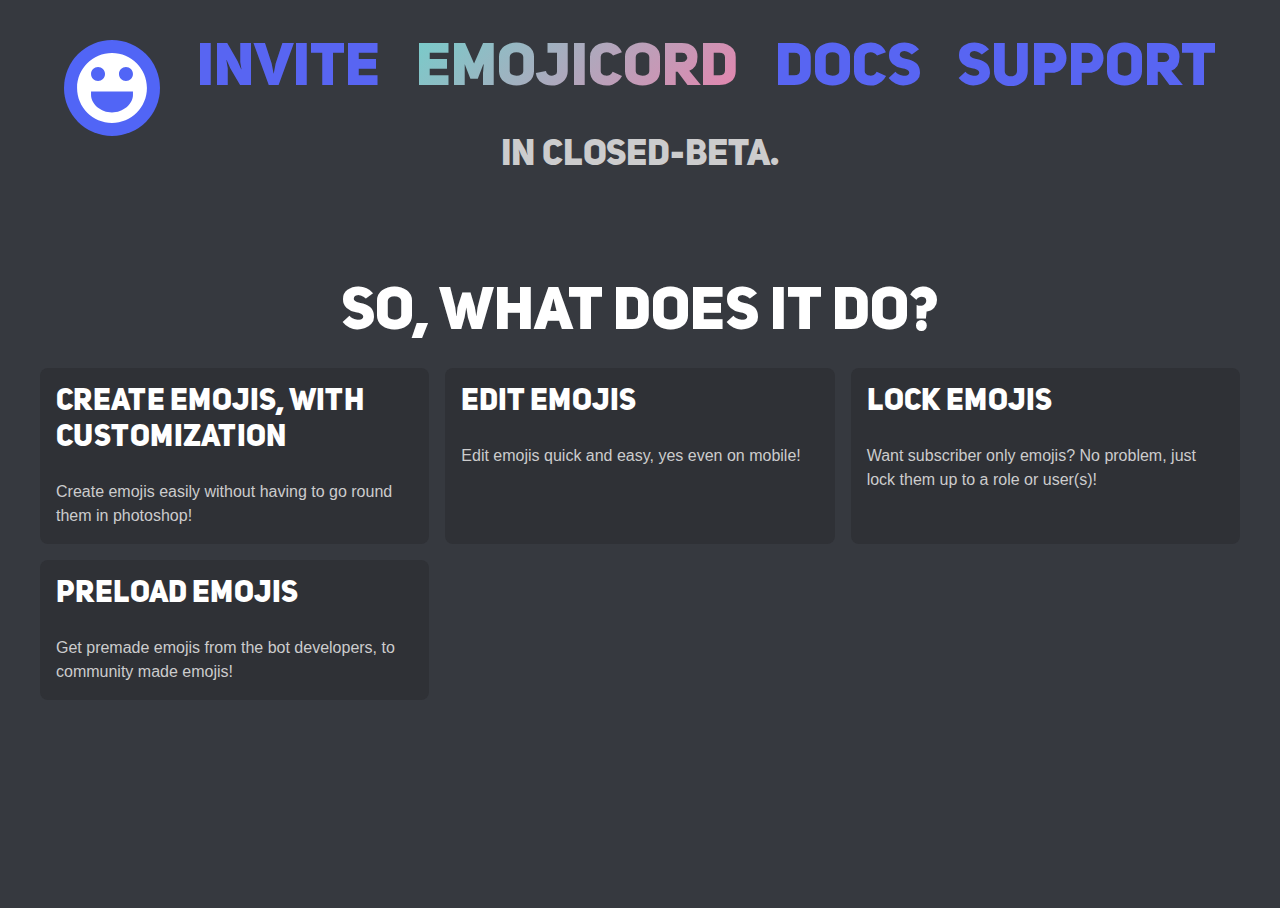
<file: index.html>
<!DOCTYPE html>
<html>

<head>
    <meta charset="utf-8" />
    <meta name="viewport" content="width=device-width, initial-scale=1.0, maximum-scale=1.0, user-scalable=no" />
    <title>Emojicord</title>
    <base href="/" />
    <!--<link href="css/bootstrap/bootstrap.min.css" rel="stylesheet" />-->
    <!--<link href="css/app.css" rel="stylesheet" />-->
    <link href="css/spinner.css" rel="stylesheet" />
    <!--<link href="Pepperbot.styles.css" rel="stylesheet" />-->
    <link rel="icon" href="rounded.svg">
    <link rel="stylesheet" href="_content/Radzen.Blazor/css/default-base.css">
    <link href="css/site.css" rel="stylesheet" />
    <link href="css/title.css" rel="stylesheet" />
    <link href="css/custom.css" rel="stylesheet" />

    <!-- https://tailwindui.com/documentation#requirements -->
    <link rel="stylesheet" href="https://rsms.me/inter/inter.css">
    <!--<link rel="stylesheet" href="_content/Radzen.Blazor/css/dark.css">-->
    <script src="_content/Radzen.Blazor/Radzen.Blazor.js"></script>

    <meta content="Emojicord" property="og:title" />
    <meta content="The all-in-one Discord emoji bot! Edit emojis, create emojis, and preload community-made emojis!" property="og:description" />
    <meta content="https://emojis.trtle.xyz/" property="og:url" />
    <meta content="https://emojis.trtle.xyz/logo.svg" property="og:image" />
    <meta content="#5865F2" data-react-helmet="true" name="theme-color" />
</head>

<body>
    <div id="app">
        <div class="spinner" style="align-items: center; position: center;">
            <div class="bounce1"></div>
            <div class="bounce2"></div>
            <div class="bounce3"></div>
        </div>
    </div>

    <div id="blazor-error-ui">
        An unhandled error has occurred.
        <a href="" class="reload">Reload</a>
        <a class="dismiss">🗙</a>
    </div>
    <script src="_framework/blazor.webassembly.js"></script>
    <!--<script src="_content/Microsoft.AspNetCore.Components.WebAssembly.Authentication/AuthenticationService.js"></script>-->

</body>

</html>
</file>
<file: css/spinner.css>
﻿.spinner {
    margin: 100px auto 0;
    width: 70px;
    text-align: center;
}

    .spinner > div {
        width: 18px;
        height: 18px;
        background-color: #fff;
        border-radius: 100%;
        display: inline-block;
        -webkit-animation: sk-bouncedelay 1.4s infinite ease-in-out both;
        animation: sk-bouncedelay 1.4s infinite ease-in-out both;
    }

    .spinner .bounce1 {
        -webkit-animation-delay: -0.32s;
        animation-delay: -0.32s;
    }

    .spinner .bounce2 {
        -webkit-animation-delay: -0.16s;
        animation-delay: -0.16s;
    }

@-webkit-keyframes sk-bouncedelay {
    0%, 80%, 100% {
        -webkit-transform: scale(0)
    }

    40% {
        -webkit-transform: scale(1.0)
    }
}

@keyframes sk-bouncedelay {
    0%, 80%, 100% {
        -webkit-transform: scale(0);
        transform: scale(0);
    }

    40% {
        -webkit-transform: scale(1.0);
        transform: scale(1.0);
    }
}
</file>
<file: Pepperbot.styles.css>
/* /Shared/MainLayout.razor.rz.scp.css */
.page[b-08fr6fjwus] {
    position: relative;
    display: flex;
    flex-direction: column;
}

main[b-08fr6fjwus] {
    flex: 1;
}

.sidebar[b-08fr6fjwus] {
    background-color: #272934;
}

.top-row[b-08fr6fjwus] {
    background-color: #f7f7f7;
    border-bottom: 1px solid #d6d5d5;
    justify-content: flex-end;
    height: 3.5rem;
    display: flex;
    align-items: center;
}

    .top-row[b-08fr6fjwus]  a, .top-row[b-08fr6fjwus]  .btn-link {
        white-space: nowrap;
        margin-left: 1.5rem;
        text-decoration: none;
    }

    .top-row[b-08fr6fjwus]  a:hover, .top-row[b-08fr6fjwus]  .btn-link:hover {
        text-decoration: underline;
    }

    .top-row[b-08fr6fjwus]  a:first-child {
        overflow: hidden;
        text-overflow: ellipsis;
    }

@media (max-width: 640.98px) {
    .top-row:not(.auth)[b-08fr6fjwus] {
        display: none;
    }

    .top-row.auth[b-08fr6fjwus] {
        justify-content: space-between;
    }

    .top-row[b-08fr6fjwus]  a, .top-row[b-08fr6fjwus]  .btn-link {
        margin-left: 0;
    }
}

@media (min-width: 641px) {
    .page[b-08fr6fjwus] {
        flex-direction: row;
    }

    .sidebar[b-08fr6fjwus] {
        width: 250px;
        height: 100vh;
        position: sticky;
        top: 0;
    }

    .top-row[b-08fr6fjwus] {
        position: sticky;
        top: 0;
        z-index: 1;
    }

    .top-row.auth[b-08fr6fjwus]  a:first-child {
        flex: 1;
        text-align: right;
        width: 0;
    }

    .top-row[b-08fr6fjwus], article[b-08fr6fjwus] {
        padding-left: 2rem !important;
        padding-right: 1.5rem !important;
    }
}
/* /Shared/NavMenu.razor.rz.scp.css */
.navbar-toggler[b-0n3ipwurq8] {
    background-color: rgba(255, 255, 255, 0.1);
}

.top-row[b-0n3ipwurq8] {
    height: 3.5rem;
    background-color: rgba(0,0,0,0.4);
}

.navbar-brand[b-0n3ipwurq8] {
    font-size: 1.1rem;
}

.oi[b-0n3ipwurq8] {
    width: 2rem;
    font-size: 1.1rem;
    vertical-align: text-top;
    top: -2px;
}

.nav-item[b-0n3ipwurq8] {
    font-size: 0.9rem;
    padding-bottom: 0.5rem;
}

    .nav-item:first-of-type[b-0n3ipwurq8] {
        padding-top: 1rem;
    }

    .nav-item:last-of-type[b-0n3ipwurq8] {
        padding-bottom: 1rem;
    }

    .nav-item[b-0n3ipwurq8]  a {
        color: #d7d7d7;
        border-radius: 4px;
        height: 3rem;
        display: flex;
        align-items: center;
        line-height: 3rem;
    }

.nav-item[b-0n3ipwurq8]  a.active {
    background-color: rgba(255,255,255,0.25);
    color: white;
}

.nav-item[b-0n3ipwurq8]  a:hover {
    background-color: rgba(255,255,255,0.1);
    color: white;
}

@media (min-width: 641px) {
    .navbar-toggler[b-0n3ipwurq8] {
        display: none;
    }

    .collapse[b-0n3ipwurq8] {
        /* Never collapse the sidebar for wide screens */
        display: block;
    }
}
</file>
<file: _content/Radzen.Blazor/css/default-base.css>
﻿@font-face {
  font-family: 'Material Icons';
  font-style: normal;
  font-weight: 400;
  src: local("Material Icons"), local("MaterialIcons-Regular"), url("../fonts/MaterialIcons-Regular.woff") format("woff"); }

@font-face {
  font-family: 'Source Sans Pro';
  font-weight: 200;
  font-style: normal;
  font-stretch: normal;
  src: local("SourceSansPro-ExtraLight"), local("Source Sans Pro"), url("../fonts/SourceSansPro-ExtraLight.woff") format("woff"); }

@font-face {
  font-family: 'Source Sans Pro';
  font-weight: 300;
  font-style: normal;
  font-stretch: normal;
  src: local("SourceSansPro-Light"), local("Source Sans Pro"), url("../fonts/SourceSansPro-Light.woff") format("woff"); }

@font-face {
  font-family: 'Source Sans Pro';
  font-weight: 400;
  font-style: normal;
  font-stretch: normal;
  src: local("SourceSansPro-Regular"), local("Source Sans Pro"), url("../fonts/SourceSansPro-Regular.woff") format("woff"); }

@font-face {
  font-family: 'Source Sans Pro';
  font-weight: 600;
  font-style: normal;
  font-stretch: normal;
  src: local("SourceSansPro-Semibold"), local("Source Sans Pro Semibold"), url("../fonts/SourceSansPro-Semibold.woff") format("woff"); }

@font-face {
  font-family: 'Source Sans Pro';
  font-weight: 700;
  font-style: normal;
  font-stretch: normal;
  src: local("SourceSansPro-Bold"), local("Source Sans Pro Bold"), url("../fonts/SourceSansPro-Bold.woff") format("woff"); }

@font-face {
  font-family: 'Source Sans Pro';
  font-weight: 900;
  font-style: normal;
  font-stretch: normal;
  src: local("SourceSansPro-Black"), local("Source Sans Pro Black"), url("../fonts/SourceSansPro-Black.woff") format("woff"); }

@font-face {
  font-family: 'Source Sans Pro';
  font-weight: 200;
  font-style: italic;
  font-stretch: normal;
  src: local("SourceSansPro-ExtraLightIt"), local("Source Sans Pro"), url("../fonts/SourceSansPro-ExtraLightIt.woff") format("woff"); }

@font-face {
  font-family: 'Source Sans Pro';
  font-weight: 300;
  font-style: italic;
  font-stretch: normal;
  src: local("SourceSansPro-LightIt"), local("Source Sans Pro"), url("../fonts/SourceSansPro-LightIt.woff") format("woff"); }

@font-face {
  font-family: 'Source Sans Pro';
  font-weight: 400;
  font-style: italic;
  font-stretch: normal;
  src: local("SourceSansPro-It"), local("Source Sans Pro"), url("../fonts/SourceSansPro-It.woff") format("woff"); }

@font-face {
  font-family: 'Source Sans Pro';
  font-weight: 600;
  font-style: italic;
  font-stretch: normal;
  src: local("SourceSansPro-SemiboldIt"), local("Source Sans Pro"), url("../fonts/SourceSansPro-SemiboldIt.woff") format("woff"); }

@font-face {
  font-family: 'Source Sans Pro';
  font-weight: 700;
  font-style: italic;
  font-stretch: normal;
  src: local("SourceSansPro-BoldIt"), local("Source Sans Pro"), url("../fonts/SourceSansPro-BoldIt.woff") format("woff"); }

@font-face {
  font-family: 'Source Sans Pro';
  font-weight: 900;
  font-style: italic;
  font-stretch: normal;
  src: local("SourceSansPro-BlackIt"), local("Source Sans Pro"), url("../fonts/SourceSansPro-BlackIt.woff") format("woff"); }

h1 {
  font-size: 2.25rem;
  font-weight: bold; }

h2 {
  font-size: 1.5rem;
  font-weight: 600; }

h3 {
  font-size: 1.25rem;
  font-weight: normal; }

h4 {
  font-size: 1.125rem;
  font-weight: 600; }

h5 {
  font-size: 1rem;
  font-weight: 600; }

h6 {
  font-size: 0.875rem;
  font-weight: 600; }

p {
  line-height: 1.38; }

label {
  margin-bottom: 0; }

.rzi, .rz-column-drag, .rz-datatable-loading-content .rzi-circle-o-notch, .rz-datatable-header .rzi-plus, .rz-sortable-column .rzi-grid-sort, .rz-datatable .rzi-chevron-circle-down, .rz-datatable .rzi-chevron-circle-right, .rz-fileupload-row .rz-button .rzi-close, .rz-fileupload-row .rz-paginator-element .rzi-close,
.rz-fileupload-row .rz-button .rzi-times,
.rz-fileupload-row .rz-paginator-element .rzi-times,
.rz-fileupload-row .rz-button .rz-icon-trash,
.rz-fileupload-row .rz-paginator-element .rz-icon-trash, .rz-menuitem .rz-menuitem-icon {
  font-family: 'Material Icons';
  font-weight: normal;
  font-style: normal;
  font-size: 1.5em;
  /* Preferred icon size */
  display: inline-block;
  width: 1em;
  height: 1em;
  line-height: 1;
  text-transform: none;
  letter-spacing: normal;
  word-wrap: normal;
  white-space: nowrap;
  direction: ltr;
  /* Support for all WebKit browsers. */
  -webkit-font-smoothing: antialiased;
  /* Support for Safari and Chrome. */
  text-rendering: optimizeLegibility;
  /* Support for Firefox. */
  -moz-osx-font-smoothing: grayscale;
  /* Support for IE. */
  -webkit-font-feature-settings: 'liga';
          font-feature-settings: 'liga'; }

.rz-helper-hidden-accessible {
  opacity: 0;
  height: 0;
  overflow: hidden; }

.rz-scrollbar-measure {
  width: 100px;
  height: 100px;
  overflow: scroll;
  position: absolute;
  top: -9999px; }

.rz-helper-hidden {
  display: none; }

@media (max-width: 768px) {
  body {
    overflow-x: hidden; }
  .header,
  .footer,
  .body {
    width: 100vw; } }

rz-button[type],
p-button[type] {
  -webkit-appearance: none; }

.rz-button, .rz-paginator-element {
  -webkit-appearance: none;
  border-radius: 4px;
  color: #ffffff;
  border: none;
  outline: none;
  line-height: initial;
  font-size: 1.0625rem;
  -webkit-box-shadow: none;
          box-shadow: none; }
  .rz-button:focus, .rz-paginator-element:focus {
    outline: none; }
  .rz-button:not(.rz-state-disabled), .rz-paginator-element:not(.rz-state-disabled) {
    cursor: pointer; }
    .rz-button:not(.rz-state-disabled):hover:not(:active), .rz-paginator-element:not(.rz-state-disabled):hover:not(:active) {
      background-image: -webkit-gradient(linear, left top, left bottom, from(rgba(255, 255, 255, 0.1)), to(rgba(255, 255, 255, 0.1)));
      background-image: -o-linear-gradient(rgba(255, 255, 255, 0.1), rgba(255, 255, 255, 0.1));
      background-image: linear-gradient(rgba(255, 255, 255, 0.1), rgba(255, 255, 255, 0.1));
      -webkit-box-shadow: inset 0 -3px 0 0 rgba(255, 255, 255, 0.2);
              box-shadow: inset 0 -3px 0 0 rgba(255, 255, 255, 0.2); }
    .rz-button:not(.rz-state-disabled):active, .rz-paginator-element:not(.rz-state-disabled):active {
      background-image: -webkit-gradient(linear, left top, left bottom, from(rgba(0, 0, 0, 0.1)), to(rgba(0, 0, 0, 0.1)));
      background-image: -o-linear-gradient(rgba(0, 0, 0, 0.1), rgba(0, 0, 0, 0.1));
      background-image: linear-gradient(rgba(0, 0, 0, 0.1), rgba(0, 0, 0, 0.1));
      -webkit-box-shadow: inset 0 3px 0 0 rgba(0, 0, 0, 0.1);
              box-shadow: inset 0 3px 0 0 rgba(0, 0, 0, 0.1); }
  .rz-button.rz-state-disabled, .rz-state-disabled.rz-paginator-element {
    opacity: 0.2; }
  .rz-button .rz-button-text, .rz-paginator-element .rz-button-text {
    vertical-align: middle;
    line-height: 1.5rem; }
  .rz-button .rzi, .rz-paginator-element .rzi, .rz-button .rz-column-drag, .rz-paginator-element .rz-column-drag, .rz-button .rz-datatable-loading-content .rzi-circle-o-notch, .rz-paginator-element .rz-datatable-loading-content .rzi-circle-o-notch, .rz-datatable-loading-content .rz-button .rzi-circle-o-notch, .rz-datatable-loading-content .rz-paginator-element .rzi-circle-o-notch, .rz-button .rz-datatable-header .rzi-plus, .rz-paginator-element .rz-datatable-header .rzi-plus, .rz-datatable-header .rz-button .rzi-plus, .rz-datatable-header .rz-paginator-element .rzi-plus, .rz-button .rz-sortable-column .rzi-grid-sort, .rz-paginator-element .rz-sortable-column .rzi-grid-sort, .rz-sortable-column .rz-button .rzi-grid-sort, .rz-sortable-column .rz-paginator-element .rzi-grid-sort, .rz-button .rz-datatable .rzi-chevron-circle-down, .rz-paginator-element .rz-datatable .rzi-chevron-circle-down, .rz-datatable .rz-button .rzi-chevron-circle-down, .rz-datatable .rz-paginator-element .rzi-chevron-circle-down, .rz-button .rz-datatable .rzi-chevron-circle-right, .rz-paginator-element .rz-datatable .rzi-chevron-circle-right, .rz-datatable .rz-button .rzi-chevron-circle-right, .rz-datatable .rz-paginator-element .rzi-chevron-circle-right, .rz-fileupload-row .rz-button .rzi-close, .rz-fileupload-row .rz-paginator-element .rzi-close,
  .rz-fileupload-row .rz-button .rzi-times,
  .rz-fileupload-row .rz-paginator-element .rzi-times,
  .rz-fileupload-row .rz-button .rz-icon-trash,
  .rz-fileupload-row .rz-paginator-element .rz-icon-trash, .rz-button .rz-menuitem .rz-menuitem-icon, .rz-paginator-element .rz-menuitem .rz-menuitem-icon, .rz-menuitem .rz-button .rz-menuitem-icon, .rz-menuitem .rz-paginator-element .rz-menuitem-icon {
    vertical-align: middle; }
  .rz-button.btn-primary, .btn-primary.rz-paginator-element {
    background-color: #ff6d41; }
  .rz-button.btn-light, .btn-light.rz-paginator-element {
    background-color: #e6ecef;
    color: #3a474d; }
  .rz-button.btn-secondary, .btn-secondary.rz-paginator-element {
    background-color: #479cc8; }
  .rz-button.btn-info, .btn-info.rz-paginator-element {
    background-color: #68d5c8; }
  .rz-button.btn-warning, .btn-warning.rz-paginator-element {
    background-color: #e6c54f; }
  .rz-button.btn-error, .btn-error.rz-paginator-element {
    background-color: #f9777f; }
  .rz-button.btn-danger, .btn-danger.rz-paginator-element {
    background-color: #f9777f; }
  .rz-button.btn-success, .btn-success.rz-paginator-element {
    background-color: #5dbf74; }
  .rz-button-md, .rz-date-filter-buttons .rz-button, .rz-date-filter-buttons .rz-paginator-element, .rz-fileupload-choose, .rz-selectbutton .rz-button, .rz-selectbutton .rz-paginator-element, .rz-splitbutton-menubutton, .rz-splitbutton .rz-button-text-icon-left,
  .rz-splitbutton .rz-button-text-only {
    font-size: 1.0625rem;
    font-weight: normal;
    padding: 0 2rem;
    height: 2.1875rem; }
    .rz-button-md.rz-button-text-icon-left, .rz-date-filter-buttons .rz-button-text-icon-left.rz-button, .rz-date-filter-buttons .rz-button-text-icon-left.rz-paginator-element, .rz-button-text-icon-left.rz-fileupload-choose, .rz-selectbutton .rz-button-text-icon-left.rz-button, .rz-selectbutton .rz-button-text-icon-left.rz-paginator-element, .rz-button-text-icon-left.rz-splitbutton-menubutton, .rz-splitbutton .rz-button-text-icon-left {
      padding: 0 1.375rem; }
    .rz-button-md.rz-button-icon-only, .rz-button-md.rz-paginator-element, .rz-date-filter-buttons .rz-button-icon-only.rz-button, .rz-date-filter-buttons .rz-paginator-element, .rz-button-icon-only.rz-fileupload-choose, .rz-fileupload-choose.rz-paginator-element, .rz-selectbutton .rz-button-icon-only.rz-button, .rz-selectbutton .rz-paginator-element, .rz-button-icon-only.rz-splitbutton-menubutton, .rz-splitbutton-menubutton.rz-paginator-element, .rz-splitbutton .rz-button-icon-only.rz-button-text-icon-left, .rz-splitbutton .rz-button-text-icon-left.rz-paginator-element,
    .rz-splitbutton .rz-button-icon-only.rz-button-text-only,
    .rz-splitbutton .rz-button-text-only.rz-paginator-element {
      padding: 0 0.5rem; }
    .rz-button-md .rzi, .rz-button-md .rz-column-drag, .rz-button-md .rz-datatable-loading-content .rzi-circle-o-notch, .rz-datatable-loading-content .rz-button-md .rzi-circle-o-notch, .rz-date-filter-buttons .rz-button .rzi, .rz-date-filter-buttons .rz-paginator-element .rzi, .rz-date-filter-buttons .rz-button .rz-column-drag, .rz-date-filter-buttons .rz-paginator-element .rz-column-drag, .rz-date-filter-buttons .rz-button .rz-datatable-loading-content .rzi-circle-o-notch, .rz-date-filter-buttons .rz-paginator-element .rz-datatable-loading-content .rzi-circle-o-notch, .rz-datatable-loading-content .rz-date-filter-buttons .rz-button .rzi-circle-o-notch, .rz-datatable-loading-content .rz-date-filter-buttons .rz-paginator-element .rzi-circle-o-notch, .rz-button-md .rz-datatable-header .rzi-plus, .rz-date-filter-buttons .rz-button .rz-datatable-header .rzi-plus, .rz-date-filter-buttons .rz-paginator-element .rz-datatable-header .rzi-plus, .rz-datatable-header .rz-button-md .rzi-plus, .rz-datatable-header .rz-date-filter-buttons .rz-button .rzi-plus, .rz-datatable-header .rz-date-filter-buttons .rz-paginator-element .rzi-plus, .rz-date-filter-buttons .rz-datatable-header .rz-button .rzi-plus, .rz-date-filter-buttons .rz-datatable-header .rz-paginator-element .rzi-plus, .rz-button-md .rz-sortable-column .rzi-grid-sort, .rz-date-filter-buttons .rz-button .rz-sortable-column .rzi-grid-sort, .rz-date-filter-buttons .rz-paginator-element .rz-sortable-column .rzi-grid-sort, .rz-sortable-column .rz-button-md .rzi-grid-sort, .rz-sortable-column .rz-date-filter-buttons .rz-button .rzi-grid-sort, .rz-sortable-column .rz-date-filter-buttons .rz-paginator-element .rzi-grid-sort, .rz-date-filter-buttons .rz-sortable-column .rz-button .rzi-grid-sort, .rz-date-filter-buttons .rz-sortable-column .rz-paginator-element .rzi-grid-sort, .rz-button-md .rz-datatable .rzi-chevron-circle-down, .rz-date-filter-buttons .rz-button .rz-datatable .rzi-chevron-circle-down, .rz-date-filter-buttons .rz-paginator-element .rz-datatable .rzi-chevron-circle-down, .rz-datatable .rz-button-md .rzi-chevron-circle-down, .rz-datatable .rz-date-filter-buttons .rz-button .rzi-chevron-circle-down, .rz-datatable .rz-date-filter-buttons .rz-paginator-element .rzi-chevron-circle-down, .rz-date-filter-buttons .rz-datatable .rz-button .rzi-chevron-circle-down, .rz-date-filter-buttons .rz-datatable .rz-paginator-element .rzi-chevron-circle-down, .rz-button-md .rz-datatable .rzi-chevron-circle-right, .rz-date-filter-buttons .rz-button .rz-datatable .rzi-chevron-circle-right, .rz-date-filter-buttons .rz-paginator-element .rz-datatable .rzi-chevron-circle-right, .rz-datatable .rz-button-md .rzi-chevron-circle-right, .rz-datatable .rz-date-filter-buttons .rz-button .rzi-chevron-circle-right, .rz-datatable .rz-date-filter-buttons .rz-paginator-element .rzi-chevron-circle-right, .rz-date-filter-buttons .rz-datatable .rz-button .rzi-chevron-circle-right, .rz-date-filter-buttons .rz-datatable .rz-paginator-element .rzi-chevron-circle-right, .rz-button-md .rz-fileupload-row .rz-button .rzi-close, .rz-button-md .rz-fileupload-row .rz-paginator-element .rzi-close, .rz-date-filter-buttons .rz-button .rz-fileupload-row .rz-button .rzi-close, .rz-date-filter-buttons .rz-paginator-element .rz-fileupload-row .rz-button .rzi-close, .rz-date-filter-buttons .rz-button .rz-fileupload-row .rz-paginator-element .rzi-close, .rz-date-filter-buttons .rz-paginator-element .rz-fileupload-row .rz-paginator-element .rzi-close, .rz-fileupload-row .rz-button .rz-button-md .rzi-close, .rz-fileupload-row .rz-paginator-element .rz-button-md .rzi-close, .rz-fileupload-row .rz-button .rz-date-filter-buttons .rz-button .rzi-close, .rz-fileupload-row .rz-paginator-element .rz-date-filter-buttons .rz-button .rzi-close, .rz-fileupload-row .rz-button .rz-date-filter-buttons .rz-paginator-element .rzi-close, .rz-fileupload-row .rz-paginator-element .rz-date-filter-buttons .rz-paginator-element .rzi-close, .rz-date-filter-buttons .rz-fileupload-row .rz-button .rz-button .rzi-close, .rz-date-filter-buttons .rz-fileupload-row .rz-paginator-element .rz-button .rzi-close, .rz-date-filter-buttons .rz-fileupload-row .rz-button .rz-paginator-element .rzi-close, .rz-date-filter-buttons .rz-fileupload-row .rz-paginator-element .rz-paginator-element .rzi-close,
    .rz-button-md .rz-fileupload-row .rz-button .rzi-times,
    .rz-button-md .rz-fileupload-row .rz-paginator-element .rzi-times,
    .rz-date-filter-buttons .rz-button .rz-fileupload-row .rz-button .rzi-times,
    .rz-date-filter-buttons .rz-paginator-element .rz-fileupload-row .rz-button .rzi-times,
    .rz-date-filter-buttons .rz-button .rz-fileupload-row .rz-paginator-element .rzi-times,
    .rz-date-filter-buttons .rz-paginator-element .rz-fileupload-row .rz-paginator-element .rzi-times,
    .rz-fileupload-row .rz-button .rz-button-md .rzi-times,
    .rz-fileupload-row .rz-paginator-element .rz-button-md .rzi-times,
    .rz-fileupload-row .rz-button .rz-date-filter-buttons .rz-button .rzi-times,
    .rz-fileupload-row .rz-paginator-element .rz-date-filter-buttons .rz-button .rzi-times,
    .rz-fileupload-row .rz-button .rz-date-filter-buttons .rz-paginator-element .rzi-times,
    .rz-fileupload-row .rz-paginator-element .rz-date-filter-buttons .rz-paginator-element .rzi-times,
    .rz-date-filter-buttons .rz-fileupload-row .rz-button .rz-button .rzi-times,
    .rz-date-filter-buttons .rz-fileupload-row .rz-paginator-element .rz-button .rzi-times,
    .rz-date-filter-buttons .rz-fileupload-row .rz-button .rz-paginator-element .rzi-times,
    .rz-date-filter-buttons .rz-fileupload-row .rz-paginator-element .rz-paginator-element .rzi-times,
    .rz-button-md .rz-fileupload-row .rz-button .rz-icon-trash,
    .rz-button-md .rz-fileupload-row .rz-paginator-element .rz-icon-trash,
    .rz-date-filter-buttons .rz-button .rz-fileupload-row .rz-button .rz-icon-trash,
    .rz-date-filter-buttons .rz-paginator-element .rz-fileupload-row .rz-button .rz-icon-trash,
    .rz-date-filter-buttons .rz-button .rz-fileupload-row .rz-paginator-element .rz-icon-trash,
    .rz-date-filter-buttons .rz-paginator-element .rz-fileupload-row .rz-paginator-element .rz-icon-trash,
    .rz-fileupload-row .rz-button .rz-button-md .rz-icon-trash,
    .rz-fileupload-row .rz-paginator-element .rz-button-md .rz-icon-trash,
    .rz-fileupload-row .rz-button .rz-date-filter-buttons .rz-button .rz-icon-trash,
    .rz-fileupload-row .rz-paginator-element .rz-date-filter-buttons .rz-button .rz-icon-trash,
    .rz-fileupload-row .rz-button .rz-date-filter-buttons .rz-paginator-element .rz-icon-trash,
    .rz-fileupload-row .rz-paginator-element .rz-date-filter-buttons .rz-paginator-element .rz-icon-trash,
    .rz-date-filter-buttons .rz-fileupload-row .rz-button .rz-button .rz-icon-trash,
    .rz-date-filter-buttons .rz-fileupload-row .rz-paginator-element .rz-button .rz-icon-trash,
    .rz-date-filter-buttons .rz-fileupload-row .rz-button .rz-paginator-element .rz-icon-trash,
    .rz-date-filter-buttons .rz-fileupload-row .rz-paginator-element .rz-paginator-element .rz-icon-trash, .rz-fileupload-choose .rzi, .rz-fileupload-choose .rz-column-drag, .rz-fileupload-choose .rz-datatable-loading-content .rzi-circle-o-notch, .rz-datatable-loading-content .rz-fileupload-choose .rzi-circle-o-notch, .rz-fileupload-choose .rz-datatable-header .rzi-plus, .rz-datatable-header .rz-fileupload-choose .rzi-plus, .rz-fileupload-choose .rz-sortable-column .rzi-grid-sort, .rz-sortable-column .rz-fileupload-choose .rzi-grid-sort, .rz-fileupload-choose .rz-datatable .rzi-chevron-circle-down, .rz-datatable .rz-fileupload-choose .rzi-chevron-circle-down, .rz-fileupload-choose .rz-datatable .rzi-chevron-circle-right, .rz-datatable .rz-fileupload-choose .rzi-chevron-circle-right, .rz-fileupload-choose .rz-fileupload-row .rz-button .rzi-close, .rz-fileupload-choose .rz-fileupload-row .rz-paginator-element .rzi-close, .rz-fileupload-row .rz-button .rz-fileupload-choose .rzi-close, .rz-fileupload-row .rz-paginator-element .rz-fileupload-choose .rzi-close,
    .rz-fileupload-choose .rz-fileupload-row .rz-button .rzi-times,
    .rz-fileupload-choose .rz-fileupload-row .rz-paginator-element .rzi-times,
    .rz-fileupload-row .rz-button .rz-fileupload-choose .rzi-times,
    .rz-fileupload-row .rz-paginator-element .rz-fileupload-choose .rzi-times,
    .rz-fileupload-choose .rz-fileupload-row .rz-button .rz-icon-trash,
    .rz-fileupload-choose .rz-fileupload-row .rz-paginator-element .rz-icon-trash,
    .rz-fileupload-row .rz-button .rz-fileupload-choose .rz-icon-trash,
    .rz-fileupload-row .rz-paginator-element .rz-fileupload-choose .rz-icon-trash, .rz-selectbutton .rz-button .rzi, .rz-selectbutton .rz-paginator-element .rzi, .rz-selectbutton .rz-button .rz-column-drag, .rz-selectbutton .rz-paginator-element .rz-column-drag, .rz-selectbutton .rz-button .rz-datatable-loading-content .rzi-circle-o-notch, .rz-selectbutton .rz-paginator-element .rz-datatable-loading-content .rzi-circle-o-notch, .rz-datatable-loading-content .rz-selectbutton .rz-button .rzi-circle-o-notch, .rz-datatable-loading-content .rz-selectbutton .rz-paginator-element .rzi-circle-o-notch, .rz-selectbutton .rz-button .rz-datatable-header .rzi-plus, .rz-selectbutton .rz-paginator-element .rz-datatable-header .rzi-plus, .rz-datatable-header .rz-selectbutton .rz-button .rzi-plus, .rz-datatable-header .rz-selectbutton .rz-paginator-element .rzi-plus, .rz-selectbutton .rz-button .rz-sortable-column .rzi-grid-sort, .rz-selectbutton .rz-paginator-element .rz-sortable-column .rzi-grid-sort, .rz-sortable-column .rz-selectbutton .rz-button .rzi-grid-sort, .rz-sortable-column .rz-selectbutton .rz-paginator-element .rzi-grid-sort, .rz-selectbutton .rz-button .rz-datatable .rzi-chevron-circle-down, .rz-selectbutton .rz-paginator-element .rz-datatable .rzi-chevron-circle-down, .rz-datatable .rz-selectbutton .rz-button .rzi-chevron-circle-down, .rz-datatable .rz-selectbutton .rz-paginator-element .rzi-chevron-circle-down, .rz-selectbutton .rz-button .rz-datatable .rzi-chevron-circle-right, .rz-selectbutton .rz-paginator-element .rz-datatable .rzi-chevron-circle-right, .rz-datatable .rz-selectbutton .rz-button .rzi-chevron-circle-right, .rz-datatable .rz-selectbutton .rz-paginator-element .rzi-chevron-circle-right, .rz-selectbutton .rz-fileupload-row .rz-button .rzi-close, .rz-selectbutton .rz-fileupload-row .rz-paginator-element .rzi-close, .rz-fileupload-row .rz-selectbutton .rz-button .rzi-close, .rz-fileupload-row .rz-selectbutton .rz-paginator-element .rzi-close,
    .rz-selectbutton .rz-fileupload-row .rz-button .rzi-times,
    .rz-selectbutton .rz-fileupload-row .rz-paginator-element .rzi-times,
    .rz-fileupload-row .rz-selectbutton .rz-button .rzi-times,
    .rz-fileupload-row .rz-selectbutton .rz-paginator-element .rzi-times,
    .rz-selectbutton .rz-fileupload-row .rz-button .rz-icon-trash,
    .rz-selectbutton .rz-fileupload-row .rz-paginator-element .rz-icon-trash,
    .rz-fileupload-row .rz-selectbutton .rz-button .rz-icon-trash,
    .rz-fileupload-row .rz-selectbutton .rz-paginator-element .rz-icon-trash, .rz-splitbutton-menubutton .rzi, .rz-splitbutton-menubutton .rz-column-drag, .rz-splitbutton-menubutton .rz-datatable-loading-content .rzi-circle-o-notch, .rz-datatable-loading-content .rz-splitbutton-menubutton .rzi-circle-o-notch, .rz-splitbutton-menubutton .rz-datatable-header .rzi-plus, .rz-datatable-header .rz-splitbutton-menubutton .rzi-plus, .rz-splitbutton-menubutton .rz-sortable-column .rzi-grid-sort, .rz-sortable-column .rz-splitbutton-menubutton .rzi-grid-sort, .rz-splitbutton-menubutton .rz-datatable .rzi-chevron-circle-down, .rz-datatable .rz-splitbutton-menubutton .rzi-chevron-circle-down, .rz-splitbutton-menubutton .rz-datatable .rzi-chevron-circle-right, .rz-datatable .rz-splitbutton-menubutton .rzi-chevron-circle-right, .rz-splitbutton-menubutton .rz-fileupload-row .rz-button .rzi-close, .rz-splitbutton-menubutton .rz-fileupload-row .rz-paginator-element .rzi-close, .rz-fileupload-row .rz-button .rz-splitbutton-menubutton .rzi-close, .rz-fileupload-row .rz-paginator-element .rz-splitbutton-menubutton .rzi-close,
    .rz-splitbutton-menubutton .rz-fileupload-row .rz-button .rzi-times,
    .rz-splitbutton-menubutton .rz-fileupload-row .rz-paginator-element .rzi-times,
    .rz-fileupload-row .rz-button .rz-splitbutton-menubutton .rzi-times,
    .rz-fileupload-row .rz-paginator-element .rz-splitbutton-menubutton .rzi-times,
    .rz-splitbutton-menubutton .rz-fileupload-row .rz-button .rz-icon-trash,
    .rz-splitbutton-menubutton .rz-fileupload-row .rz-paginator-element .rz-icon-trash,
    .rz-fileupload-row .rz-button .rz-splitbutton-menubutton .rz-icon-trash,
    .rz-fileupload-row .rz-paginator-element .rz-splitbutton-menubutton .rz-icon-trash, .rz-button-md .rz-menuitem .rz-menuitem-icon, .rz-date-filter-buttons .rz-button .rz-menuitem .rz-menuitem-icon, .rz-date-filter-buttons .rz-paginator-element .rz-menuitem .rz-menuitem-icon, .rz-fileupload-choose .rz-menuitem .rz-menuitem-icon, .rz-selectbutton .rz-button .rz-menuitem .rz-menuitem-icon, .rz-selectbutton .rz-paginator-element .rz-menuitem .rz-menuitem-icon, .rz-splitbutton-menubutton .rz-menuitem .rz-menuitem-icon, .rz-menuitem .rz-button-md .rz-menuitem-icon, .rz-menuitem .rz-date-filter-buttons .rz-button .rz-menuitem-icon, .rz-menuitem .rz-date-filter-buttons .rz-paginator-element .rz-menuitem-icon, .rz-date-filter-buttons .rz-menuitem .rz-button .rz-menuitem-icon, .rz-date-filter-buttons .rz-menuitem .rz-paginator-element .rz-menuitem-icon, .rz-menuitem .rz-fileupload-choose .rz-menuitem-icon, .rz-menuitem .rz-selectbutton .rz-button .rz-menuitem-icon, .rz-menuitem .rz-selectbutton .rz-paginator-element .rz-menuitem-icon, .rz-selectbutton .rz-menuitem .rz-button .rz-menuitem-icon, .rz-selectbutton .rz-menuitem .rz-paginator-element .rz-menuitem-icon, .rz-menuitem .rz-splitbutton-menubutton .rz-menuitem-icon, .rz-splitbutton .rz-button-text-icon-left .rzi, .rz-splitbutton .rz-button-text-icon-left .rz-column-drag, .rz-splitbutton .rz-button-text-icon-left .rz-datatable-loading-content .rzi-circle-o-notch, .rz-datatable-loading-content .rz-splitbutton .rz-button-text-icon-left .rzi-circle-o-notch, .rz-splitbutton .rz-button-text-icon-left .rz-datatable-header .rzi-plus, .rz-datatable-header .rz-splitbutton .rz-button-text-icon-left .rzi-plus, .rz-splitbutton .rz-button-text-icon-left .rz-sortable-column .rzi-grid-sort, .rz-sortable-column .rz-splitbutton .rz-button-text-icon-left .rzi-grid-sort, .rz-splitbutton .rz-button-text-icon-left .rz-datatable .rzi-chevron-circle-down, .rz-datatable .rz-splitbutton .rz-button-text-icon-left .rzi-chevron-circle-down, .rz-splitbutton .rz-button-text-icon-left .rz-datatable .rzi-chevron-circle-right, .rz-datatable .rz-splitbutton .rz-button-text-icon-left .rzi-chevron-circle-right, .rz-splitbutton .rz-button-text-icon-left .rz-fileupload-row .rz-button .rzi-close, .rz-splitbutton .rz-button-text-icon-left .rz-fileupload-row .rz-paginator-element .rzi-close, .rz-fileupload-row .rz-button .rz-splitbutton .rz-button-text-icon-left .rzi-close, .rz-fileupload-row .rz-paginator-element .rz-splitbutton .rz-button-text-icon-left .rzi-close,
    .rz-splitbutton .rz-button-text-icon-left .rz-fileupload-row .rz-button .rzi-times,
    .rz-splitbutton .rz-button-text-icon-left .rz-fileupload-row .rz-paginator-element .rzi-times,
    .rz-fileupload-row .rz-button .rz-splitbutton .rz-button-text-icon-left .rzi-times,
    .rz-fileupload-row .rz-paginator-element .rz-splitbutton .rz-button-text-icon-left .rzi-times,
    .rz-splitbutton .rz-button-text-icon-left .rz-fileupload-row .rz-button .rz-icon-trash,
    .rz-splitbutton .rz-button-text-icon-left .rz-fileupload-row .rz-paginator-element .rz-icon-trash,
    .rz-fileupload-row .rz-button .rz-splitbutton .rz-button-text-icon-left .rz-icon-trash,
    .rz-fileupload-row .rz-paginator-element .rz-splitbutton .rz-button-text-icon-left .rz-icon-trash, .rz-splitbutton .rz-button-text-icon-left .rz-menuitem .rz-menuitem-icon, .rz-menuitem .rz-splitbutton .rz-button-text-icon-left .rz-menuitem-icon,
    .rz-splitbutton .rz-button-text-only .rzi,
    .rz-splitbutton .rz-button-text-only .rz-column-drag,
    .rz-splitbutton .rz-button-text-only .rz-datatable-loading-content .rzi-circle-o-notch,
    .rz-datatable-loading-content .rz-splitbutton .rz-button-text-only .rzi-circle-o-notch,
    .rz-splitbutton .rz-button-text-only .rz-datatable-header .rzi-plus,
    .rz-datatable-header .rz-splitbutton .rz-button-text-only .rzi-plus,
    .rz-splitbutton .rz-button-text-only .rz-sortable-column .rzi-grid-sort,
    .rz-sortable-column .rz-splitbutton .rz-button-text-only .rzi-grid-sort,
    .rz-splitbutton .rz-button-text-only .rz-datatable .rzi-chevron-circle-down,
    .rz-datatable .rz-splitbutton .rz-button-text-only .rzi-chevron-circle-down,
    .rz-splitbutton .rz-button-text-only .rz-datatable .rzi-chevron-circle-right,
    .rz-datatable .rz-splitbutton .rz-button-text-only .rzi-chevron-circle-right,
    .rz-splitbutton .rz-button-text-only .rz-fileupload-row .rz-button .rzi-close,
    .rz-splitbutton .rz-button-text-only .rz-fileupload-row .rz-paginator-element .rzi-close,
    .rz-fileupload-row .rz-button .rz-splitbutton .rz-button-text-only .rzi-close,
    .rz-fileupload-row .rz-paginator-element .rz-splitbutton .rz-button-text-only .rzi-close,
    .rz-splitbutton .rz-button-text-only .rz-fileupload-row .rz-button .rzi-times,
    .rz-splitbutton .rz-button-text-only .rz-fileupload-row .rz-paginator-element .rzi-times,
    .rz-fileupload-row .rz-button .rz-splitbutton .rz-button-text-only .rzi-times,
    .rz-fileupload-row .rz-paginator-element .rz-splitbutton .rz-button-text-only .rzi-times,
    .rz-splitbutton .rz-button-text-only .rz-fileupload-row .rz-button .rz-icon-trash,
    .rz-splitbutton .rz-button-text-only .rz-fileupload-row .rz-paginator-element .rz-icon-trash,
    .rz-fileupload-row .rz-button .rz-splitbutton .rz-button-text-only .rz-icon-trash,
    .rz-fileupload-row .rz-paginator-element .rz-splitbutton .rz-button-text-only .rz-icon-trash,
    .rz-splitbutton .rz-button-text-only .rz-menuitem .rz-menuitem-icon,
    .rz-menuitem .rz-splitbutton .rz-button-text-only .rz-menuitem-icon {
      font-size: 1.0625rem;
      height: auto;
      line-height: 2.1875rem;
      width: 1.25rem; }
    .rz-button-md .rz-button-text, .rz-date-filter-buttons .rz-button .rz-button-text, .rz-date-filter-buttons .rz-paginator-element .rz-button-text, .rz-fileupload-choose .rz-button-text, .rz-selectbutton .rz-button .rz-button-text, .rz-selectbutton .rz-paginator-element .rz-button-text, .rz-splitbutton-menubutton .rz-button-text, .rz-splitbutton .rz-button-text-icon-left .rz-button-text,
    .rz-splitbutton .rz-button-text-only .rz-button-text {
      line-height: 2.1875rem; }
  .rz-button-sm, .rz-paginator-element, .rz-fileupload .rz-button, .rz-fileupload .rz-paginator-element {
    font-size: 0.875rem;
    padding: 0 2.875rem;
    height: 1.75rem; }
    .rz-button-sm.rz-button-text-icon-left, .rz-button-text-icon-left.rz-paginator-element, .rz-fileupload .rz-button-text-icon-left.rz-button {
      padding: 0 1.375rem; }
    .rz-button-sm.rz-button-icon-only, .rz-paginator-element, .rz-fileupload .rz-button-icon-only.rz-button, .rz-fileupload .rz-button.rz-paginator-element {
      padding: 0 0.3125rem; }
    .rz-button-sm .rzi, .rz-paginator-element .rzi, .rz-button-sm .rz-column-drag, .rz-paginator-element .rz-column-drag, .rz-button-sm .rz-datatable-loading-content .rzi-circle-o-notch, .rz-paginator-element .rz-datatable-loading-content .rzi-circle-o-notch, .rz-datatable-loading-content .rz-button-sm .rzi-circle-o-notch, .rz-datatable-loading-content .rz-paginator-element .rzi-circle-o-notch, .rz-button-sm .rz-datatable-header .rzi-plus, .rz-paginator-element .rz-datatable-header .rzi-plus, .rz-datatable-header .rz-button-sm .rzi-plus, .rz-datatable-header .rz-paginator-element .rzi-plus, .rz-button-sm .rz-sortable-column .rzi-grid-sort, .rz-paginator-element .rz-sortable-column .rzi-grid-sort, .rz-sortable-column .rz-button-sm .rzi-grid-sort, .rz-sortable-column .rz-paginator-element .rzi-grid-sort, .rz-button-sm .rz-datatable .rzi-chevron-circle-down, .rz-paginator-element .rz-datatable .rzi-chevron-circle-down, .rz-datatable .rz-button-sm .rzi-chevron-circle-down, .rz-datatable .rz-paginator-element .rzi-chevron-circle-down, .rz-button-sm .rz-datatable .rzi-chevron-circle-right, .rz-paginator-element .rz-datatable .rzi-chevron-circle-right, .rz-datatable .rz-button-sm .rzi-chevron-circle-right, .rz-datatable .rz-paginator-element .rzi-chevron-circle-right, .rz-button-sm .rz-fileupload-row .rz-button .rzi-close, .rz-paginator-element .rz-fileupload-row .rz-button .rzi-close, .rz-button-sm .rz-fileupload-row .rz-paginator-element .rzi-close, .rz-paginator-element .rz-fileupload-row .rz-paginator-element .rzi-close, .rz-fileupload-row .rz-button .rz-button-sm .rzi-close, .rz-fileupload-row .rz-button .rz-paginator-element .rzi-close, .rz-fileupload-row .rz-paginator-element .rz-button-sm .rzi-close, .rz-fileupload-row .rz-paginator-element .rz-paginator-element .rzi-close,
    .rz-button-sm .rz-fileupload-row .rz-button .rzi-times,
    .rz-paginator-element .rz-fileupload-row .rz-button .rzi-times,
    .rz-button-sm .rz-fileupload-row .rz-paginator-element .rzi-times,
    .rz-paginator-element .rz-fileupload-row .rz-paginator-element .rzi-times,
    .rz-fileupload-row .rz-button .rz-button-sm .rzi-times,
    .rz-fileupload-row .rz-button .rz-paginator-element .rzi-times,
    .rz-fileupload-row .rz-paginator-element .rz-button-sm .rzi-times,
    .rz-fileupload-row .rz-paginator-element .rz-paginator-element .rzi-times,
    .rz-button-sm .rz-fileupload-row .rz-button .rz-icon-trash,
    .rz-paginator-element .rz-fileupload-row .rz-button .rz-icon-trash,
    .rz-button-sm .rz-fileupload-row .rz-paginator-element .rz-icon-trash,
    .rz-paginator-element .rz-fileupload-row .rz-paginator-element .rz-icon-trash,
    .rz-fileupload-row .rz-button .rz-button-sm .rz-icon-trash,
    .rz-fileupload-row .rz-button .rz-paginator-element .rz-icon-trash,
    .rz-fileupload-row .rz-paginator-element .rz-button-sm .rz-icon-trash,
    .rz-fileupload-row .rz-paginator-element .rz-paginator-element .rz-icon-trash, .rz-fileupload .rz-button .rzi, .rz-fileupload .rz-button .rz-column-drag, .rz-fileupload .rz-button .rz-datatable-loading-content .rzi-circle-o-notch, .rz-datatable-loading-content .rz-fileupload .rz-button .rzi-circle-o-notch, .rz-fileupload .rz-button .rz-datatable-header .rzi-plus, .rz-datatable-header .rz-fileupload .rz-button .rzi-plus, .rz-fileupload .rz-button .rz-sortable-column .rzi-grid-sort, .rz-sortable-column .rz-fileupload .rz-button .rzi-grid-sort, .rz-fileupload .rz-button .rz-datatable .rzi-chevron-circle-down, .rz-datatable .rz-fileupload .rz-button .rzi-chevron-circle-down, .rz-fileupload .rz-button .rz-datatable .rzi-chevron-circle-right, .rz-datatable .rz-fileupload .rz-button .rzi-chevron-circle-right, .rz-fileupload .rz-fileupload-row .rz-button .rzi-close, .rz-fileupload .rz-fileupload-row .rz-paginator-element .rzi-close, .rz-fileupload-row .rz-fileupload .rz-button .rzi-close, .rz-fileupload-row .rz-fileupload .rz-paginator-element .rzi-close,
    .rz-fileupload .rz-fileupload-row .rz-button .rzi-times,
    .rz-fileupload .rz-fileupload-row .rz-paginator-element .rzi-times,
    .rz-fileupload-row .rz-fileupload .rz-button .rzi-times,
    .rz-fileupload-row .rz-fileupload .rz-paginator-element .rzi-times,
    .rz-fileupload .rz-fileupload-row .rz-button .rz-icon-trash,
    .rz-fileupload .rz-fileupload-row .rz-paginator-element .rz-icon-trash,
    .rz-fileupload-row .rz-fileupload .rz-button .rz-icon-trash,
    .rz-fileupload-row .rz-fileupload .rz-paginator-element .rz-icon-trash, .rz-button-sm .rz-menuitem .rz-menuitem-icon, .rz-paginator-element .rz-menuitem .rz-menuitem-icon, .rz-fileupload .rz-button .rz-menuitem .rz-menuitem-icon, .rz-menuitem .rz-button-sm .rz-menuitem-icon, .rz-menuitem .rz-paginator-element .rz-menuitem-icon, .rz-menuitem .rz-fileupload .rz-button .rz-menuitem-icon, .rz-fileupload .rz-menuitem .rz-button .rz-menuitem-icon {
      font-size: 0.9375rem;
      height: auto;
      line-height: 1.75rem;
      width: 1.125rem; }
    .rz-button-sm .rz-button-text, .rz-paginator-element .rz-button-text, .rz-fileupload .rz-button .rz-button-text {
      line-height: 1.75rem; }

@-webkit-keyframes button-icon-spin {
  from {
    -webkit-transform: rotate(0deg);
            transform: rotate(0deg); }
  to {
    -webkit-transform: rotate(360deg);
            transform: rotate(360deg); } }

@keyframes button-icon-spin {
  from {
    -webkit-transform: rotate(0deg);
            transform: rotate(0deg); }
  to {
    -webkit-transform: rotate(360deg);
            transform: rotate(360deg); } }

.rz-badge {
  color: #ffffff;
  display: inline-block;
  padding: .25em .4em;
  font-size: 75%;
  font-weight: 700;
  line-height: 1;
  text-align: center;
  white-space: nowrap; }

.rz-badge-primary {
  background-color: #ff6d41; }

.rz-badge-light {
  background-color: #e6ecef;
  color: #3a474d; }

.rz-badge-secondary {
  background-color: #479cc8; }

.rz-badge-info {
  background-color: #68d5c8; }

.rz-badge-warning {
  background-color: #e6c54f; }

.rz-badge-error {
  background-color: #f9777f; }

.rz-badge-danger {
  background-color: #f9777f; }

.rz-badge-success {
  background-color: #5dbf74; }

.rz-badge-pill {
  border-radius: 4px; }

.rz-autocomplete:hover, .rz-radiobutton-box:hover:not(.rz-state-disabled), .rz-chkbox-box:hover:not(.rz-state-disabled), .rz-colorpicker:hover:not(:focus), .rz-lookup-search input:hover:not(:focus), .rz-spinner:hover:not(:focus), .rz-calendar .rz-inputtext:hover:not(:focus), .rz-multiselect:hover:not(:focus), .rz-dropdown:hover:not(:focus), .mask:hover:not(:focus), .rz-textarea:hover:not(:focus), .rz-textbox:hover:not(:focus) {
  -webkit-box-shadow: inset 0 4px 7px 0 rgba(0, 0, 0, 0.03);
          box-shadow: inset 0 4px 7px 0 rgba(0, 0, 0, 0.03);
  border: 1px solid #cecece; }

.rz-spinner.rz-state-disabled, .rz-calendar.rz-state-disabled .rz-inputtext, .rz-listbox.rz-state-disabled, .rz-autocomplete-input:disabled, .rz-state-disabled.rz-multiselect, .rz-state-disabled.rz-dropdown, .rz-radiobutton-box.rz-state-disabled, .rz-chkbox-box.rz-state-disabled, .rz-colorpicker:disabled, .rz-lookup-search input:disabled, .rz-spinner:disabled, .rz-calendar .rz-inputtext:disabled, .rz-multiselect:disabled, .rz-dropdown:disabled, .mask:disabled, .rz-textarea:disabled, .rz-textbox:disabled {
  color: rgba(58, 58, 58, 0.4);
  -webkit-box-shadow: inset 0 4px 7px 0 rgba(0, 0, 0, 0.03);
          box-shadow: inset 0 4px 7px 0 rgba(0, 0, 0, 0.03);
  background-color: rgba(255, 255, 255, 0.7);
  border: solid 1px #eaeaea; }
  .rz-spinner.rz-state-disabled::-webkit-input-placeholder, .rz-calendar.rz-state-disabled .rz-inputtext::-webkit-input-placeholder, .rz-listbox.rz-state-disabled::-webkit-input-placeholder, .rz-autocomplete-input:disabled::-webkit-input-placeholder, .rz-state-disabled.rz-multiselect::-webkit-input-placeholder, .rz-state-disabled.rz-dropdown::-webkit-input-placeholder, .rz-radiobutton-box.rz-state-disabled::-webkit-input-placeholder, .rz-chkbox-box.rz-state-disabled::-webkit-input-placeholder, .rz-colorpicker:disabled::-webkit-input-placeholder, .rz-lookup-search input:disabled::-webkit-input-placeholder, .rz-spinner:disabled::-webkit-input-placeholder, .rz-calendar .rz-inputtext:disabled::-webkit-input-placeholder, .rz-multiselect:disabled::-webkit-input-placeholder, .rz-dropdown:disabled::-webkit-input-placeholder, .mask:disabled::-webkit-input-placeholder, .rz-textarea:disabled::-webkit-input-placeholder, .rz-textbox:disabled::-webkit-input-placeholder {
    color: rgba(58, 58, 58, 0.4); }
  .rz-spinner.rz-state-disabled::-moz-placeholder, .rz-calendar.rz-state-disabled .rz-inputtext::-moz-placeholder, .rz-listbox.rz-state-disabled::-moz-placeholder, .rz-autocomplete-input:disabled::-moz-placeholder, .rz-state-disabled.rz-multiselect::-moz-placeholder, .rz-state-disabled.rz-dropdown::-moz-placeholder, .rz-radiobutton-box.rz-state-disabled::-moz-placeholder, .rz-chkbox-box.rz-state-disabled::-moz-placeholder, .rz-colorpicker:disabled::-moz-placeholder, .rz-lookup-search input:disabled::-moz-placeholder, .rz-spinner:disabled::-moz-placeholder, .rz-calendar .rz-inputtext:disabled::-moz-placeholder, .rz-multiselect:disabled::-moz-placeholder, .rz-dropdown:disabled::-moz-placeholder, .mask:disabled::-moz-placeholder, .rz-textarea:disabled::-moz-placeholder, .rz-textbox:disabled::-moz-placeholder {
    color: rgba(58, 58, 58, 0.4); }
  .rz-spinner.rz-state-disabled:-ms-input-placeholder, .rz-calendar.rz-state-disabled .rz-inputtext:-ms-input-placeholder, .rz-listbox.rz-state-disabled:-ms-input-placeholder, .rz-autocomplete-input:disabled:-ms-input-placeholder, .rz-state-disabled.rz-multiselect:-ms-input-placeholder, .rz-state-disabled.rz-dropdown:-ms-input-placeholder, .rz-radiobutton-box.rz-state-disabled:-ms-input-placeholder, .rz-chkbox-box.rz-state-disabled:-ms-input-placeholder, .rz-colorpicker:disabled:-ms-input-placeholder, .rz-lookup-search input:disabled:-ms-input-placeholder, .rz-spinner:disabled:-ms-input-placeholder, .rz-calendar .rz-inputtext:disabled:-ms-input-placeholder, .rz-multiselect:disabled:-ms-input-placeholder, .rz-dropdown:disabled:-ms-input-placeholder, .mask:disabled:-ms-input-placeholder, .rz-textarea:disabled:-ms-input-placeholder, .rz-textbox:disabled:-ms-input-placeholder {
    color: rgba(58, 58, 58, 0.4); }
  .rz-spinner.rz-state-disabled::-ms-input-placeholder, .rz-calendar.rz-state-disabled .rz-inputtext::-ms-input-placeholder, .rz-listbox.rz-state-disabled::-ms-input-placeholder, .rz-autocomplete-input:disabled::-ms-input-placeholder, .rz-state-disabled.rz-multiselect::-ms-input-placeholder, .rz-state-disabled.rz-dropdown::-ms-input-placeholder, .rz-radiobutton-box.rz-state-disabled::-ms-input-placeholder, .rz-chkbox-box.rz-state-disabled::-ms-input-placeholder, .rz-colorpicker:disabled::-ms-input-placeholder, .rz-lookup-search input:disabled::-ms-input-placeholder, .rz-spinner:disabled::-ms-input-placeholder, .rz-calendar .rz-inputtext:disabled::-ms-input-placeholder, .rz-multiselect:disabled::-ms-input-placeholder, .rz-dropdown:disabled::-ms-input-placeholder, .mask:disabled::-ms-input-placeholder, .rz-textarea:disabled::-ms-input-placeholder, .rz-textbox:disabled::-ms-input-placeholder {
    color: rgba(58, 58, 58, 0.4); }
  .rz-spinner.rz-state-disabled::placeholder, .rz-calendar.rz-state-disabled .rz-inputtext::placeholder, .rz-listbox.rz-state-disabled::placeholder, .rz-autocomplete-input:disabled::placeholder, .rz-state-disabled.rz-multiselect::placeholder, .rz-state-disabled.rz-dropdown::placeholder, .rz-radiobutton-box.rz-state-disabled::placeholder, .rz-chkbox-box.rz-state-disabled::placeholder, .rz-colorpicker:disabled::placeholder, .rz-lookup-search input:disabled::placeholder, .rz-spinner:disabled::placeholder, .rz-calendar .rz-inputtext:disabled::placeholder, .rz-multiselect:disabled::placeholder, .rz-dropdown:disabled::placeholder, .mask:disabled::placeholder, .rz-textarea:disabled::placeholder, .rz-textbox:disabled::placeholder {
    color: rgba(58, 58, 58, 0.4); }
  .rz-spinner.rz-state-disabled .rz-inputtext, .rz-calendar.rz-state-disabled .rz-inputtext .rz-inputtext, .rz-listbox.rz-state-disabled .rz-inputtext, .rz-autocomplete-input:disabled .rz-inputtext, .rz-state-disabled.rz-multiselect .rz-inputtext, .rz-state-disabled.rz-dropdown .rz-inputtext, .rz-radiobutton-box.rz-state-disabled .rz-inputtext, .rz-chkbox-box.rz-state-disabled .rz-inputtext, .rz-colorpicker:disabled .rz-inputtext, .rz-lookup-search input:disabled .rz-inputtext, .rz-spinner:disabled .rz-inputtext, .rz-calendar .rz-inputtext:disabled .rz-inputtext, .rz-multiselect:disabled .rz-inputtext, .rz-dropdown:disabled .rz-inputtext, .mask:disabled .rz-inputtext, .rz-textarea:disabled .rz-inputtext, .rz-textbox:disabled .rz-inputtext {
    background-color: rgba(255, 255, 255, 0.7);
    color: rgba(58, 58, 58, 0.4); }

input {
  color: #212529;
  font-size: 0.875rem; }
  input::-webkit-input-placeholder {
    color: #3a3a3a; }
  input::-moz-placeholder {
    color: #3a3a3a; }
  input:-ms-input-placeholder {
    color: #3a3a3a; }
  input::-ms-input-placeholder {
    color: #3a3a3a; }
  input::placeholder {
    color: #3a3a3a; }

.rz-colorpicker, .rz-lookup-search input, .rz-spinner, .rz-calendar .rz-inputtext, .rz-multiselect, .rz-dropdown, .mask, .rz-textarea, .rz-textbox {
  padding: 0.1875rem 0.625rem; }

.rz-colorpicker, .rz-lookup-search input, .rz-spinner, .rz-calendar .rz-inputtext, .rz-multiselect, .rz-dropdown, .mask, .rz-textarea, .rz-textbox {
  border: 1px solid #dadfe2;
  border-radius: 4px;
  -webkit-box-shadow: inset 0 4px 3px 0 rgba(0, 0, 0, 0.03);
          box-shadow: inset 0 4px 3px 0 rgba(0, 0, 0, 0.03);
  background-color: #ffffff; }

.rz-colorpicker, .rz-lookup-search input, .rz-spinner, .rz-calendar .rz-inputtext, .rz-multiselect, .rz-dropdown, .mask, .rz-textarea, .rz-textbox {
  height: 2.1875rem;
  line-height: 1.75rem;
  color: #212529;
  font-size: 0.875rem; }

@media (max-width: 768px) {
  .rz-colorpicker, .rz-lookup-search input, .rz-spinner, .rz-calendar .rz-inputtext, .rz-multiselect, .rz-dropdown, .mask, .rz-textarea, .rz-textbox,
  input {
    font-size: 1rem; } }

.header {
  background-color: #ffffff;
  min-height: 3.125rem;
  border-bottom: 1px solid #eaeef0;
  color: #212529;
  -webkit-box-shadow: none;
          box-shadow: none; }
  .header.fixed {
    position: fixed;
    top: 0;
    left: 0;
    right: 0;
    z-index: 2; }

.footer {
  padding: 1rem;
  border-top: 1px solid #eaeef0;
  background-color: #ffffff;
  color: #212529; }
  .footer.fixed {
    position: fixed;
    z-index: 2;
    bottom: 0;
    left: 0;
    right: 0; }

.rz-sidebar {
  background-color: #3a474d;
  border-right: 1px solid #eaeef0;
  position: fixed;
  overflow: auto;
  left: 0;
  top: 0;
  bottom: 0;
  z-index: 2;
  width: 250px; }

.rz-card {
  padding: 1.25rem 1.5625rem;
  border-radius: 4px;
  -webkit-box-shadow: 0 6px 14px 0 rgba(0, 0, 0, 0.06);
          box-shadow: 0 6px 14px 0 rgba(0, 0, 0, 0.06);
  background-color: #ffffff; }
  .rz-card h1,
  .rz-card h2,
  .rz-card h3,
  .rz-card h4,
  .rz-card h5,
  .rz-card h6 {
    margin-bottom: 0.8125rem; }
  .rz-card p {
    margin-bottom: 0; }

.body {
  padding: 1rem; }

.rz-accordion {
  -webkit-box-shadow: none;
          box-shadow: none; }

.rz-accordion-header {
  background-color: #ffffff; }
  .rz-accordion-header a[role='tab'] {
    color: #212529;
    line-height: 1.5rem;
    text-decoration: none;
    color: inherit;
    display: -webkit-box;
    display: -ms-flexbox;
    display: flex;
    -webkit-box-align: center;
        -ms-flex-align: center;
            align-items: center;
    font-weight: 600; }
  .rz-accordion-header:hover {
    color: #479cc8; }

.rz-accordion-toggle-icon {
  width: 1.5rem;
  height: 1.5rem;
  font-size: 1.5rem;
  margin: 0 0.375rem 0 0; }
  .rz-accordion-toggle-icon.rzi-chevron-right:before {
    content: 'arrow_right'; }
  .rz-accordion-toggle-icon.rzi-chevron-down:before {
    content: 'arrow_drop_down'; }

.rz-state-active a[role='tab'] {
  color: #479cc8; }

.rz-accordion-content-wrapper-overflown {
  overflow: hidden; }

.rz-accordion-content {
  background-color: #ffffff;
  padding: 0.5rem 0.5rem 0.5rem 2rem; }

.rz-panel {
  background: #ffffff;
  border-radius: 4px;
  padding: 0.625rem 1.25rem;
  -webkit-box-shadow: none;
          box-shadow: none;
  display: -webkit-box;
  display: -ms-flexbox;
  display: flex;
  -webkit-box-orient: vertical;
  -webkit-box-direction: normal;
      -ms-flex-direction: column;
          flex-direction: column; }

.rz-panel-titlebar {
  display: -webkit-box;
  display: -ms-flexbox;
  display: flex;
  -webkit-box-pack: justify;
      -ms-flex-pack: justify;
          justify-content: space-between; }

.rz-panel-content {
  margin: 1.4375rem 0 0 0; }

.rz-panel-content-wrapper[aria-hidden='true'] {
  display: none; }

.rz-panel-title {
  line-height: 1.5rem;
  font-weight: 600; }

.rz-panel-titlebar-toggler {
  width: 1.625rem;
  height: 1.625rem;
  border-radius: 2px;
  background-color: #e6ecef;
  color: inherit;
  display: -webkit-box;
  display: -ms-flexbox;
  display: flex;
  -webkit-box-align: center;
      -ms-flex-align: center;
          align-items: center;
  -webkit-box-pack: center;
      -ms-flex-pack: center;
          justify-content: center; }
  .rz-panel-titlebar-toggler:hover {
    text-decoration: none;
    color: #479cc8; }
  .rz-panel-titlebar-toggler .rzi-minus:before {
    content: 'remove'; }
  .rz-panel-titlebar-toggler .rzi-plus:before {
    content: 'add'; }

.sidebar-toggle {
  -webkit-appearance: none;
  border: none;
  padding: 0.8125rem;
  margin: 0 1rem 0 0;
  border-right: 1px solid #eaeef0;
  background-color: #ffffff;
  color: #000; }
  .sidebar-toggle:focus {
    outline: none; }
  .sidebar-toggle:hover {
    color: #479cc8;
    background: #ffffff;
    border-radius: 0; }
  .sidebar-toggle .rzi, .sidebar-toggle .rz-column-drag, .sidebar-toggle .rz-datatable-loading-content .rzi-circle-o-notch, .rz-datatable-loading-content .sidebar-toggle .rzi-circle-o-notch, .sidebar-toggle .rz-datatable-header .rzi-plus, .rz-datatable-header .sidebar-toggle .rzi-plus, .sidebar-toggle .rz-sortable-column .rzi-grid-sort, .rz-sortable-column .sidebar-toggle .rzi-grid-sort, .sidebar-toggle .rz-datatable .rzi-chevron-circle-down, .rz-datatable .sidebar-toggle .rzi-chevron-circle-down, .sidebar-toggle .rz-datatable .rzi-chevron-circle-right, .rz-datatable .sidebar-toggle .rzi-chevron-circle-right, .sidebar-toggle .rz-fileupload-row .rz-button .rzi-close, .sidebar-toggle .rz-fileupload-row .rz-paginator-element .rzi-close, .rz-fileupload-row .rz-button .sidebar-toggle .rzi-close, .rz-fileupload-row .rz-paginator-element .sidebar-toggle .rzi-close,
  .sidebar-toggle .rz-fileupload-row .rz-button .rzi-times,
  .sidebar-toggle .rz-fileupload-row .rz-paginator-element .rzi-times,
  .rz-fileupload-row .rz-button .sidebar-toggle .rzi-times,
  .rz-fileupload-row .rz-paginator-element .sidebar-toggle .rzi-times,
  .sidebar-toggle .rz-fileupload-row .rz-button .rz-icon-trash,
  .sidebar-toggle .rz-fileupload-row .rz-paginator-element .rz-icon-trash,
  .rz-fileupload-row .rz-button .sidebar-toggle .rz-icon-trash,
  .rz-fileupload-row .rz-paginator-element .sidebar-toggle .rz-icon-trash, .sidebar-toggle .rz-menuitem .rz-menuitem-icon, .rz-menuitem .sidebar-toggle .rz-menuitem-icon {
    width: 1.5rem;
    height: 1.5rem; }

.rz-navigation-item-link {
  display: -webkit-box;
  display: -ms-flexbox;
  display: flex;
  -webkit-box-align: center;
      -ms-flex-align: center;
          align-items: center;
  cursor: default; }
  .rz-navigation-item-link:hover {
    text-decoration: none; }

.rz-navigation-item-text {
  -webkit-box-flex: 1;
      -ms-flex: auto;
          flex: auto; }

.rz-context-menu .rz-menu {
  -webkit-box-orient: vertical;
  -webkit-box-direction: normal;
      -ms-flex-direction: column;
          flex-direction: column; }

.rz-context-menu .rz-menu, .rz-context-menu .rz-navigation-menu {
  -webkit-box-shadow: 0 10px 8px 0 rgba(58, 71, 77, 0.06);
          box-shadow: 0 10px 8px 0 rgba(58, 71, 77, 0.06);
  border: 1px solid #dadfe2; }

.rz-menu:not(.rz-profile-menu) {
  list-style: none;
  margin: 0;
  padding: 0;
  display: -webkit-box;
  display: -ms-flexbox;
  display: flex;
  background-color: #ffffff; }
  .rz-menu:not(.rz-profile-menu) .rz-navigation-item-link {
    color: #3a474d;
    white-space: nowrap; }
  .rz-menu:not(.rz-profile-menu) .rz-navigation-item-wrapper {
    padding: 0.8125rem 0.625rem; }
    .rz-menu:not(.rz-profile-menu) .rz-navigation-item-wrapper:hover .rz-navigation-item-link {
      color: #479cc8; }
  .rz-menu:not(.rz-profile-menu) .rz-navigation-item-wrapper-active .rz-navigation-item-link {
    color: #3a474d; }
  .rz-menu:not(.rz-profile-menu) > .rz-navigation-item > .rz-navigation-item-wrapper-active:before {
    position: absolute;
    content: '';
    bottom: -2px;
    height: 1px;
    left: 0;
    right: 0;
    background-color: #3a474d;
    margin-left: 0.75rem; }
  .rz-menu:not(.rz-profile-menu) .rz-navigation-item {
    position: relative; }
  .rz-menu:not(.rz-profile-menu) .rz-navigation-menu {
    list-style: none;
    overflow: hidden;
    position: absolute;
    padding: 0;
    margin: 0;
    min-width: 100%;
    -webkit-box-shadow: 0 10px 8px 0 rgba(58, 71, 77, 0.06);
            box-shadow: 0 10px 8px 0 rgba(58, 71, 77, 0.06);
    border-radius: 2px;
    background-color: #ffffff; }
    .rz-menu:not(.rz-profile-menu) .rz-navigation-menu .rz-navigation-item-wrapper {
      padding: 0.375rem 1.25rem; }
      .rz-menu:not(.rz-profile-menu) .rz-navigation-menu .rz-navigation-item-wrapper:hover {
        background-color: #479cc8; }
        .rz-menu:not(.rz-profile-menu) .rz-navigation-menu .rz-navigation-item-wrapper:hover .rz-navigation-item-link {
          color: #ffffff; }
    .rz-menu:not(.rz-profile-menu) .rz-navigation-menu .rz-navigation-item-link {
      color: #3a474d;
      white-space: nowrap; }
    .rz-menu:not(.rz-profile-menu) .rz-navigation-menu .rz-navigation-menu {
      position: static;
      -webkit-box-shadow: none;
              box-shadow: none; }
      .rz-menu:not(.rz-profile-menu) .rz-navigation-menu .rz-navigation-menu .rz-navigation-item-link {
        color: #3a474d;
        margin-left: 0.75rem; }
      .rz-menu:not(.rz-profile-menu) .rz-navigation-menu .rz-navigation-menu .rz-navigation-menu .rz-navigation-item-link {
        margin-left: 1.5rem; }
      .rz-menu:not(.rz-profile-menu) .rz-navigation-menu .rz-navigation-menu .rz-navigation-menu .rz-navigation-menu .rz-navigation-item-link {
        margin-left: 2.25rem; }
  .rz-menu:not(.rz-profile-menu) .rzi:not(.rz-navigation-item-icon-children), .rz-menu:not(.rz-profile-menu) .rz-column-drag:not(.rz-navigation-item-icon-children), .rz-menu:not(.rz-profile-menu) .rz-datatable-loading-content .rzi-circle-o-notch:not(.rz-navigation-item-icon-children), .rz-datatable-loading-content .rz-menu:not(.rz-profile-menu) .rzi-circle-o-notch:not(.rz-navigation-item-icon-children), .rz-menu:not(.rz-profile-menu) .rz-datatable-header .rzi-plus:not(.rz-navigation-item-icon-children), .rz-datatable-header .rz-menu:not(.rz-profile-menu) .rzi-plus:not(.rz-navigation-item-icon-children), .rz-menu:not(.rz-profile-menu) .rz-sortable-column .rzi-grid-sort:not(.rz-navigation-item-icon-children), .rz-sortable-column .rz-menu:not(.rz-profile-menu) .rzi-grid-sort:not(.rz-navigation-item-icon-children), .rz-menu:not(.rz-profile-menu) .rz-datatable .rzi-chevron-circle-down:not(.rz-navigation-item-icon-children), .rz-datatable .rz-menu:not(.rz-profile-menu) .rzi-chevron-circle-down:not(.rz-navigation-item-icon-children), .rz-menu:not(.rz-profile-menu) .rz-datatable .rzi-chevron-circle-right:not(.rz-navigation-item-icon-children), .rz-datatable .rz-menu:not(.rz-profile-menu) .rzi-chevron-circle-right:not(.rz-navigation-item-icon-children), .rz-menu:not(.rz-profile-menu) .rz-fileupload-row .rz-button .rzi-close:not(.rz-navigation-item-icon-children), .rz-menu:not(.rz-profile-menu) .rz-fileupload-row .rz-paginator-element .rzi-close:not(.rz-navigation-item-icon-children), .rz-fileupload-row .rz-button .rz-menu:not(.rz-profile-menu) .rzi-close:not(.rz-navigation-item-icon-children), .rz-fileupload-row .rz-paginator-element .rz-menu:not(.rz-profile-menu) .rzi-close:not(.rz-navigation-item-icon-children),
  .rz-menu:not(.rz-profile-menu) .rz-fileupload-row .rz-button .rzi-times:not(.rz-navigation-item-icon-children),
  .rz-menu:not(.rz-profile-menu) .rz-fileupload-row .rz-paginator-element .rzi-times:not(.rz-navigation-item-icon-children),
  .rz-fileupload-row .rz-button .rz-menu:not(.rz-profile-menu) .rzi-times:not(.rz-navigation-item-icon-children),
  .rz-fileupload-row .rz-paginator-element .rz-menu:not(.rz-profile-menu) .rzi-times:not(.rz-navigation-item-icon-children),
  .rz-menu:not(.rz-profile-menu) .rz-fileupload-row .rz-button .rz-icon-trash:not(.rz-navigation-item-icon-children),
  .rz-menu:not(.rz-profile-menu) .rz-fileupload-row .rz-paginator-element .rz-icon-trash:not(.rz-navigation-item-icon-children),
  .rz-fileupload-row .rz-button .rz-menu:not(.rz-profile-menu) .rz-icon-trash:not(.rz-navigation-item-icon-children),
  .rz-fileupload-row .rz-paginator-element .rz-menu:not(.rz-profile-menu) .rz-icon-trash:not(.rz-navigation-item-icon-children), .rz-menu:not(.rz-profile-menu) .rz-menuitem .rz-menuitem-icon:not(.rz-navigation-item-icon-children), .rz-menuitem .rz-menu:not(.rz-profile-menu) .rz-menuitem-icon:not(.rz-navigation-item-icon-children) {
    margin: 0 0.625rem 0 0; }

.rz-menu-toggle-item {
  display: none;
  padding: 0.8125rem 0.625rem;
  text-align: right;
  width: 100%;
  height: 100%; }

.rz-menu-toggle {
  -webkit-appearance: none;
     -moz-appearance: none;
          appearance: none;
  background-color: transparent;
  border: none;
  display: -webkit-inline-box;
  display: -ms-inline-flexbox;
  display: inline-flex;
  -webkit-box-align: center;
      -ms-flex-align: center;
          align-items: center;
  -webkit-box-pack: center;
      -ms-flex-pack: center;
          justify-content: center;
  padding: 0; }
  .rz-menu-toggle:active {
    background-color: transparent;
    color: inherit; }

@media (max-width: 768px) {
  .rz-menu.rz-menu-closed:not(.rz-profile-menu) .rz-navigation-item {
    display: none; }
  .rz-menu:not(.rz-profile-menu) .rz-menu-toggle .rzi, .rz-menu:not(.rz-profile-menu) .rz-menu-toggle .rz-column-drag, .rz-menu:not(.rz-profile-menu) .rz-menu-toggle .rz-datatable-loading-content .rzi-circle-o-notch, .rz-datatable-loading-content .rz-menu:not(.rz-profile-menu) .rz-menu-toggle .rzi-circle-o-notch, .rz-menu:not(.rz-profile-menu) .rz-menu-toggle .rz-datatable-header .rzi-plus, .rz-datatable-header .rz-menu:not(.rz-profile-menu) .rz-menu-toggle .rzi-plus, .rz-menu:not(.rz-profile-menu) .rz-menu-toggle .rz-sortable-column .rzi-grid-sort, .rz-sortable-column .rz-menu:not(.rz-profile-menu) .rz-menu-toggle .rzi-grid-sort, .rz-menu:not(.rz-profile-menu) .rz-menu-toggle .rz-datatable .rzi-chevron-circle-down, .rz-datatable .rz-menu:not(.rz-profile-menu) .rz-menu-toggle .rzi-chevron-circle-down, .rz-menu:not(.rz-profile-menu) .rz-menu-toggle .rz-datatable .rzi-chevron-circle-right, .rz-datatable .rz-menu:not(.rz-profile-menu) .rz-menu-toggle .rzi-chevron-circle-right, .rz-menu:not(.rz-profile-menu) .rz-menu-toggle .rz-fileupload-row .rz-button .rzi-close, .rz-menu:not(.rz-profile-menu) .rz-menu-toggle .rz-fileupload-row .rz-paginator-element .rzi-close, .rz-fileupload-row .rz-button .rz-menu:not(.rz-profile-menu) .rz-menu-toggle .rzi-close, .rz-fileupload-row .rz-paginator-element .rz-menu:not(.rz-profile-menu) .rz-menu-toggle .rzi-close,
  .rz-menu:not(.rz-profile-menu) .rz-menu-toggle .rz-fileupload-row .rz-button .rzi-times,
  .rz-menu:not(.rz-profile-menu) .rz-menu-toggle .rz-fileupload-row .rz-paginator-element .rzi-times,
  .rz-fileupload-row .rz-button .rz-menu:not(.rz-profile-menu) .rz-menu-toggle .rzi-times,
  .rz-fileupload-row .rz-paginator-element .rz-menu:not(.rz-profile-menu) .rz-menu-toggle .rzi-times,
  .rz-menu:not(.rz-profile-menu) .rz-menu-toggle .rz-fileupload-row .rz-button .rz-icon-trash,
  .rz-menu:not(.rz-profile-menu) .rz-menu-toggle .rz-fileupload-row .rz-paginator-element .rz-icon-trash,
  .rz-fileupload-row .rz-button .rz-menu:not(.rz-profile-menu) .rz-menu-toggle .rz-icon-trash,
  .rz-fileupload-row .rz-paginator-element .rz-menu:not(.rz-profile-menu) .rz-menu-toggle .rz-icon-trash, .rz-menu:not(.rz-profile-menu) .rz-menu-toggle .rz-menuitem .rz-menuitem-icon, .rz-menuitem .rz-menu:not(.rz-profile-menu) .rz-menu-toggle .rz-menuitem-icon {
    margin: 0; }
  .rz-menu.rz-menu-open:not(.rz-profile-menu) {
    display: block; }
    .rz-menu.rz-menu-open:not(.rz-profile-menu) .rz-navigation-item {
      background-color: inherit; }
    .rz-menu.rz-menu-open:not(.rz-profile-menu) .rz-navigation-menu {
      position: static;
      -webkit-box-shadow: none;
              box-shadow: none; }
  .rz-menu:not(.rz-profile-menu) .rz-menu-toggle-item {
    display: block; }
  .rz-menu:not(.rz-profile-menu) .rz-navigation-item-wrapper-active:before {
    display: none !important; } }

.rz-panel-menu {
  list-style: none;
  padding: 0;
  margin-bottom: 0;
  overflow: auto;
  color: #ffffff;
  background-color: #3a474d; }
  .rz-panel-menu .rz-navigation-item {
    border-bottom: solid 1px #363d40; }
  .rz-panel-menu .rz-navigation-item-active {
    background-color: #28363c; }
  .rz-panel-menu .rz-navigation-item-wrapper {
    position: relative;
    line-height: 1.575;
    padding: 0.625rem 0; }
    .rz-panel-menu .rz-navigation-item-wrapper:hover {
      background-color: #28363c;
      color: #ffffff; }
  .rz-panel-menu .rz-navigation-item-wrapper-active {
    background-color: #28363c; }
    .rz-panel-menu .rz-navigation-item-wrapper-active:before {
      position: absolute;
      content: '';
      top: 0;
      bottom: 0;
      width: 4px;
      background-color: #479cc8; }
  .rz-panel-menu .rz-navigation-item-link {
    padding: 0 1.25rem 0 1.25rem;
    color: inherit;
    cursor: pointer; }
  .rz-panel-menu a.rz-navigation-item-link {
    cursor: pointer; }
  .rz-panel-menu .rz-navigation-item-text {
    -webkit-box-flex: 1;
        -ms-flex: auto;
            flex: auto; }
  .rz-panel-menu .rz-navigation-item-icon-children {
    font-size: 1.5rem; }
  .rz-panel-menu .rz-navigation-item-icon {
    height: 1.575;
    width: 1.5rem;
    color: #88989b;
    margin: 0 0.9375rem 0 0; }
  .rz-panel-menu .rz-navigation-menu {
    list-style: none;
    padding: 0;
    margin-bottom: 0;
    overflow: hidden; }
    .rz-panel-menu .rz-navigation-menu .rz-navigation-item-active {
      background-color: #1f2b31;
      color: inherit; }
    .rz-panel-menu .rz-navigation-menu .rz-navigation-item-wrapper {
      padding: 0.25rem 0;
      background-color: #28363c; }
      .rz-panel-menu .rz-navigation-menu .rz-navigation-item-wrapper:hover {
        background-color: #1f2b31;
        color: inherit; }
    .rz-panel-menu .rz-navigation-menu .rz-navigation-item-icon {
      margin: 0 0.75rem 0 -2.25rem; }
    .rz-panel-menu .rz-navigation-menu .rz-navigation-menu .rz-navigation-item-link {
      padding-left: 0.75rem; }
    .rz-panel-menu .rz-navigation-menu .rz-navigation-menu .rz-navigation-item-active,
    .rz-panel-menu .rz-navigation-menu .rz-navigation-menu .rz-navigation-item-wrapper-active {
      background-color: #172024;
      color: inherit; }
    .rz-panel-menu .rz-navigation-menu .rz-navigation-menu .rz-navigation-item-wrapper {
      background-color: #1f2b31;
      color: inherit; }
      .rz-panel-menu .rz-navigation-menu .rz-navigation-menu .rz-navigation-item-wrapper:hover {
        background-color: #172024;
        color: inherit; }
    .rz-panel-menu .rz-navigation-menu .rz-navigation-item {
      border-bottom: none;
      font-size: 0.875rem; }
      .rz-panel-menu .rz-navigation-menu .rz-navigation-item .rz-navigation-item-link {
        padding-left: 3.625rem; }

ul.rz-profile-menu {
  list-style: none;
  margin-bottom: 0;
  padding: 0.5625rem 1.25rem;
  display: inline-block;
  background-color: #ffffff;
  border-left: 1px solid #eaeef0;
  position: relative;
  z-index: 1; }
  ul.rz-profile-menu .rz-navigation-item-icon-children {
    color: #479cc8; }
  ul.rz-profile-menu .rz-navigation-menu {
    border-radius: 2px;
    background-color: #ffffff;
    -webkit-box-shadow: 0 10px 8px 0 rgba(58, 71, 77, 0.06);
            box-shadow: 0 10px 8px 0 rgba(58, 71, 77, 0.06);
    overflow: hidden;
    margin-bottom: 0;
    padding: 0;
    position: absolute;
    text-align: left;
    top: calc(100% - 2px);
    min-width: 100%;
    right: 0;
    white-space: nowrap; }
    ul.rz-profile-menu .rz-navigation-menu .rz-navigation-item-wrapper {
      padding: 0.375rem 1.25rem; }
      ul.rz-profile-menu .rz-navigation-menu .rz-navigation-item-wrapper:hover {
        background-color: #479cc8;
        color: #ffffff; }
        ul.rz-profile-menu .rz-navigation-menu .rz-navigation-item-wrapper:hover .rz-navigation-item-link {
          color: #ffffff; }
        ul.rz-profile-menu .rz-navigation-menu .rz-navigation-item-wrapper:hover .rz-navigation-item-text {
          color: #ffffff; }
    ul.rz-profile-menu .rz-navigation-menu .rz-navigation-item-link,
    ul.rz-profile-menu .rz-navigation-menu .rz-navigation-item-text {
      color: #3a474d; }
    ul.rz-profile-menu .rz-navigation-menu .rzi, ul.rz-profile-menu .rz-navigation-menu .rz-column-drag, ul.rz-profile-menu .rz-navigation-menu .rz-datatable-loading-content .rzi-circle-o-notch, .rz-datatable-loading-content ul.rz-profile-menu .rz-navigation-menu .rzi-circle-o-notch, ul.rz-profile-menu .rz-navigation-menu .rz-datatable-header .rzi-plus, .rz-datatable-header ul.rz-profile-menu .rz-navigation-menu .rzi-plus, ul.rz-profile-menu .rz-navigation-menu .rz-sortable-column .rzi-grid-sort, .rz-sortable-column ul.rz-profile-menu .rz-navigation-menu .rzi-grid-sort, ul.rz-profile-menu .rz-navigation-menu .rz-datatable .rzi-chevron-circle-down, .rz-datatable ul.rz-profile-menu .rz-navigation-menu .rzi-chevron-circle-down, ul.rz-profile-menu .rz-navigation-menu .rz-datatable .rzi-chevron-circle-right, .rz-datatable ul.rz-profile-menu .rz-navigation-menu .rzi-chevron-circle-right, ul.rz-profile-menu .rz-navigation-menu .rz-fileupload-row .rz-button .rzi-close, ul.rz-profile-menu .rz-navigation-menu .rz-fileupload-row .rz-paginator-element .rzi-close, .rz-fileupload-row .rz-button ul.rz-profile-menu .rz-navigation-menu .rzi-close, .rz-fileupload-row .rz-paginator-element ul.rz-profile-menu .rz-navigation-menu .rzi-close,
    ul.rz-profile-menu .rz-navigation-menu .rz-fileupload-row .rz-button .rzi-times,
    ul.rz-profile-menu .rz-navigation-menu .rz-fileupload-row .rz-paginator-element .rzi-times,
    .rz-fileupload-row .rz-button ul.rz-profile-menu .rz-navigation-menu .rzi-times,
    .rz-fileupload-row .rz-paginator-element ul.rz-profile-menu .rz-navigation-menu .rzi-times,
    ul.rz-profile-menu .rz-navigation-menu .rz-fileupload-row .rz-button .rz-icon-trash,
    ul.rz-profile-menu .rz-navigation-menu .rz-fileupload-row .rz-paginator-element .rz-icon-trash,
    .rz-fileupload-row .rz-button ul.rz-profile-menu .rz-navigation-menu .rz-icon-trash,
    .rz-fileupload-row .rz-paginator-element ul.rz-profile-menu .rz-navigation-menu .rz-icon-trash, ul.rz-profile-menu .rz-navigation-menu .rz-menuitem .rz-menuitem-icon, .rz-menuitem ul.rz-profile-menu .rz-navigation-menu .rz-menuitem-icon {
      width: 1.125rem;
      height: 1.125rem;
      font-size: 1.125rem;
      margin: 0 0.625rem 0 0; }

.rz-gravatar {
  width: 2rem;
  height: 2rem;
  display: inline-block;
  border-radius: 50%; }

.rz-steps ul {
  list-style: none;
  padding: 0; }

.rz-steps .rz-menuitem-link {
  display: -webkit-inline-box;
  display: -ms-inline-flexbox;
  display: inline-flex;
  -webkit-box-align: center;
      -ms-flex-align: center;
          align-items: center;
  color: #212529;
  cursor: pointer; }
  .rz-steps .rz-menuitem-link:hover {
    text-decoration: none;
    color: #479cc8 !important; }

.rz-steps .rz-state-disabled .rz-menuitem-link {
  color: rgba(33, 37, 41, 0.5);
  cursor: default; }
  .rz-steps .rz-state-disabled .rz-menuitem-link:hover {
    color: rgba(33, 37, 41, 0.5) !important; }

.rz-steps .rz-state-highlight .rz-steps-title {
  color: #479cc8; }

.rz-steps .rz-state-highlight .rz-steps-number {
  background: #479cc8;
  color: #ffffff; }

.rz-steps-item {
  display: inline-block; }

.rz-steps-title {
  margin: 0 0.8125rem; }

.rz-steps-number {
  text-align: center;
  line-height: 1;
  color: #212529;
  padding: 0.4375rem 0;
  width: 2rem;
  height: 2rem;
  background-color: #e6ecef;
  border-radius: 50%; }

.rz-steps-buttons {
  display: -webkit-box;
  display: -ms-flexbox;
  display: flex;
  -webkit-box-pack: justify;
      -ms-flex-pack: justify;
          justify-content: space-between; }

.rz-steps-next,
.rz-steps-prev {
  display: -webkit-inline-box;
  display: -ms-inline-flexbox;
  display: inline-flex;
  -webkit-box-align: center;
      -ms-flex-align: center;
          align-items: center;
  color: #6d787d !important; }
  .rz-steps-next:not(.rz-state-disabled):hover,
  .rz-steps-prev:not(.rz-state-disabled):hover {
    cursor: pointer;
    color: #479cc8 !important; }
  .rz-steps-next:hover,
  .rz-steps-prev:hover {
    text-decoration: none; }
  .rz-steps-next.rz-state-disabled,
  .rz-steps-prev.rz-state-disabled {
    color: rgba(109, 120, 125, 0.5) !important; }
  .rz-steps-next .rzi, .rz-steps-next .rz-column-drag, .rz-steps-next .rz-datatable-loading-content .rzi-circle-o-notch, .rz-datatable-loading-content .rz-steps-next .rzi-circle-o-notch, .rz-steps-next .rz-datatable-header .rzi-plus, .rz-datatable-header .rz-steps-next .rzi-plus, .rz-steps-next .rz-sortable-column .rzi-grid-sort, .rz-sortable-column .rz-steps-next .rzi-grid-sort, .rz-steps-next .rz-datatable .rzi-chevron-circle-down, .rz-datatable .rz-steps-next .rzi-chevron-circle-down, .rz-steps-next .rz-datatable .rzi-chevron-circle-right, .rz-datatable .rz-steps-next .rzi-chevron-circle-right, .rz-steps-next .rz-fileupload-row .rz-button .rzi-close, .rz-steps-next .rz-fileupload-row .rz-paginator-element .rzi-close, .rz-fileupload-row .rz-button .rz-steps-next .rzi-close, .rz-fileupload-row .rz-paginator-element .rz-steps-next .rzi-close,
  .rz-steps-next .rz-fileupload-row .rz-button .rzi-times,
  .rz-steps-next .rz-fileupload-row .rz-paginator-element .rzi-times,
  .rz-fileupload-row .rz-button .rz-steps-next .rzi-times,
  .rz-fileupload-row .rz-paginator-element .rz-steps-next .rzi-times,
  .rz-steps-next .rz-fileupload-row .rz-button .rz-icon-trash,
  .rz-steps-next .rz-fileupload-row .rz-paginator-element .rz-icon-trash,
  .rz-fileupload-row .rz-button .rz-steps-next .rz-icon-trash,
  .rz-fileupload-row .rz-paginator-element .rz-steps-next .rz-icon-trash, .rz-steps-next .rz-menuitem .rz-menuitem-icon, .rz-menuitem .rz-steps-next .rz-menuitem-icon,
  .rz-steps-prev .rzi,
  .rz-steps-prev .rz-column-drag,
  .rz-steps-prev .rz-datatable-loading-content .rzi-circle-o-notch,
  .rz-datatable-loading-content .rz-steps-prev .rzi-circle-o-notch,
  .rz-steps-prev .rz-datatable-header .rzi-plus,
  .rz-datatable-header .rz-steps-prev .rzi-plus,
  .rz-steps-prev .rz-sortable-column .rzi-grid-sort,
  .rz-sortable-column .rz-steps-prev .rzi-grid-sort,
  .rz-steps-prev .rz-datatable .rzi-chevron-circle-down,
  .rz-datatable .rz-steps-prev .rzi-chevron-circle-down,
  .rz-steps-prev .rz-datatable .rzi-chevron-circle-right,
  .rz-datatable .rz-steps-prev .rzi-chevron-circle-right,
  .rz-steps-prev .rz-fileupload-row .rz-button .rzi-close,
  .rz-steps-prev .rz-fileupload-row .rz-paginator-element .rzi-close,
  .rz-fileupload-row .rz-button .rz-steps-prev .rzi-close,
  .rz-fileupload-row .rz-paginator-element .rz-steps-prev .rzi-close,
  .rz-steps-prev .rz-fileupload-row .rz-button .rzi-times,
  .rz-steps-prev .rz-fileupload-row .rz-paginator-element .rzi-times,
  .rz-fileupload-row .rz-button .rz-steps-prev .rzi-times,
  .rz-fileupload-row .rz-paginator-element .rz-steps-prev .rzi-times,
  .rz-steps-prev .rz-fileupload-row .rz-button .rz-icon-trash,
  .rz-steps-prev .rz-fileupload-row .rz-paginator-element .rz-icon-trash,
  .rz-fileupload-row .rz-button .rz-steps-prev .rz-icon-trash,
  .rz-fileupload-row .rz-paginator-element .rz-steps-prev .rz-icon-trash,
  .rz-steps-prev .rz-menuitem .rz-menuitem-icon,
  .rz-menuitem .rz-steps-prev .rz-menuitem-icon {
    font-size: 1.25rem; }

.rz-textarea {
  padding: 0.1875rem 0.625rem;
  height: auto; }

.rz-checkbox-list-vertical .rz-checkbox {
  display: -webkit-box;
  display: -ms-flexbox;
  display: flex;
  -webkit-box-align: center;
      -ms-flex-align: center;
          align-items: center;
  margin: 1rem 0;
  cursor: pointer; }

.rz-checkbox-list-horizontal .rz-checkbox {
  display: -webkit-inline-box;
  display: -ms-inline-flexbox;
  display: inline-flex;
  -webkit-box-align: center;
      -ms-flex-align: center;
          align-items: center; }

.rz-chkbox-label {
  margin: 0 1rem 0 0.5rem;
  cursor: pointer; }

.rz-chkbox {
  display: inline-block;
  vertical-align: middle;
  position: relative;
  width: 1.25rem;
  height: 1.25rem; }
  .rz-chkbox .rz-helper-hidden-accessible {
    opacity: 0;
    height: 0;
    overflow: hidden; }

.rz-chkbox-box {
  position: absolute;
  cursor: pointer;
  top: 0;
  left: 0;
  bottom: 0;
  right: 0;
  display: -webkit-box;
  display: -ms-flexbox;
  display: flex;
  -webkit-box-align: center;
      -ms-flex-align: center;
          align-items: center;
  -webkit-box-pack: center;
      -ms-flex-pack: center;
          justify-content: center;
  border: 1px solid #dadfe2;
  border-radius: 2px;
  -webkit-box-shadow: inset 0 4px 3px 0 rgba(0, 0, 0, 0.03);
          box-shadow: inset 0 4px 3px 0 rgba(0, 0, 0, 0.03);
  background-color: #ffffff; }
  .rz-chkbox-box .rzi, .rz-chkbox-box .rz-column-drag, .rz-chkbox-box .rz-datatable-loading-content .rzi-circle-o-notch, .rz-datatable-loading-content .rz-chkbox-box .rzi-circle-o-notch, .rz-chkbox-box .rz-datatable-header .rzi-plus, .rz-datatable-header .rz-chkbox-box .rzi-plus, .rz-chkbox-box .rz-sortable-column .rzi-grid-sort, .rz-sortable-column .rz-chkbox-box .rzi-grid-sort, .rz-chkbox-box .rz-datatable .rzi-chevron-circle-down, .rz-datatable .rz-chkbox-box .rzi-chevron-circle-down, .rz-chkbox-box .rz-datatable .rzi-chevron-circle-right, .rz-datatable .rz-chkbox-box .rzi-chevron-circle-right, .rz-chkbox-box .rz-fileupload-row .rz-button .rzi-close, .rz-chkbox-box .rz-fileupload-row .rz-paginator-element .rzi-close, .rz-fileupload-row .rz-button .rz-chkbox-box .rzi-close, .rz-fileupload-row .rz-paginator-element .rz-chkbox-box .rzi-close,
  .rz-chkbox-box .rz-fileupload-row .rz-button .rzi-times,
  .rz-chkbox-box .rz-fileupload-row .rz-paginator-element .rzi-times,
  .rz-fileupload-row .rz-button .rz-chkbox-box .rzi-times,
  .rz-fileupload-row .rz-paginator-element .rz-chkbox-box .rzi-times,
  .rz-chkbox-box .rz-fileupload-row .rz-button .rz-icon-trash,
  .rz-chkbox-box .rz-fileupload-row .rz-paginator-element .rz-icon-trash,
  .rz-fileupload-row .rz-button .rz-chkbox-box .rz-icon-trash,
  .rz-fileupload-row .rz-paginator-element .rz-chkbox-box .rz-icon-trash, .rz-chkbox-box .rz-menuitem .rz-menuitem-icon, .rz-menuitem .rz-chkbox-box .rz-menuitem-icon {
    width: 0.875rem;
    height: 0.875rem;
    font-size: 0.875rem;
    color: #ffffff;
    vertical-align: middle; }
  .rz-chkbox-box .rzi-check:before {
    content: 'check'; }
  .rz-chkbox-box .rzi-times:before {
    content: 'close'; }
  .rz-chkbox-box.rz-state-active {
    background-color: #3f8cb3;
    border: 1px solid #dadfe2; }
    .rz-chkbox-box.rz-state-active:hover {
      background-color: #59a6cd;
      border: 1px solid #dadfe2; }

.rz-switch {
  position: relative;
  display: inline-block;
  width: 3rem;
  height: 1.75rem; }

.rz-switch-circle {
  position: absolute;
  cursor: pointer;
  top: 0;
  left: 0;
  right: 0;
  bottom: 0; }

.rz-switch-circle.rz-disabled {
  background: #ced4da !important; }

.rz-switch .rz-switch-circle {
  background: #ced4da;
  -webkit-transition: background-color 0.2s, color 0.2s, border-color 0.2s, -webkit-box-shadow 0.2s;
  transition: background-color 0.2s, color 0.2s, border-color 0.2s, -webkit-box-shadow 0.2s;
  -o-transition: background-color 0.2s, color 0.2s, border-color 0.2s, box-shadow 0.2s;
  transition: background-color 0.2s, color 0.2s, border-color 0.2s, box-shadow 0.2s;
  transition: background-color 0.2s, color 0.2s, border-color 0.2s, box-shadow 0.2s, -webkit-box-shadow 0.2s;
  border-radius: 30px; }

.rz-switch.rz-switch-checked .rz-switch-circle {
  background: #479cc8; }

.rz-switch .rz-switch-circle:before {
  background: #ffffff;
  width: 1.25rem;
  height: 1.25rem;
  left: 0.25rem;
  margin-top: -0.625rem;
  border-radius: 50%;
  -webkit-transition-duration: 0.2s;
       -o-transition-duration: 0.2s;
          transition-duration: 0.2s; }

.rz-switch-circle:before {
  position: absolute;
  content: "";
  top: 50%; }

.rz-switch.p-rz-switch-checked .rz-switch-circle:before {
  background: #ffffff; }

.rz-switch.rz-switch-checked .rz-switch-circle:before {
  -webkit-transform: translateX(1.25rem);
      -ms-transform: translateX(1.25rem);
          transform: translateX(1.25rem); }

.rz-radio-button-list-vertical .rz-radio-btn {
  display: -webkit-box;
  display: -ms-flexbox;
  display: flex;
  margin: 1rem 0; }

.rz-radio-button-list-horizontal .rz-radio-btn {
  display: -webkit-inline-box;
  display: -ms-inline-flexbox;
  display: inline-flex;
  -webkit-box-align: center;
      -ms-flex-align: center;
          align-items: center; }

.rz-radiobutton {
  white-space: nowrap;
  display: -webkit-inline-box;
  display: -ms-inline-flexbox;
  display: inline-flex;
  -webkit-box-align: center;
      -ms-flex-align: center;
          align-items: center;
  cursor: pointer; }

.rz-radiobutton-label {
  margin: 0 1rem 0 0.5rem; }

.rz-radiobutton {
  display: inline-block;
  position: relative;
  vertical-align: middle;
  width: 1.25rem;
  height: 1.25rem; }
  .rz-radiobutton .rz-helper-hidden-accessible {
    opacity: 0;
    height: 0;
    overflow: hidden; }

.rz-radiobutton-box {
  position: absolute;
  top: 0;
  right: 0;
  bottom: 0;
  left: 0;
  display: -webkit-box;
  display: -ms-flexbox;
  display: flex;
  -webkit-box-align: center;
      -ms-flex-align: center;
          align-items: center;
  -webkit-box-pack: center;
      -ms-flex-pack: center;
          justify-content: center;
  width: inherit;
  border: 1px solid #dadfe2;
  border-radius: 50%;
  -webkit-box-shadow: inset 0 4px 3px 0 rgba(0, 0, 0, 0.03);
          box-shadow: inset 0 4px 3px 0 rgba(0, 0, 0, 0.03);
  background-color: #ffffff; }
  .rz-radiobutton-box:active {
    background-color: #3f8cb3;
    -webkit-box-shadow: inset 0 3px 0 0 rgba(0, 0, 0, 0.1);
            box-shadow: inset 0 3px 0 0 rgba(0, 0, 0, 0.1); }
  .rz-radiobutton-box .rzi, .rz-radiobutton-box .rz-column-drag, .rz-radiobutton-box .rz-datatable-loading-content .rzi-circle-o-notch, .rz-datatable-loading-content .rz-radiobutton-box .rzi-circle-o-notch, .rz-radiobutton-box .rz-datatable-header .rzi-plus, .rz-datatable-header .rz-radiobutton-box .rzi-plus, .rz-radiobutton-box .rz-sortable-column .rzi-grid-sort, .rz-sortable-column .rz-radiobutton-box .rzi-grid-sort, .rz-radiobutton-box .rz-datatable .rzi-chevron-circle-down, .rz-datatable .rz-radiobutton-box .rzi-chevron-circle-down, .rz-radiobutton-box .rz-datatable .rzi-chevron-circle-right, .rz-datatable .rz-radiobutton-box .rzi-chevron-circle-right, .rz-radiobutton-box .rz-fileupload-row .rz-button .rzi-close, .rz-radiobutton-box .rz-fileupload-row .rz-paginator-element .rzi-close, .rz-fileupload-row .rz-button .rz-radiobutton-box .rzi-close, .rz-fileupload-row .rz-paginator-element .rz-radiobutton-box .rzi-close,
  .rz-radiobutton-box .rz-fileupload-row .rz-button .rzi-times,
  .rz-radiobutton-box .rz-fileupload-row .rz-paginator-element .rzi-times,
  .rz-fileupload-row .rz-button .rz-radiobutton-box .rzi-times,
  .rz-fileupload-row .rz-paginator-element .rz-radiobutton-box .rzi-times,
  .rz-radiobutton-box .rz-fileupload-row .rz-button .rz-icon-trash,
  .rz-radiobutton-box .rz-fileupload-row .rz-paginator-element .rz-icon-trash,
  .rz-fileupload-row .rz-button .rz-radiobutton-box .rz-icon-trash,
  .rz-fileupload-row .rz-paginator-element .rz-radiobutton-box .rz-icon-trash, .rz-radiobutton-box .rz-menuitem .rz-menuitem-icon, .rz-menuitem .rz-radiobutton-box .rz-menuitem-icon {
    width: 0.5rem;
    height: 0.5rem;
    color: #ffffff; }
  .rz-radiobutton-box .rzi-circle-on {
    border-radius: 50%;
    vertical-align: middle;
    background-color: #ffffff;
    -webkit-box-shadow: inset 0 4px 7px 0 rgba(0, 0, 0, 0.03);
            box-shadow: inset 0 4px 7px 0 rgba(0, 0, 0, 0.03); }
    .rz-radiobutton-box .rzi-circle-on:hover {
      background-color: #fafafa; }
  .rz-radiobutton-box.rz-state-active {
    background-color: #3f8cb3;
    border: 1px solid #dadfe2; }
    .rz-radiobutton-box.rz-state-active:hover {
      background-color: #59a6cd;
      -webkit-box-shadow: inset 0 -3px 0 0 rgba(255, 255, 255, 0.2);
              box-shadow: inset 0 -3px 0 0 rgba(255, 255, 255, 0.2); }

.rz-fieldset {
  border: 1px solid #dadfe2; }

.rz-fieldset-content {
  padding: 1.25rem; }

.rz-fieldset-content-wrapper {
  overflow: hidden; }

.rz-fieldset-legend-text {
  vertical-align: middle; }

.rz-fieldset-toggler {
  vertical-align: middle;
  width: 1.125rem;
  height: 1.125rem;
  background-color: #e6ecef;
  color: #88989b;
  border: none; }
  .rz-fieldset-toggler.rzi, .rz-fieldset-toggler.rz-column-drag, .rz-datatable-loading-content .rz-fieldset-toggler.rzi-circle-o-notch, .rz-datatable-header .rz-fieldset-toggler.rzi-plus, .rz-sortable-column .rz-fieldset-toggler.rzi-grid-sort, .rz-datatable .rz-fieldset-toggler.rzi-chevron-circle-down, .rz-datatable .rz-fieldset-toggler.rzi-chevron-circle-right, .rz-fileupload-row .rz-button .rz-fieldset-toggler.rzi-close, .rz-fileupload-row .rz-paginator-element .rz-fieldset-toggler.rzi-close,
  .rz-fileupload-row .rz-button .rz-fieldset-toggler.rzi-times,
  .rz-fileupload-row .rz-paginator-element .rz-fieldset-toggler.rzi-times,
  .rz-fileupload-row .rz-button .rz-fieldset-toggler.rz-icon-trash,
  .rz-fileupload-row .rz-paginator-element .rz-fieldset-toggler.rz-icon-trash, .rz-menuitem .rz-fieldset-toggler.rz-menuitem-icon {
    text-align: center;
    font-size: 1rem;
    line-height: 1.125rem;
    margin: 0 0.5rem 0 0; }
  .rz-fieldset-toggler.rzi-minus:before {
    content: 'remove'; }
  .rz-fieldset-toggler.rzi-plus:before {
    content: 'add'; }

.rz-fieldset-legend {
  margin: 0 0 0 1rem;
  width: auto;
  color: #88989b;
  font-size: 0.875rem;
  padding: 0 1rem; }
  .rz-fieldset-legend a {
    color: inherit;
    text-decoration: none; }

.rz-multiselect, .rz-dropdown {
  display: inline-block;
  position: relative;
  overflow: hidden; }
  .rz-multiselect .rz-helper-hidden-accessible, .rz-dropdown .rz-helper-hidden-accessible {
    opacity: 0;
    height: 0;
    overflow: hidden; }
  .rz-multiselect .rz-placeholder, .rz-dropdown .rz-placeholder {
    color: #3a3a3a; }

.rz-dropdown.rz-dropdown-open {
  background-color: #ffffff;
  border: 1px solid #dadfe2; }

.rz-multiselect.rz-state-focus {
  background-color: #ffffff;
  border: 1px solid #dadfe2; }

.rz-multiselect-trigger, .rz-dropdown-trigger {
  position: absolute;
  display: -webkit-box;
  display: -ms-flexbox;
  display: flex;
  -webkit-box-align: center;
      -ms-flex-align: center;
          align-items: center;
  right: 0;
  top: 0;
  bottom: 0; }
  .rz-multiselect-trigger .rzi, .rz-multiselect-trigger .rz-column-drag, .rz-multiselect-trigger .rz-datatable-loading-content .rzi-circle-o-notch, .rz-datatable-loading-content .rz-multiselect-trigger .rzi-circle-o-notch, .rz-multiselect-trigger .rz-datatable-header .rzi-plus, .rz-datatable-header .rz-multiselect-trigger .rzi-plus, .rz-multiselect-trigger .rz-sortable-column .rzi-grid-sort, .rz-sortable-column .rz-multiselect-trigger .rzi-grid-sort, .rz-multiselect-trigger .rz-datatable .rzi-chevron-circle-down, .rz-datatable .rz-multiselect-trigger .rzi-chevron-circle-down, .rz-multiselect-trigger .rz-datatable .rzi-chevron-circle-right, .rz-datatable .rz-multiselect-trigger .rzi-chevron-circle-right, .rz-multiselect-trigger .rz-fileupload-row .rz-button .rzi-close, .rz-multiselect-trigger .rz-fileupload-row .rz-paginator-element .rzi-close, .rz-fileupload-row .rz-button .rz-multiselect-trigger .rzi-close, .rz-fileupload-row .rz-paginator-element .rz-multiselect-trigger .rzi-close,
  .rz-multiselect-trigger .rz-fileupload-row .rz-button .rzi-times,
  .rz-multiselect-trigger .rz-fileupload-row .rz-paginator-element .rzi-times,
  .rz-fileupload-row .rz-button .rz-multiselect-trigger .rzi-times,
  .rz-fileupload-row .rz-paginator-element .rz-multiselect-trigger .rzi-times,
  .rz-multiselect-trigger .rz-fileupload-row .rz-button .rz-icon-trash,
  .rz-multiselect-trigger .rz-fileupload-row .rz-paginator-element .rz-icon-trash,
  .rz-fileupload-row .rz-button .rz-multiselect-trigger .rz-icon-trash,
  .rz-fileupload-row .rz-paginator-element .rz-multiselect-trigger .rz-icon-trash, .rz-multiselect-trigger .rz-menuitem .rz-menuitem-icon, .rz-menuitem .rz-multiselect-trigger .rz-menuitem-icon, .rz-dropdown-trigger .rzi, .rz-dropdown-trigger .rz-column-drag, .rz-dropdown-trigger .rz-datatable-loading-content .rzi-circle-o-notch, .rz-datatable-loading-content .rz-dropdown-trigger .rzi-circle-o-notch, .rz-dropdown-trigger .rz-datatable-header .rzi-plus, .rz-datatable-header .rz-dropdown-trigger .rzi-plus, .rz-dropdown-trigger .rz-sortable-column .rzi-grid-sort, .rz-sortable-column .rz-dropdown-trigger .rzi-grid-sort, .rz-dropdown-trigger .rz-datatable .rzi-chevron-circle-down, .rz-datatable .rz-dropdown-trigger .rzi-chevron-circle-down, .rz-dropdown-trigger .rz-datatable .rzi-chevron-circle-right, .rz-datatable .rz-dropdown-trigger .rzi-chevron-circle-right, .rz-dropdown-trigger .rz-fileupload-row .rz-button .rzi-close, .rz-dropdown-trigger .rz-fileupload-row .rz-paginator-element .rzi-close, .rz-fileupload-row .rz-button .rz-dropdown-trigger .rzi-close, .rz-fileupload-row .rz-paginator-element .rz-dropdown-trigger .rzi-close,
  .rz-dropdown-trigger .rz-fileupload-row .rz-button .rzi-times,
  .rz-dropdown-trigger .rz-fileupload-row .rz-paginator-element .rzi-times,
  .rz-fileupload-row .rz-button .rz-dropdown-trigger .rzi-times,
  .rz-fileupload-row .rz-paginator-element .rz-dropdown-trigger .rzi-times,
  .rz-dropdown-trigger .rz-fileupload-row .rz-button .rz-icon-trash,
  .rz-dropdown-trigger .rz-fileupload-row .rz-paginator-element .rz-icon-trash,
  .rz-fileupload-row .rz-button .rz-dropdown-trigger .rz-icon-trash,
  .rz-fileupload-row .rz-paginator-element .rz-dropdown-trigger .rz-icon-trash, .rz-dropdown-trigger .rz-menuitem .rz-menuitem-icon, .rz-menuitem .rz-dropdown-trigger .rz-menuitem-icon {
    width: 1.1875rem;
    height: 1.1875rem;
    font-size: 1.1875rem;
    margin: 0 0.5rem 0 0; }
  .rz-multiselect-trigger .rzi-chevron-down:before, .rz-dropdown-trigger .rzi-chevron-down:before {
    content: 'arrow_drop_down'; }

.rz-dropdown-clear-icon {
  position: absolute;
  right: 1.6875rem;
  top: 0;
  height: 100%;
  display: -webkit-box;
  display: -ms-flexbox;
  display: flex;
  -webkit-box-align: center;
      -ms-flex-align: center;
          align-items: center;
  font-size: 1.1875rem; }
  .rz-dropdown-clear-icon:before {
    content: 'close'; }

.rz-html-editor-dropdown-items, .rz-splitbutton-menu, .rz-autocomplete-panel, .rz-multiselect-panel, .rz-dropdown-panel {
  position: absolute;
  -webkit-transform: translateY(-4px);
      -ms-transform: translateY(-4px);
          transform: translateY(-4px);
  background-color: #ffffff;
  border-radius: 4px;
  border: 1px solid #dadfe2;
  border-top-right-radius: 0;
  border-top-left-radius: 0; }

.rz-dropdown-panel {
  -webkit-box-sizing: content-box;
          box-sizing: content-box;
  padding: 0 0.625rem; }

.rz-multiselect-panel {
  -webkit-box-sizing: content-box;
          box-sizing: content-box;
  padding: 0 0.625rem; }
  .rz-multiselect-panel .rz-chkbox {
    margin: 0 0.5rem 0 0; }

.rz-dropdown-items, .rz-autocomplete-items, .rz-multiselect-items {
  list-style: none;
  padding: 0;
  margin: 0; }
  .rz-dropdown-items li, .rz-autocomplete-items li, .rz-multiselect-items li {
    /* The 'No results found' item has no CSS class */ }

.rz-dropdown-items-wrapper,
.rz-multiselect-items-wrapper {
  overflow: auto;
  margin: 0 -0.625rem; }

.rz-multiselect-items-wrapper {
  overflow: auto; }

.rz-dropdown-filter-container {
  padding: 0.5rem 0;
  border-bottom: 1px solid rgba(151, 151, 151, 0.1); }

.rz-dropdown-filter, .rz-multiselect-filter-container .rz-inputtext {
  background-color: transparent;
  color: #212529; }

.rz-multiselect-header {
  display: -webkit-box;
  display: -ms-flexbox;
  display: flex;
  -webkit-box-align: center;
      -ms-flex-align: center;
          align-items: center;
  padding: 0.25rem 0.625rem;
  margin: 0 -0.625rem; }

.rz-dropdown-item, .rz-menuitem, .rz-autocomplete-list-item, .rz-multiselect-item, .rz-dropdown-items li, .rz-autocomplete-items li, .rz-multiselect-items li {
  padding: 0.25rem 0.625rem;
  cursor: default;
  font-size: 0.875rem; }
  .rz-dropdown-item.rz-state-highlight, .rz-state-highlight.rz-menuitem, .rz-state-highlight.rz-autocomplete-list-item, .rz-state-highlight.rz-multiselect-item, .rz-dropdown-items li.rz-state-highlight, .rz-autocomplete-items li.rz-state-highlight, .rz-multiselect-items li.rz-state-highlight {
    background-color: #479cc8;
    color: #ffffff;
    -webkit-box-shadow: 0 8px 10px 0 rgba(0, 0, 0, 0.01);
            box-shadow: 0 8px 10px 0 rgba(0, 0, 0, 0.01);
    border-radius: 0; }
  .rz-dropdown-item:hover, .rz-menuitem:hover, .rz-autocomplete-list-item:hover, .rz-multiselect-item:hover, .rz-dropdown-items li:hover, .rz-autocomplete-items li:hover, .rz-multiselect-items li:hover {
    background-color: #59a6cd;
    color: #ffffff;
    border-radius: 0; }

.rz-multiselect-close {
  display: none; }

.rz-multiselect-filter-container {
  -webkit-box-flex: 1;
      -ms-flex: auto;
          flex: auto;
  border-bottom: 1px solid rgba(151, 151, 151, 0.1); }

.rz-multiselect-item {
  display: -webkit-box;
  display: -ms-flexbox;
  display: flex;
  -webkit-box-align: center;
      -ms-flex-align: center;
          align-items: center; }

.rz-multiselect-label-container,
.rz-dropdown-label {
  display: block;
  overflow: hidden;
  white-space: nowrap;
  -o-text-overflow: ellipsis;
     text-overflow: ellipsis;
  margin-right: 1.1875rem; }

.rz-clear .rz-multiselect-label-container,
.rz-clear .rz-dropdown-label {
  margin-right: 2.375rem; }

.rz-autocomplete {
  display: inline-block;
  border: 1px solid #dadfe2;
  border-radius: 4px;
  overflow: hidden; }

.rz-autocomplete-input {
  padding: 0.1875rem 0.625rem;
  background-color: #ffffff;
  -webkit-box-shadow: inset 0 4px 3px 0 rgba(0, 0, 0, 0.03);
          box-shadow: inset 0 4px 3px 0 rgba(0, 0, 0, 0.03);
  border: none;
  height: 2.1875rem;
  line-height: 1.75rem;
  width: 100%; }
  .rz-autocomplete-input:focus {
    outline: none; }
  .rz-autocomplete-input:disabled {
    border: none; }

.rz-autocomplete-panel {
  overflow: auto;
  -webkit-box-sizing: content-box;
          box-sizing: content-box;
  -webkit-transform: translate(-1px, -4px);
      -ms-transform: translate(-1px, -4px);
          transform: translate(-1px, -4px); }

.rz-listbox {
  display: -webkit-inline-box;
  display: -ms-inline-flexbox;
  display: inline-flex;
  -webkit-box-orient: vertical;
  -webkit-box-direction: normal;
      -ms-flex-direction: column;
          flex-direction: column;
  background-color: #ffffff;
  border: 1px solid #dadfe2;
  border-radius: 4px; }
  .rz-listbox .rz-chkbox {
    margin: 0 0.5rem 0 0; }
  .rz-listbox:not(.rz-state-disabled) .rz-listbox-item:hover:hover {
    background-color: #59a6cd;
    color: #ffffff;
    border-radius: 4px; }

.rz-listbox-list {
  margin: 0;
  padding: 0; }

.rz-listbox-item {
  cursor: default;
  padding: 0.25rem 0.625rem;
  margin: 1px 0;
  cursor: default;
  font-size: 0.875rem; }
  .rz-listbox-item.rz-state-highlight {
    background-color: #479cc8;
    color: #ffffff;
    -webkit-box-shadow: 0 8px 10px 0 rgba(0, 0, 0, 0.01);
            box-shadow: 0 8px 10px 0 rgba(0, 0, 0, 0.01);
    border-radius: 4px; }

.rz-listbox-header {
  display: -webkit-box;
  display: -ms-flexbox;
  display: flex;
  -webkit-box-align: center;
      -ms-flex-align: center;
          align-items: center;
  padding: 0.5625rem 1.25rem 0.625rem 1.125rem;
  border-bottom: 1px solid #dadfe2; }

.rz-listbox-list-wrapper {
  -webkit-box-flex: 1;
      -ms-flex: auto;
          flex: auto;
  overflow: auto;
  padding: 0.5rem; }

.rz-listbox-filter-container, .rz-dropdown-filter-container, .rz-multiselect-filter-container {
  display: -webkit-box;
  display: -ms-flexbox;
  display: flex;
  -webkit-box-orient: horizontal;
  -webkit-box-direction: reverse;
      -ms-flex-direction: row-reverse;
          flex-direction: row-reverse;
  -webkit-box-align: center;
      -ms-flex-align: center;
          align-items: center; }
  .rz-listbox-filter-container .rz-inputtext, .rz-dropdown-filter-container .rz-inputtext, .rz-multiselect-filter-container .rz-inputtext {
    -webkit-box-flex: 1;
        -ms-flex: auto;
            flex: auto;
    width: 0;
    border: none; }
    .rz-listbox-filter-container .rz-inputtext:focus, .rz-dropdown-filter-container .rz-inputtext:focus, .rz-multiselect-filter-container .rz-inputtext:focus {
      outline: none; }
  .rz-listbox-filter-container .rzi-search, .rz-dropdown-filter-container .rzi-search, .rz-multiselect-filter-container .rzi-search {
    width: 1.25rem;
    height: 1.25rem;
    line-height: 1.25rem;
    font-size: 1.25rem; }
    .rz-listbox-filter-container .rzi-search:before, .rz-dropdown-filter-container .rzi-search:before, .rz-multiselect-filter-container .rzi-search:before {
      content: 'search'; }

.rz-listbox-filter-container {
  -webkit-box-flex: 1;
      -ms-flex: auto;
          flex: auto; }
  .rz-listbox-filter-container .rz-inputtext {
    background-color: transparent; }

.rz-splitbutton {
  display: -webkit-inline-box;
  display: -ms-inline-flexbox;
  display: inline-flex; }
  .rz-splitbutton .rz-button-text-icon-left,
  .rz-splitbutton .rz-button-text-only {
    border-top-right-radius: 0;
    border-bottom-right-radius: 0;
    padding: 0 0.625rem; }
  .rz-splitbutton .rz-button, .rz-splitbutton .rz-paginator-element {
    background-color: #ff6d41; }

.rz-splitbutton-menu {
  display: none;
  position: absolute;
  min-width: 10rem;
  border-top-right-radius: 4px;
  -webkit-box-shadow: 0 6px 14px 0 rgba(0, 0, 0, 0.06);
          box-shadow: 0 6px 14px 0 rgba(0, 0, 0, 0.06); }

.rz-menu-list {
  list-style: none;
  padding: 0;
  margin: 0; }

.rz-menuitem:hover:first-child {
  border-top-right-radius: 4px; }

.rz-menuitem .rz-menuitem-link {
  color: inherit;
  display: block; }
  .rz-menuitem .rz-menuitem-link:hover {
    text-decoration: none; }

.rz-menuitem .rz-menuitem-icon {
  vertical-align: top; }

.rz-splitbutton-menubutton {
  border-top-left-radius: 0;
  border-bottom-left-radius: 0;
  border-left: solid 1px #e5613a; }
  .rz-splitbutton-menubutton .rz-button-text {
    display: none; }
  .rz-splitbutton-menubutton .rzi-chevron-down:before {
    content: 'arrow_drop_down'; }

.rz-slider {
  position: relative;
  display: inline-block;
  border: 1px solid #dadfe2;
  border-radius: 4px;
  background-color: #ffffff; }
  .rz-slider.rz-state-disabled {
    background-color: rgba(211, 217, 219, 0.1);
    border: solid 1px #dadfe2; }
    .rz-slider.rz-state-disabled .rz-slider-range {
      background-color: rgba(211, 217, 219, 0.5);
      border: solid 1px rgba(211, 217, 219, 0.3); }
    .rz-slider.rz-state-disabled .rz-slider-handle {
      background-color: #d3d9db; }

.rz-slider-horizontal {
  height: 0.8125rem;
  width: 10rem; }

.rz-slider-range {
  position: absolute;
  top: -1px;
  bottom: -1px;
  left: -1px;
  border-top-left-radius: 4px;
  border-bottom-left-radius: 4px;
  background-color: rgba(71, 156, 200, 0.3);
  border: 1px solid #459cca; }

.rz-slider-handle {
  position: absolute;
  -webkit-transform: translateY(-50%);
      -ms-transform: translateY(-50%);
          transform: translateY(-50%);
  top: 50%;
  margin-left: -0.5rem;
  background-color: #479cc8;
  border-radius: 2px;
  width: 1rem;
  height: 1.75rem; }
  .rz-slider-handle:before {
    display: inline-block;
    color: #ffffff;
    -webkit-transform: rotate(90deg);
        -ms-transform: rotate(90deg);
            transform: rotate(90deg);
    vertical-align: middle;
    font-family: 'Material Icons';
    content: 'drag_handle'; }

.rz-slider:not(.rz-state-disabled) .rz-slider-handle:hover {
  background-color: #59a6cd;
  -webkit-box-shadow: inset 0 -3px 0 0 rgba(255, 255, 255, 0.2);
          box-shadow: inset 0 -3px 0 0 rgba(255, 255, 255, 0.2); }

.rz-rating {
  display: inline-block; }
  .rz-rating.rz-state-disabled .rzi, .rz-rating.rz-state-disabled .rz-column-drag, .rz-rating.rz-state-disabled .rz-datatable-loading-content .rzi-circle-o-notch, .rz-datatable-loading-content .rz-rating.rz-state-disabled .rzi-circle-o-notch, .rz-rating.rz-state-disabled .rz-datatable-header .rzi-plus, .rz-datatable-header .rz-rating.rz-state-disabled .rzi-plus, .rz-rating.rz-state-disabled .rz-sortable-column .rzi-grid-sort, .rz-sortable-column .rz-rating.rz-state-disabled .rzi-grid-sort, .rz-rating.rz-state-disabled .rz-datatable .rzi-chevron-circle-down, .rz-datatable .rz-rating.rz-state-disabled .rzi-chevron-circle-down, .rz-rating.rz-state-disabled .rz-datatable .rzi-chevron-circle-right, .rz-datatable .rz-rating.rz-state-disabled .rzi-chevron-circle-right, .rz-rating.rz-state-disabled .rz-fileupload-row .rz-button .rzi-close, .rz-rating.rz-state-disabled .rz-fileupload-row .rz-paginator-element .rzi-close, .rz-fileupload-row .rz-button .rz-rating.rz-state-disabled .rzi-close, .rz-fileupload-row .rz-paginator-element .rz-rating.rz-state-disabled .rzi-close,
  .rz-rating.rz-state-disabled .rz-fileupload-row .rz-button .rzi-times,
  .rz-rating.rz-state-disabled .rz-fileupload-row .rz-paginator-element .rzi-times,
  .rz-fileupload-row .rz-button .rz-rating.rz-state-disabled .rzi-times,
  .rz-fileupload-row .rz-paginator-element .rz-rating.rz-state-disabled .rzi-times,
  .rz-rating.rz-state-disabled .rz-fileupload-row .rz-button .rz-icon-trash,
  .rz-rating.rz-state-disabled .rz-fileupload-row .rz-paginator-element .rz-icon-trash,
  .rz-fileupload-row .rz-button .rz-rating.rz-state-disabled .rz-icon-trash,
  .rz-fileupload-row .rz-paginator-element .rz-rating.rz-state-disabled .rz-icon-trash, .rz-rating.rz-state-disabled .rz-menuitem .rz-menuitem-icon, .rz-menuitem .rz-rating.rz-state-disabled .rz-menuitem-icon {
    opacity: 0.3;
    color: #88989b; }
  .rz-rating a {
    text-decoration: none;
    cursor: default;
    outline: none; }
  .rz-rating .rzi, .rz-rating .rz-column-drag, .rz-rating .rz-datatable-loading-content .rzi-circle-o-notch, .rz-datatable-loading-content .rz-rating .rzi-circle-o-notch, .rz-rating .rz-datatable-header .rzi-plus, .rz-datatable-header .rz-rating .rzi-plus, .rz-rating .rz-sortable-column .rzi-grid-sort, .rz-sortable-column .rz-rating .rzi-grid-sort, .rz-rating .rz-datatable .rzi-chevron-circle-down, .rz-datatable .rz-rating .rzi-chevron-circle-down, .rz-rating .rz-datatable .rzi-chevron-circle-right, .rz-datatable .rz-rating .rzi-chevron-circle-right, .rz-rating .rz-fileupload-row .rz-button .rzi-close, .rz-rating .rz-fileupload-row .rz-paginator-element .rzi-close, .rz-fileupload-row .rz-button .rz-rating .rzi-close, .rz-fileupload-row .rz-paginator-element .rz-rating .rzi-close,
  .rz-rating .rz-fileupload-row .rz-button .rzi-times,
  .rz-rating .rz-fileupload-row .rz-paginator-element .rzi-times,
  .rz-fileupload-row .rz-button .rz-rating .rzi-times,
  .rz-fileupload-row .rz-paginator-element .rz-rating .rzi-times,
  .rz-rating .rz-fileupload-row .rz-button .rz-icon-trash,
  .rz-rating .rz-fileupload-row .rz-paginator-element .rz-icon-trash,
  .rz-fileupload-row .rz-button .rz-rating .rz-icon-trash,
  .rz-fileupload-row .rz-paginator-element .rz-rating .rz-icon-trash, .rz-rating .rz-menuitem .rz-menuitem-icon, .rz-menuitem .rz-rating .rz-menuitem-icon {
    color: #479cc8; }
  .rz-rating .rzi-ban:before {
    content: "not_interested"; }
  .rz-rating .rzi-star-o {
    opacity: 0.2; }
    .rz-rating .rzi-star-o:before {
      content: "star_border"; }
  .rz-rating .rzi-star {
    color: #ff6d41; }
    .rz-rating .rzi-star:before {
      content: "star"; }

.rz-rating:not(.rz-state-disabled):not(.rz-state-readonly) .rzi-star-o {
  cursor: pointer; }
  .rz-rating:not(.rz-state-disabled):not(.rz-state-readonly) .rzi-star-o:hover {
    color: #ff6d41; }
    .rz-rating:not(.rz-state-disabled):not(.rz-state-readonly) .rzi-star-o:hover:before {
      content: "star"; }

.rz-selectbutton {
  display: inline-block; }
  .rz-selectbutton .rz-button, .rz-selectbutton .rz-paginator-element {
    margin-left: -1px;
    display: inline-block;
    border-radius: 0;
    background-color: #ffffff;
    color: #3a3a3a;
    border: solid 1px #dadfe2; }
    .rz-selectbutton .rz-button:first-child, .rz-selectbutton .rz-paginator-element:first-child {
      border-top-left-radius: 4px;
      border-bottom-left-radius: 4px; }
    .rz-selectbutton .rz-button:last-child, .rz-selectbutton .rz-paginator-element:last-child {
      border-top-right-radius: 4px;
      border-bottom-right-radius: 4px; }
    .rz-selectbutton .rz-button.rz-state-active, .rz-selectbutton .rz-state-active.rz-paginator-element {
      background-color: #479cc8;
      color: #ffffff;
      border: solid 1px #459cca; }

.rz-calendar {
  display: inline-block;
  position: relative; }
  .rz-calendar .rz-inputtext {
    width: 100%;
    line-height: 1.5rem;
    padding-right: 1.125rem; }
  .rz-calendar:not(.rz-state-disabled):hover .rz-datepicker-trigger {
    -webkit-box-shadow: none;
            box-shadow: none;
    color: #479cc8; }

.rz-calendar-inline {
  border: 1px solid #dadfe2; }

.rz-datepicker-trigger {
  -webkit-box-shadow: none;
          box-shadow: none;
  position: absolute;
  top: 50%;
  -webkit-transform: translateY(-50%);
      -ms-transform: translateY(-50%);
          transform: translateY(-50%);
  right: 0.625rem;
  background-color: transparent;
  padding: 0;
  vertical-align: text-top;
  color: #88989b;
  width: 1.125rem;
  height: 1.25rem;
  font-size: 1.25rem; }
  .rz-datepicker-trigger.rz-state-disabled {
    border: none;
    -webkit-box-shadow: none;
            box-shadow: none; }
  .rz-datepicker-trigger:hover {
    background-color: transparent; }
  .rz-datepicker-trigger:active {
    -webkit-box-shadow: none !important;
            box-shadow: none !important;
    background-image: none !important; }
  .rz-datepicker-trigger .rzi-calendar {
    font-size: inherit;
    vertical-align: top; }
    .rz-datepicker-trigger .rzi-calendar:before {
      content: 'calendar_today'; }
  .rz-datepicker-trigger .rz-button-text {
    display: none; }

.rz-datepicker {
  background-color: #ffffff; }
  .rz-datepicker:not(.rz-datepicker-inline) {
    -webkit-box-sizing: content-box;
            box-sizing: content-box;
    margin: 0;
    position: absolute;
    border: solid 1px #cecece;
    -webkit-box-shadow: 0 6px 14px 0 rgba(0, 0, 0, 0.06);
            box-shadow: 0 6px 14px 0 rgba(0, 0, 0, 0.06);
    border-radius: 4px; }

.rz-calendar {
  display: inline-block; }

.rz-datepicker-inline {
  position: static; }
  .rz-datepicker-inline .rz-datepicker-group {
    display: inline-block; }

.rz-datepicker-header {
  position: relative;
  line-height: 2.5rem;
  background-color: #e6ecef;
  border-bottom: none;
  color: #88989b;
  padding: 0 0.875rem; }

.rz-datepicker-prev {
  float: left;
  height: 2.5rem; }
  .rz-datepicker-prev .rzi-chevron-left {
    vertical-align: text-top;
    color: #88989b; }
    .rz-datepicker-prev .rzi-chevron-left:before {
      content: 'chevron_left'; }

.rz-datepicker-next {
  float: right;
  height: 2.5rem; }
  .rz-datepicker-next .rzi-chevron-right {
    vertical-align: text-top;
    color: #88989b; }
    .rz-datepicker-next .rzi-chevron-right:before {
      content: 'chevron_right'; }

.rz-datepicker-title {
  text-align: center; }

.rz-datepicker-calendar {
  table-layout: fixed;
  border-collapse: collapse; }
  .rz-datepicker-calendar th {
    font-weight: normal;
    font-size: 0.6875rem;
    padding: 0.5rem 0.875rem;
    text-align: center; }
  .rz-datepicker-calendar td {
    text-align: center;
    border-top: solid 1px rgba(151, 151, 151, 0.1);
    padding: 0; }
    .rz-datepicker-calendar td .rz-state-default {
      display: block;
      padding: 0.5rem 0.875rem;
      color: #212529;
      font-size: 0.875rem; }
      .rz-datepicker-calendar td .rz-state-default:hover {
        text-decoration: none;
        color: #212529;
        cursor: default; }
    .rz-datepicker-calendar td .rz-state-active {
      color: #ffffff;
      background-color: #479cc8;
      padding: 0.5rem 0.875rem; }
      .rz-datepicker-calendar td .rz-state-active:hover {
        color: #ffffff; }
  .rz-datepicker-calendar .rz-state-disabled {
    opacity: 0.5; }

.rz-timepicker {
  display: -webkit-box;
  display: -ms-flexbox;
  display: flex;
  -webkit-box-align: center;
      -ms-flex-align: center;
          align-items: center;
  -webkit-box-pack: center;
      -ms-flex-pack: center;
          justify-content: center;
  border-top: solid 1px rgba(151, 151, 151, 0.1);
  padding: 0.5rem;
  color: #212529; }
  .rz-timepicker .rzi-chevron-up:before {
    content: 'expand_less'; }
  .rz-timepicker .rzi-chevron-down:before {
    content: 'expand_more'; }
  .rz-timepicker .rz-separator {
    margin: 0 0.5rem; }
    .rz-timepicker .rz-separator a {
      display: none; }

.rz-hour-picker,
.rz-minute-picker,
.rz-second-picker {
  background-color: #e6ecef;
  width: 4rem; }

.rz-spinner {
  display: inline-block;
  position: relative;
  padding: 0px; }
  .rz-spinner input[type='number'],
  .rz-spinner input[type='text'] {
    -moz-appearance: textfield;
    width: 100%;
    height: 100%;
    border: none;
    background-color: transparent;
    line-height: 1.5rem;
    text-align: inherit;
    padding: 1px 12px 1px 0.5rem; }
    .rz-spinner input[type='number']::-webkit-inner-spin-button, .rz-spinner input[type='number']::-webkit-outer-spin-button,
    .rz-spinner input[type='text']::-webkit-inner-spin-button,
    .rz-spinner input[type='text']::-webkit-outer-spin-button {
      -webkit-appearance: none;
      margin: 0; }
  .rz-spinner.rz-state-disabled .rz-spinner-button {
    background-color: #dadfe2;
    color: #88989b; }
    .rz-spinner.rz-state-disabled .rz-spinner-button:active, .rz-spinner.rz-state-disabled .rz-spinner-button:hover {
      -webkit-box-shadow: none;
              box-shadow: none; }

.rz-spinner-button {
  position: absolute;
  right: 3px;
  padding: 0;
  width: 0.875rem;
  height: 0.875rem;
  border-radius: 2px;
  background-color: #479cc8;
  color: #ffffff; }
  .rz-spinner-button:hover {
    background-color: #479cc8; }
  .rz-spinner-button .rzi, .rz-spinner-button .rz-column-drag, .rz-spinner-button .rz-datatable-loading-content .rzi-circle-o-notch, .rz-datatable-loading-content .rz-spinner-button .rzi-circle-o-notch, .rz-spinner-button .rz-datatable-header .rzi-plus, .rz-datatable-header .rz-spinner-button .rzi-plus, .rz-spinner-button .rz-sortable-column .rzi-grid-sort, .rz-sortable-column .rz-spinner-button .rzi-grid-sort, .rz-spinner-button .rz-datatable .rzi-chevron-circle-down, .rz-datatable .rz-spinner-button .rzi-chevron-circle-down, .rz-spinner-button .rz-datatable .rzi-chevron-circle-right, .rz-datatable .rz-spinner-button .rzi-chevron-circle-right, .rz-spinner-button .rz-fileupload-row .rz-button .rzi-close, .rz-spinner-button .rz-fileupload-row .rz-paginator-element .rzi-close, .rz-fileupload-row .rz-button .rz-spinner-button .rzi-close, .rz-fileupload-row .rz-paginator-element .rz-spinner-button .rzi-close,
  .rz-spinner-button .rz-fileupload-row .rz-button .rzi-times,
  .rz-spinner-button .rz-fileupload-row .rz-paginator-element .rzi-times,
  .rz-fileupload-row .rz-button .rz-spinner-button .rzi-times,
  .rz-fileupload-row .rz-paginator-element .rz-spinner-button .rzi-times,
  .rz-spinner-button .rz-fileupload-row .rz-button .rz-icon-trash,
  .rz-spinner-button .rz-fileupload-row .rz-paginator-element .rz-icon-trash,
  .rz-fileupload-row .rz-button .rz-spinner-button .rz-icon-trash,
  .rz-fileupload-row .rz-paginator-element .rz-spinner-button .rz-icon-trash, .rz-spinner-button .rz-menuitem .rz-menuitem-icon, .rz-menuitem .rz-spinner-button .rz-menuitem-icon {
    font-size: 0.875rem;
    vertical-align: top; }
  .rz-spinner-button .rzi-caret-up:before {
    content: 'expand_less'; }
  .rz-spinner-button .rzi-caret-down:before {
    content: 'expand_more'; }

.rz-spinner-up {
  top: 2px; }

.rz-spinner-down {
  bottom: 2px; }

.rz-fileupload {
  display: inline-block; }
  .rz-fileupload .rz-button, .rz-fileupload .rz-paginator-element {
    vertical-align: middle;
    -webkit-appearance: none !important; }
    .rz-fileupload .rz-button:not(.rz-fileupload-choose), .rz-fileupload .rz-paginator-element:not(.rz-fileupload-choose) {
      background-color: #ff6d41; }
    .rz-fileupload .rz-button[disabled], .rz-fileupload .rz-paginator-element[disabled] {
      opacity: 0.5; }
    .rz-fileupload .rz-button .rzi, .rz-fileupload .rz-paginator-element .rzi, .rz-fileupload .rz-button .rz-column-drag, .rz-fileupload .rz-paginator-element .rz-column-drag, .rz-fileupload .rz-button .rz-datatable-loading-content .rzi-circle-o-notch, .rz-fileupload .rz-paginator-element .rz-datatable-loading-content .rzi-circle-o-notch, .rz-datatable-loading-content .rz-fileupload .rz-button .rzi-circle-o-notch, .rz-datatable-loading-content .rz-fileupload .rz-paginator-element .rzi-circle-o-notch, .rz-fileupload .rz-button .rz-datatable-header .rzi-plus, .rz-fileupload .rz-paginator-element .rz-datatable-header .rzi-plus, .rz-datatable-header .rz-fileupload .rz-button .rzi-plus, .rz-datatable-header .rz-fileupload .rz-paginator-element .rzi-plus, .rz-fileupload .rz-button .rz-sortable-column .rzi-grid-sort, .rz-fileupload .rz-paginator-element .rz-sortable-column .rzi-grid-sort, .rz-sortable-column .rz-fileupload .rz-button .rzi-grid-sort, .rz-sortable-column .rz-fileupload .rz-paginator-element .rzi-grid-sort, .rz-fileupload .rz-button .rz-datatable .rzi-chevron-circle-down, .rz-fileupload .rz-paginator-element .rz-datatable .rzi-chevron-circle-down, .rz-datatable .rz-fileupload .rz-button .rzi-chevron-circle-down, .rz-datatable .rz-fileupload .rz-paginator-element .rzi-chevron-circle-down, .rz-fileupload .rz-button .rz-datatable .rzi-chevron-circle-right, .rz-fileupload .rz-paginator-element .rz-datatable .rzi-chevron-circle-right, .rz-datatable .rz-fileupload .rz-button .rzi-chevron-circle-right, .rz-datatable .rz-fileupload .rz-paginator-element .rzi-chevron-circle-right, .rz-fileupload .rz-fileupload-row .rz-button .rzi-close, .rz-fileupload .rz-fileupload-row .rz-paginator-element .rzi-close, .rz-fileupload-row .rz-fileupload .rz-button .rzi-close, .rz-fileupload-row .rz-fileupload .rz-paginator-element .rzi-close,
    .rz-fileupload .rz-fileupload-row .rz-button .rzi-times,
    .rz-fileupload .rz-fileupload-row .rz-paginator-element .rzi-times,
    .rz-fileupload-row .rz-fileupload .rz-button .rzi-times,
    .rz-fileupload-row .rz-fileupload .rz-paginator-element .rzi-times,
    .rz-fileupload .rz-fileupload-row .rz-button .rz-icon-trash,
    .rz-fileupload .rz-fileupload-row .rz-paginator-element .rz-icon-trash,
    .rz-fileupload-row .rz-fileupload .rz-button .rz-icon-trash,
    .rz-fileupload-row .rz-fileupload .rz-paginator-element .rz-icon-trash, .rz-fileupload .rz-button .rz-menuitem .rz-menuitem-icon, .rz-fileupload .rz-paginator-element .rz-menuitem .rz-menuitem-icon, .rz-menuitem .rz-fileupload .rz-button .rz-menuitem-icon, .rz-menuitem .rz-fileupload .rz-paginator-element .rz-menuitem-icon {
      display: none; }

.rz-fileupload-choose {
  position: relative;
  display: inline-block;
  overflow: hidden;
  vertical-align: middle;
  background-color: #479cc8; }
  .rz-fileupload-choose .rzi, .rz-fileupload-choose .rz-column-drag, .rz-fileupload-choose .rz-datatable-loading-content .rzi-circle-o-notch, .rz-datatable-loading-content .rz-fileupload-choose .rzi-circle-o-notch, .rz-fileupload-choose .rz-datatable-header .rzi-plus, .rz-datatable-header .rz-fileupload-choose .rzi-plus, .rz-fileupload-choose .rz-sortable-column .rzi-grid-sort, .rz-sortable-column .rz-fileupload-choose .rzi-grid-sort, .rz-fileupload-choose .rz-datatable .rzi-chevron-circle-down, .rz-datatable .rz-fileupload-choose .rzi-chevron-circle-down, .rz-fileupload-choose .rz-datatable .rzi-chevron-circle-right, .rz-datatable .rz-fileupload-choose .rzi-chevron-circle-right, .rz-fileupload-choose .rz-fileupload-row .rz-button .rzi-close, .rz-fileupload-choose .rz-fileupload-row .rz-paginator-element .rzi-close, .rz-fileupload-row .rz-button .rz-fileupload-choose .rzi-close, .rz-fileupload-row .rz-paginator-element .rz-fileupload-choose .rzi-close,
  .rz-fileupload-choose .rz-fileupload-row .rz-button .rzi-times,
  .rz-fileupload-choose .rz-fileupload-row .rz-paginator-element .rzi-times,
  .rz-fileupload-row .rz-button .rz-fileupload-choose .rzi-times,
  .rz-fileupload-row .rz-paginator-element .rz-fileupload-choose .rzi-times,
  .rz-fileupload-choose .rz-fileupload-row .rz-button .rz-icon-trash,
  .rz-fileupload-choose .rz-fileupload-row .rz-paginator-element .rz-icon-trash,
  .rz-fileupload-row .rz-button .rz-fileupload-choose .rz-icon-trash,
  .rz-fileupload-row .rz-paginator-element .rz-fileupload-choose .rz-icon-trash, .rz-fileupload-choose .rz-menuitem .rz-menuitem-icon, .rz-menuitem .rz-fileupload-choose .rz-menuitem-icon {
    display: none; }
  .rz-fileupload-choose input[type='file'] {
    position: absolute;
    top: 0;
    right: 0;
    margin: 0;
    opacity: 0;
    min-height: 100%; }

.rz-fileupload-row {
  display: -webkit-box;
  display: -ms-flexbox;
  display: flex;
  -webkit-box-align: center;
      -ms-flex-align: center;
          align-items: center;
  -webkit-box-pack: justify;
      -ms-flex-pack: justify;
          justify-content: space-between; }
  .rz-fileupload-row > div {
    margin: 0 0.75rem; }
  .rz-fileupload-row .rz-button-text {
    display: none; }
  .rz-fileupload-row .rz-button, .rz-fileupload-row .rz-paginator-element {
    background-color: #dadfe2;
    color: #ffffff; }
    .rz-fileupload-row .rz-button .rzi-close, .rz-fileupload-row .rz-paginator-element .rzi-close,
    .rz-fileupload-row .rz-button .rzi-times,
    .rz-fileupload-row .rz-paginator-element .rzi-times,
    .rz-fileupload-row .rz-button .rz-icon-trash,
    .rz-fileupload-row .rz-paginator-element .rz-icon-trash {
      display: block; }
      .rz-fileupload-row .rz-button .rzi-close:before, .rz-fileupload-row .rz-paginator-element .rzi-close:before,
      .rz-fileupload-row .rz-button .rzi-times:before,
      .rz-fileupload-row .rz-paginator-element .rzi-times:before,
      .rz-fileupload-row .rz-button .rz-icon-trash:before,
      .rz-fileupload-row .rz-paginator-element .rz-icon-trash:before {
        content: 'close'; }

.rz-fileupload-buttonbar {
  position: relative;
  background-color: rgba(230, 236, 239, 0.5);
  padding: 0.75rem; }
  .rz-fileupload-buttonbar .rz-button:nth-child(3), .rz-fileupload-buttonbar .rz-paginator-element:nth-child(3) {
    float: right;
    background-color: #dadfe2;
    color: #3a474d; }

.rz-fileupload-files {
  background-color: #ffffff;
  padding: 1rem 0; }

.rz-datatable {
  position: relative;
  -webkit-box-shadow: 0 8px 10px 0 rgba(0, 0, 0, 0.01);
          box-shadow: 0 8px 10px 0 rgba(0, 0, 0, 0.01);
  border: solid 1px #dfe7eb;
  background-color: #ffffff;
  border-bottom-right-radius: 4px;
  border-bottom-left-radius: 4px; }
  .rz-datatable .rz-col-icon {
    text-align: center;
    vertical-align: middle;
    width: 2rem;
    padding: 0; }
  .rz-datatable .rzi-chevron-circle-right {
    vertical-align: top; }
    .rz-datatable .rzi-chevron-circle-right:before {
      content: 'arrow_right'; }
  .rz-datatable .rzi-chevron-circle-down {
    vertical-align: top; }
    .rz-datatable .rzi-chevron-circle-down:before {
      content: 'arrow_drop_down'; }
  .rz-datatable.rz-has-template > .rz-datatable-scrollable-wrapper > .rz-datatable-scrollable-view > .rz-datatable-scrollable-body > .rz-datatable-scrollable-table-wrapper > table > .rz-datatable-scrollable-colgroup col:first-child {
    width: 2rem; }

.rz-unselectable-text {
  -webkit-user-select: none;
     -moz-user-select: none;
      -ms-user-select: none;
          user-select: none; }

.rz-datatable-tablewrapper > table,
.rz-datatable-scrollable-header-box > table,
.rz-datatable-scrollable-table-wrapper > table,
.rz-datatable-scrollable-footer-box > table {
  table-layout: fixed;
  border-collapse: collapse;
  width: 100%; }

.rz-resizable-column {
  position: relative; }

.rz-column-resizer-helper {
  position: absolute;
  display: none;
  width: 0.25rem;
  background-color: #479cc8; }

.rz-datatable-reorder-indicator-up {
  position: absolute; }
  .rz-datatable-reorder-indicator-up:before {
    content: 'arrow_drop_down'; }

.rz-datatable-reorder-indicator-down {
  position: absolute; }
  .rz-datatable-reorder-indicator-down:before {
    content: 'arrow_drop_up'; }

.rz-column-resizer {
  position: absolute;
  top: 0;
  right: 0;
  height: 100%;
  cursor: col-resize;
  width: 0.5rem; }

.rz-rowgroup-header .fa,
.rz-row-toggler {
  color: #48606c; }

.rz-datatable-scrollable-footer {
  background-color: #e6ecef;
  border-top: solid 1px #dfe7eb; }

.rz-datatable-thead .rzi, .rz-datatable-thead .rz-column-drag, .rz-datatable-thead .rz-datatable-loading-content .rzi-circle-o-notch, .rz-datatable-loading-content .rz-datatable-thead .rzi-circle-o-notch, .rz-datatable-thead .rz-datatable-header .rzi-plus, .rz-datatable-header .rz-datatable-thead .rzi-plus, .rz-datatable-thead .rz-sortable-column .rzi-grid-sort, .rz-sortable-column .rz-datatable-thead .rzi-grid-sort, .rz-datatable-thead .rz-menuitem .rz-menuitem-icon, .rz-menuitem .rz-datatable-thead .rz-menuitem-icon, .rz-datatable-thead .rz-fileupload-row .rz-button .rzi-close, .rz-datatable-thead .rz-fileupload-row .rz-paginator-element .rzi-close, .rz-fileupload-row .rz-button .rz-datatable-thead .rzi-close, .rz-fileupload-row .rz-paginator-element .rz-datatable-thead .rzi-close,
.rz-datatable-thead .rz-fileupload-row .rz-button .rzi-times,
.rz-datatable-thead .rz-fileupload-row .rz-paginator-element .rzi-times,
.rz-fileupload-row .rz-button .rz-datatable-thead .rzi-times,
.rz-fileupload-row .rz-paginator-element .rz-datatable-thead .rzi-times,
.rz-datatable-thead .rz-fileupload-row .rz-button .rz-icon-trash,
.rz-datatable-thead .rz-fileupload-row .rz-paginator-element .rz-icon-trash,
.rz-fileupload-row .rz-button .rz-datatable-thead .rz-icon-trash,
.rz-fileupload-row .rz-paginator-element .rz-datatable-thead .rz-icon-trash, .rz-datatable-thead .rz-datatable .rzi-chevron-circle-right, .rz-datatable .rz-datatable-thead .rzi-chevron-circle-right, .rz-datatable-thead .rz-datatable .rzi-chevron-circle-down, .rz-datatable .rz-datatable-thead .rzi-chevron-circle-down, .rz-grid-table thead .rzi, .rz-grid-table thead .rz-column-drag, .rz-grid-table thead .rz-datatable-loading-content .rzi-circle-o-notch, .rz-datatable-loading-content .rz-grid-table thead .rzi-circle-o-notch, .rz-grid-table thead .rz-datatable-header .rzi-plus, .rz-datatable-header .rz-grid-table thead .rzi-plus, .rz-grid-table thead .rz-sortable-column .rzi-grid-sort, .rz-sortable-column .rz-grid-table thead .rzi-grid-sort, .rz-grid-table thead .rz-menuitem .rz-menuitem-icon, .rz-menuitem .rz-grid-table thead .rz-menuitem-icon, .rz-grid-table thead .rz-fileupload-row .rz-button .rzi-close, .rz-grid-table thead .rz-fileupload-row .rz-paginator-element .rzi-close, .rz-fileupload-row .rz-button .rz-grid-table thead .rzi-close, .rz-fileupload-row .rz-paginator-element .rz-grid-table thead .rzi-close,
.rz-grid-table thead .rz-fileupload-row .rz-button .rzi-times,
.rz-grid-table thead .rz-fileupload-row .rz-paginator-element .rzi-times,
.rz-fileupload-row .rz-button .rz-grid-table thead .rzi-times,
.rz-fileupload-row .rz-paginator-element .rz-grid-table thead .rzi-times,
.rz-grid-table thead .rz-fileupload-row .rz-button .rz-icon-trash,
.rz-grid-table thead .rz-fileupload-row .rz-paginator-element .rz-icon-trash,
.rz-fileupload-row .rz-button .rz-grid-table thead .rz-icon-trash,
.rz-fileupload-row .rz-paginator-element .rz-grid-table thead .rz-icon-trash, .rz-grid-table thead .rz-datatable .rzi-chevron-circle-right, .rz-datatable .rz-grid-table thead .rzi-chevron-circle-right, .rz-grid-table thead .rz-datatable .rzi-chevron-circle-down, .rz-datatable .rz-grid-table thead .rzi-chevron-circle-down {
  color: #48606c; }

.rz-datatable-thead th, .rz-grid-table thead th {
  background-color: #e6ecef;
  padding: 0.5rem 0 0 0;
  white-space: nowrap;
  overflow: hidden;
  -o-text-overflow: ellipsis;
     text-overflow: ellipsis; }
  .rz-datatable-thead th:not(:last-child), .rz-grid-table thead th:not(:last-child) {
    border-right: solid 1px #dfe7eb; }
  .rz-datatable-thead th .rz-column-title, .rz-grid-table thead th .rz-column-title {
    display: inline-block;
    font-size: 0.75rem;
    text-transform: uppercase;
    color: #3a474d;
    padding: 0 0 0.625rem 0.625rem;
    font-weight: normal; }

.rz-datatable-tfoot td, .rz-grid-table tfoot td {
  background-color: #e6ecef;
  font-size: 0.875rem;
  color: #48606c;
  padding: 0.5rem 0.625rem 0.5rem 0.625rem;
  white-space: nowrap;
  overflow: hidden;
  -o-text-overflow: ellipsis;
     text-overflow: ellipsis; }
  .rz-datatable-tfoot td:not(:last-child), .rz-grid-table tfoot td:not(:last-child) {
    border-right: solid 1px #dfe7eb; }

.rz-datatable-scrollable-header {
  background-color: #e6ecef;
  border-bottom: solid 1px #dfe7eb; }

.rz-datatable-scrollable-body {
  overflow: auto;
  border-top: none;
  -webkit-box-flex: 1;
      -ms-flex: auto;
          flex: auto;
  border-bottom-right-radius: 4px;
  border-bottom-left-radius: 4px; }

.rz-has-paginator .rz-datatable-scrollable-body {
  border-radius: 0; }

.rz-sortable-column {
  cursor: pointer; }
  .rz-sortable-column:focus {
    outline: none; }
  .rz-sortable-column.rz-state-active {
    background-color: #e2e9ee; }
  .rz-sortable-column .rzi-grid-sort {
    width: 1rem;
    height: 1rem;
    font-size: 1rem;
    vertical-align: middle; }
  .rz-sortable-column .rzi-sort {
    color: #3a474d; }
    .rz-sortable-column .rzi-sort:before {
      content: 'sort'; }
  .rz-sortable-column .rzi-sort-asc {
    color: #3a474d; }
    .rz-sortable-column .rzi-sort-asc:before {
      content: 'arrow_drop_up'; }
  .rz-sortable-column .rzi-sort-desc {
    color: #3a474d; }
    .rz-sortable-column .rzi-sort-desc:before {
      content: 'arrow_drop_down'; }

.rz-datatable-odd > td {
  background-color: #f7f9fa; }

.rz-datatable-even > td {
  background-color: #ffffff; }

.rz-datatable-data .rz-cell-data .rz-button-sm, .rz-datatable-data .rz-cell-data .rz-paginator-element, .rz-datatable-data .rz-cell-data .rz-fileupload .rz-button, .rz-fileupload .rz-datatable-data .rz-cell-data .rz-button, .rz-grid-table .rz-cell-data .rz-button-sm, .rz-grid-table .rz-cell-data .rz-paginator-element, .rz-grid-table .rz-cell-data .rz-fileupload .rz-button, .rz-fileupload .rz-grid-table .rz-cell-data .rz-button {
  line-height: 1.25rem;
  padding: 0 0.6875rem;
  height: 1.25rem;
  font-size: 0.75rem; }
  .rz-datatable-data .rz-cell-data .rz-button-sm .rz-button-icon-left, .rz-datatable-data .rz-cell-data .rz-paginator-element .rz-button-icon-left, .rz-datatable-data .rz-cell-data .rz-fileupload .rz-button .rz-button-icon-left, .rz-fileupload .rz-datatable-data .rz-cell-data .rz-button .rz-button-icon-left, .rz-grid-table .rz-cell-data .rz-button-sm .rz-button-icon-left, .rz-grid-table .rz-cell-data .rz-paginator-element .rz-button-icon-left, .rz-grid-table .rz-cell-data .rz-fileupload .rz-button .rz-button-icon-left, .rz-fileupload .rz-grid-table .rz-cell-data .rz-button .rz-button-icon-left {
    font-size: 0.75rem;
    line-height: 1.25rem;
    width: 0.75rem; }
  .rz-datatable-data .rz-cell-data .rz-button-sm .rz-button-text, .rz-datatable-data .rz-cell-data .rz-paginator-element .rz-button-text, .rz-datatable-data .rz-cell-data .rz-fileupload .rz-button .rz-button-text, .rz-fileupload .rz-datatable-data .rz-cell-data .rz-button .rz-button-text, .rz-grid-table .rz-cell-data .rz-button-sm .rz-button-text, .rz-grid-table .rz-cell-data .rz-paginator-element .rz-button-text, .rz-grid-table .rz-cell-data .rz-fileupload .rz-button .rz-button-text, .rz-fileupload .rz-grid-table .rz-cell-data .rz-button .rz-button-text {
    line-height: 1.25rem; }
  .rz-datatable-data .rz-cell-data .rz-button-sm.rz-button-icon-only, .rz-datatable-data .rz-cell-data .rz-paginator-element, .rz-datatable-data .rz-cell-data .rz-fileupload .rz-button-icon-only.rz-button, .rz-fileupload .rz-datatable-data .rz-cell-data .rz-button-icon-only.rz-button, .rz-grid-table .rz-cell-data .rz-button-sm.rz-button-icon-only, .rz-grid-table .rz-cell-data .rz-paginator-element, .rz-grid-table .rz-cell-data .rz-fileupload .rz-button-icon-only.rz-button, .rz-fileupload .rz-grid-table .rz-cell-data .rz-button-icon-only.rz-button {
    padding: 0 0.25rem; }

.rz-datatable-data td, .rz-grid-table td {
  padding: 0.5rem 0.625rem 0.5rem 0.625rem;
  border-bottom: solid 1px #dfe7eb; }
  .rz-datatable-data td:not(:last-child), .rz-grid-table td:not(:last-child) {
    border-right: solid 1px #dfe7eb; }
  .rz-datatable-data td .rz-cell-data, .rz-grid-table td .rz-cell-data {
    color: #48606c;
    font-size: 0.875rem;
    display: block;
    overflow: hidden;
    -o-text-overflow: ellipsis;
       text-overflow: ellipsis;
    white-space: nowrap; }

.rz-datatable-data tr td:first-child, .rz-grid-table tr td:first-child {
  border-left: none; }

.rz-datatable-data tr td:last-child, .rz-grid-table tr td:last-child {
  border-right: none; }

.rz-datatable-data tr:first-child td, .rz-grid-table tr:first-child td {
  border-top: none; }

.rz-datatable-data tr:last-child td, .rz-grid-table tr:last-child td {
  border-bottom: none; }

.rz-datatable-reflow .rz-datatable-data td > .rz-column-title {
  display: none; }

.rz-datatable-scrollable {
  display: -webkit-box;
  display: -ms-flexbox;
  display: flex;
  -webkit-box-orient: vertical;
  -webkit-box-direction: normal;
      -ms-flex-direction: column;
          flex-direction: column; }
  .rz-datatable-scrollable.rz-has-height > .rz-datatable-scrollable-wrapper {
    height: 0; }
    .rz-datatable-scrollable.rz-has-height > .rz-datatable-scrollable-wrapper > .rz-datatable-scrollable-view {
      height: 0; }

.rz-datatable-scrollable-wrapper {
  display: -webkit-box;
  display: -ms-flexbox;
  display: flex;
  -webkit-box-orient: vertical;
  -webkit-box-direction: normal;
      -ms-flex-direction: column;
          flex-direction: column;
  -webkit-box-flex: 1;
      -ms-flex: auto;
          flex: auto; }

.rz-datatable-scrollable-view {
  display: -webkit-box;
  display: -ms-flexbox;
  display: flex;
  -webkit-box-flex: 1;
      -ms-flex: auto;
          flex: auto;
  -webkit-box-orient: vertical;
  -webkit-box-direction: normal;
      -ms-flex-direction: column;
          flex-direction: column;
  overflow: hidden; }

.rz-datatable-header {
  background-color: #ffffff;
  padding: 0.625rem;
  border-bottom: solid 1px #dfe7eb; }
  .rz-datatable-header .rzi-plus {
    font-size: 0.875rem; }
    .rz-datatable-header .rzi-plus:before {
      content: 'add'; }

.rz-cell-filter {
  padding: 0.25rem 0.625rem;
  background-color: #f6f8f9;
  border-top: solid 1px #dfe7eb;
  font-size: 0.8125rem;
  font-weight: normal; }
  .rz-cell-filter .rz-cell-filter-label {
    display: -webkit-box;
    display: -ms-flexbox;
    display: flex;
    -webkit-box-flex: 1;
        -ms-flex: auto;
            flex: auto;
    -webkit-box-align: center;
        -ms-flex-align: center;
            align-items: center; }
    .rz-cell-filter .rz-cell-filter-label > .rzi, .rz-cell-filter .rz-cell-filter-label > .rz-column-drag, .rz-cell-filter .rz-datatable-loading-content .rz-cell-filter-label > .rzi-circle-o-notch, .rz-datatable-loading-content .rz-cell-filter .rz-cell-filter-label > .rzi-circle-o-notch, .rz-cell-filter .rz-menuitem .rz-cell-filter-label > .rz-menuitem-icon, .rz-menuitem .rz-cell-filter .rz-cell-filter-label > .rz-menuitem-icon, .rz-cell-filter .rz-fileupload-row .rz-button .rz-cell-filter-label > .rzi-close, .rz-cell-filter .rz-fileupload-row .rz-paginator-element .rz-cell-filter-label > .rzi-close, .rz-fileupload-row .rz-button .rz-cell-filter .rz-cell-filter-label > .rzi-close, .rz-fileupload-row .rz-paginator-element .rz-cell-filter .rz-cell-filter-label > .rzi-close,
    .rz-cell-filter .rz-fileupload-row .rz-button .rz-cell-filter-label > .rzi-times,
    .rz-cell-filter .rz-fileupload-row .rz-paginator-element .rz-cell-filter-label > .rzi-times,
    .rz-fileupload-row .rz-button .rz-cell-filter .rz-cell-filter-label > .rzi-times,
    .rz-fileupload-row .rz-paginator-element .rz-cell-filter .rz-cell-filter-label > .rzi-times,
    .rz-cell-filter .rz-fileupload-row .rz-button .rz-cell-filter-label > .rz-icon-trash,
    .rz-cell-filter .rz-fileupload-row .rz-paginator-element .rz-cell-filter-label > .rz-icon-trash,
    .rz-fileupload-row .rz-button .rz-cell-filter .rz-cell-filter-label > .rz-icon-trash,
    .rz-fileupload-row .rz-paginator-element .rz-cell-filter .rz-cell-filter-label > .rz-icon-trash, .rz-cell-filter .rz-datatable .rz-cell-filter-label > .rzi-chevron-circle-right, .rz-datatable .rz-cell-filter .rz-cell-filter-label > .rzi-chevron-circle-right, .rz-cell-filter .rz-datatable .rz-cell-filter-label > .rzi-chevron-circle-down, .rz-datatable .rz-cell-filter .rz-cell-filter-label > .rzi-chevron-circle-down, .rz-cell-filter .rz-sortable-column .rz-cell-filter-label > .rzi-grid-sort, .rz-sortable-column .rz-cell-filter .rz-cell-filter-label > .rzi-grid-sort, .rz-cell-filter .rz-datatable-header .rz-cell-filter-label > .rzi-plus, .rz-datatable-header .rz-cell-filter .rz-cell-filter-label > .rzi-plus {
      width: 0.875rem;
      height: 0.875rem;
      font-size: 0.8125rem;
      margin: 0 0.3125rem 0 0;
      color: #88989b; }
      .rz-cell-filter .rz-cell-filter-label > .rzi.rz-cell-filter-clear, .rz-cell-filter .rz-cell-filter-label > .rz-cell-filter-clear.rz-column-drag, .rz-cell-filter .rz-datatable-loading-content .rz-cell-filter-label > .rz-cell-filter-clear.rzi-circle-o-notch, .rz-datatable-loading-content .rz-cell-filter .rz-cell-filter-label > .rz-cell-filter-clear.rzi-circle-o-notch, .rz-cell-filter .rz-menuitem .rz-cell-filter-label > .rz-cell-filter-clear.rz-menuitem-icon, .rz-menuitem .rz-cell-filter .rz-cell-filter-label > .rz-cell-filter-clear.rz-menuitem-icon, .rz-cell-filter .rz-fileupload-row .rz-button .rz-cell-filter-label > .rz-cell-filter-clear.rzi-close, .rz-cell-filter .rz-fileupload-row .rz-paginator-element .rz-cell-filter-label > .rz-cell-filter-clear.rzi-close, .rz-fileupload-row .rz-button .rz-cell-filter .rz-cell-filter-label > .rz-cell-filter-clear.rzi-close, .rz-fileupload-row .rz-paginator-element .rz-cell-filter .rz-cell-filter-label > .rz-cell-filter-clear.rzi-close,
      .rz-cell-filter .rz-fileupload-row .rz-button .rz-cell-filter-label > .rz-cell-filter-clear.rzi-times,
      .rz-cell-filter .rz-fileupload-row .rz-paginator-element .rz-cell-filter-label > .rz-cell-filter-clear.rzi-times,
      .rz-fileupload-row .rz-button .rz-cell-filter .rz-cell-filter-label > .rz-cell-filter-clear.rzi-times,
      .rz-fileupload-row .rz-paginator-element .rz-cell-filter .rz-cell-filter-label > .rz-cell-filter-clear.rzi-times,
      .rz-cell-filter .rz-fileupload-row .rz-button .rz-cell-filter-label > .rz-cell-filter-clear.rz-icon-trash,
      .rz-cell-filter .rz-fileupload-row .rz-paginator-element .rz-cell-filter-label > .rz-cell-filter-clear.rz-icon-trash,
      .rz-fileupload-row .rz-button .rz-cell-filter .rz-cell-filter-label > .rz-cell-filter-clear.rz-icon-trash,
      .rz-fileupload-row .rz-paginator-element .rz-cell-filter .rz-cell-filter-label > .rz-cell-filter-clear.rz-icon-trash, .rz-cell-filter .rz-datatable .rz-cell-filter-label > .rz-cell-filter-clear.rzi-chevron-circle-right, .rz-datatable .rz-cell-filter .rz-cell-filter-label > .rz-cell-filter-clear.rzi-chevron-circle-right, .rz-cell-filter .rz-datatable .rz-cell-filter-label > .rz-cell-filter-clear.rzi-chevron-circle-down, .rz-datatable .rz-cell-filter .rz-cell-filter-label > .rz-cell-filter-clear.rzi-chevron-circle-down, .rz-cell-filter .rz-sortable-column .rz-cell-filter-label > .rz-cell-filter-clear.rzi-grid-sort, .rz-sortable-column .rz-cell-filter .rz-cell-filter-label > .rz-cell-filter-clear.rzi-grid-sort, .rz-cell-filter .rz-datatable-header .rz-cell-filter-label > .rz-cell-filter-clear.rzi-plus, .rz-datatable-header .rz-cell-filter .rz-cell-filter-label > .rz-cell-filter-clear.rzi-plus {
        margin-left: auto; }
    .rz-cell-filter .rz-cell-filter-label .rz-spinner {
      border: none;
      padding: 0;
      height: auto;
      background-color: transparent;
      -webkit-box-shadow: none;
              box-shadow: none;
      line-height: 1;
      -webkit-box-flex: 1;
          -ms-flex: auto;
              flex: auto; }
      .rz-cell-filter .rz-cell-filter-label .rz-spinner input {
        line-height: 1; }
        .rz-cell-filter .rz-cell-filter-label .rz-spinner input:focus {
          outline: none;
          color: #479cc8; }
      .rz-cell-filter .rz-cell-filter-label .rz-spinner button {
        display: none; }
    .rz-cell-filter .rz-cell-filter-label .rz-chkbox-box.rz-state-active {
      background-color: #ffffff; }
    .rz-cell-filter .rz-cell-filter-label > input {
      width: 0;
      -webkit-box-flex: 1;
          -ms-flex: auto;
              flex: auto;
      border: none;
      -webkit-box-shadow: none;
              box-shadow: none;
      padding: 0;
      background-color: transparent;
      color: #88989b;
      line-height: 1; }
      .rz-cell-filter .rz-cell-filter-label > input:focus {
        outline: none;
        color: #479cc8; }

.rz-selectable .rz-datatable-even.rz-state-highlight > td,
.rz-selectable .rz-datatable-odd.rz-state-highlight > td {
  background-color: #479cc8; }

.rz-selectable .rz-datatable-even.rz-state-highlight .rz-cell-data,
.rz-selectable .rz-datatable-odd.rz-state-highlight .rz-cell-data {
  color: #ffffff; }

.rz-selectable .rz-datatable-even.rz-state-highlight > .rzi, .rz-selectable .rz-datatable-even.rz-state-highlight > .rz-column-drag, .rz-selectable .rz-datatable-loading-content .rz-datatable-even.rz-state-highlight > .rzi-circle-o-notch, .rz-datatable-loading-content .rz-selectable .rz-datatable-even.rz-state-highlight > .rzi-circle-o-notch, .rz-selectable .rz-menuitem .rz-datatable-even.rz-state-highlight > .rz-menuitem-icon, .rz-menuitem .rz-selectable .rz-datatable-even.rz-state-highlight > .rz-menuitem-icon, .rz-selectable .rz-fileupload-row .rz-button .rz-datatable-even.rz-state-highlight > .rzi-close, .rz-selectable .rz-fileupload-row .rz-paginator-element .rz-datatable-even.rz-state-highlight > .rzi-close, .rz-fileupload-row .rz-button .rz-selectable .rz-datatable-even.rz-state-highlight > .rzi-close, .rz-fileupload-row .rz-paginator-element .rz-selectable .rz-datatable-even.rz-state-highlight > .rzi-close,
.rz-selectable .rz-fileupload-row .rz-button .rz-datatable-even.rz-state-highlight > .rzi-times,
.rz-selectable .rz-fileupload-row .rz-paginator-element .rz-datatable-even.rz-state-highlight > .rzi-times,
.rz-fileupload-row .rz-button .rz-selectable .rz-datatable-even.rz-state-highlight > .rzi-times,
.rz-fileupload-row .rz-paginator-element .rz-selectable .rz-datatable-even.rz-state-highlight > .rzi-times,
.rz-selectable .rz-fileupload-row .rz-button .rz-datatable-even.rz-state-highlight > .rz-icon-trash,
.rz-selectable .rz-fileupload-row .rz-paginator-element .rz-datatable-even.rz-state-highlight > .rz-icon-trash,
.rz-fileupload-row .rz-button .rz-selectable .rz-datatable-even.rz-state-highlight > .rz-icon-trash,
.rz-fileupload-row .rz-paginator-element .rz-selectable .rz-datatable-even.rz-state-highlight > .rz-icon-trash, .rz-selectable .rz-datatable .rz-datatable-even.rz-state-highlight > .rzi-chevron-circle-right, .rz-datatable .rz-selectable .rz-datatable-even.rz-state-highlight > .rzi-chevron-circle-right, .rz-selectable .rz-datatable .rz-datatable-even.rz-state-highlight > .rzi-chevron-circle-down, .rz-datatable .rz-selectable .rz-datatable-even.rz-state-highlight > .rzi-chevron-circle-down, .rz-selectable .rz-sortable-column .rz-datatable-even.rz-state-highlight > .rzi-grid-sort, .rz-sortable-column .rz-selectable .rz-datatable-even.rz-state-highlight > .rzi-grid-sort, .rz-selectable .rz-datatable-header .rz-datatable-even.rz-state-highlight > .rzi-plus, .rz-datatable-header .rz-selectable .rz-datatable-even.rz-state-highlight > .rzi-plus,
.rz-selectable .rz-datatable-odd.rz-state-highlight > .rzi,
.rz-selectable .rz-datatable-odd.rz-state-highlight > .rz-column-drag,
.rz-selectable .rz-datatable-loading-content .rz-datatable-odd.rz-state-highlight > .rzi-circle-o-notch,
.rz-datatable-loading-content .rz-selectable .rz-datatable-odd.rz-state-highlight > .rzi-circle-o-notch,
.rz-selectable .rz-menuitem .rz-datatable-odd.rz-state-highlight > .rz-menuitem-icon,
.rz-menuitem .rz-selectable .rz-datatable-odd.rz-state-highlight > .rz-menuitem-icon,
.rz-selectable .rz-fileupload-row .rz-button .rz-datatable-odd.rz-state-highlight > .rzi-close,
.rz-selectable .rz-fileupload-row .rz-paginator-element .rz-datatable-odd.rz-state-highlight > .rzi-close,
.rz-fileupload-row .rz-button .rz-selectable .rz-datatable-odd.rz-state-highlight > .rzi-close,
.rz-fileupload-row .rz-paginator-element .rz-selectable .rz-datatable-odd.rz-state-highlight > .rzi-close,
.rz-selectable .rz-fileupload-row .rz-button .rz-datatable-odd.rz-state-highlight > .rzi-times,
.rz-selectable .rz-fileupload-row .rz-paginator-element .rz-datatable-odd.rz-state-highlight > .rzi-times,
.rz-fileupload-row .rz-button .rz-selectable .rz-datatable-odd.rz-state-highlight > .rzi-times,
.rz-fileupload-row .rz-paginator-element .rz-selectable .rz-datatable-odd.rz-state-highlight > .rzi-times,
.rz-selectable .rz-fileupload-row .rz-button .rz-datatable-odd.rz-state-highlight > .rz-icon-trash,
.rz-selectable .rz-fileupload-row .rz-paginator-element .rz-datatable-odd.rz-state-highlight > .rz-icon-trash,
.rz-fileupload-row .rz-button .rz-selectable .rz-datatable-odd.rz-state-highlight > .rz-icon-trash,
.rz-fileupload-row .rz-paginator-element .rz-selectable .rz-datatable-odd.rz-state-highlight > .rz-icon-trash,
.rz-selectable .rz-datatable .rz-datatable-odd.rz-state-highlight > .rzi-chevron-circle-right,
.rz-datatable .rz-selectable .rz-datatable-odd.rz-state-highlight > .rzi-chevron-circle-right,
.rz-selectable .rz-datatable .rz-datatable-odd.rz-state-highlight > .rzi-chevron-circle-down,
.rz-datatable .rz-selectable .rz-datatable-odd.rz-state-highlight > .rzi-chevron-circle-down,
.rz-selectable .rz-sortable-column .rz-datatable-odd.rz-state-highlight > .rzi-grid-sort,
.rz-sortable-column .rz-selectable .rz-datatable-odd.rz-state-highlight > .rzi-grid-sort,
.rz-selectable .rz-datatable-header .rz-datatable-odd.rz-state-highlight > .rzi-plus,
.rz-datatable-header .rz-selectable .rz-datatable-odd.rz-state-highlight > .rzi-plus {
  color: #ffffff; }

.rz-selectable .rz-datatable-even:hover:not(.rz-state-highlight) > td:not(.rz-frozen-cell),
.rz-selectable .rz-datatable-odd:hover:not(.rz-state-highlight) > td:not(.rz-frozen-cell) {
  background-color: rgba(212, 236, 248, 0.5); }

.rz-selectable .rz-datatable-even:hover:not(.rz-state-highlight) .rz-cell-data,
.rz-selectable .rz-datatable-odd:hover:not(.rz-state-highlight) .rz-cell-data {
  color: #479cc8; }

.rz-cell-filter-content {
  display: -webkit-box;
  display: -ms-flexbox;
  display: flex;
  -webkit-box-flex: 1;
      -ms-flex: auto;
          flex: auto;
  -webkit-box-align: center;
      -ms-flex-align: center;
          align-items: center; }

.rz-cell-filter-content {
  color: #88989b;
  min-height: 1.375rem; }

.rz-date-filter {
  display: -webkit-box;
  display: -ms-flexbox;
  display: flex;
  -webkit-box-align: center;
      -ms-flex-align: center;
          align-items: center;
  background-color: #f6f8f9; }
  .rz-date-filter .rz-listbox {
    margin: 1.25rem; }
  .rz-date-filter .rz-datepicker {
    border-left: 1px solid #e6ecef; }

.rz-expanded-row > td {
  border-bottom: none;
  background-color: rgba(212, 236, 248, 0.5); }
  .rz-expanded-row > td .rz-cell-data,
  .rz-expanded-row > td .rz-row-toggler {
    color: #479cc8; }

.rz-expanded-row-template {
  background-color: #ffffff;
  padding: 0.625rem;
  border: solid 1px rgba(71, 156, 200, 0.2);
  border-radius: 2px; }

.rz-expanded-row-content > td {
  padding-top: 0;
  background-color: #ffffff; }

.rz-rowgroup-header a:hover {
  text-decoration: none; }

.rz-rowgroup-header td {
  border-top: 1px solid #e6ecef;
  border-bottom: 1px solid #e6ecef; }

.rz-date-filter-buttons {
  display: -webkit-box;
  display: -ms-flexbox;
  display: flex;
  -webkit-box-pack: justify;
      -ms-flex-pack: justify;
          justify-content: space-between;
  padding: 0.325rem 1.25rem;
  background-color: #ffffff;
  border-top: 1px solid rgba(151, 151, 151, 0.2); }

.rz-clear-filter {
  background-color: #e6ecef;
  color: #88989b; }

.rz-apply-filter {
  background-color: #479cc8; }

.rz-datatable-loading {
  position: absolute;
  top: 0;
  left: 0;
  right: 0;
  bottom: 0;
  background-color: rgba(136, 152, 155, 0.5);
  z-index: 2; }

.rz-datatable-loading-content {
  position: absolute;
  left: 50%;
  top: 50%;
  -webkit-transform: translate(-50%, -50%);
      -ms-transform: translate(-50%, -50%);
          transform: translate(-50%, -50%);
  z-index: 1; }
  .rz-datatable-loading-content .rzi-circle-o-notch {
    -webkit-animation: rotation 1s linear infinite;
            animation: rotation 1s linear infinite; }
    .rz-datatable-loading-content .rzi-circle-o-notch:before {
      content: 'refresh'; }

@-webkit-keyframes rotation {
  from {
    -webkit-transform: rotate(0deg);
            transform: rotate(0deg); }
  to {
    -webkit-transform: rotate(360deg);
            transform: rotate(360deg); } }

@keyframes rotation {
  from {
    -webkit-transform: rotate(0deg);
            transform: rotate(0deg); }
  to {
    -webkit-transform: rotate(360deg);
            transform: rotate(360deg); } }

@media (max-width: 768px) {
  .rz-datatable-reflow .rz-datatable-tablewrapper > table,
  .rz-datatable-reflow .rz-datatable-scrollable-header-box > table,
  .rz-datatable-reflow .rz-datatable-scrollable-table-wrapper > table {
    table-layout: auto; }
  .rz-datatable-reflow .rz-datatable-thead th {
    display: none; }
  .rz-datatable-reflow .rz-datatable-odd > td,
  .rz-datatable-reflow .rz-datatable-even > td {
    display: block;
    width: 100% !important;
    text-align: left !important;
    border: none; }
    .rz-datatable-reflow .rz-datatable-odd > td .rz-column-title,
    .rz-datatable-reflow .rz-datatable-even > td .rz-column-title {
      display: block; } }

.rz-grid-filter {
  padding: 0 1rem; }
  .rz-grid-filter .rz-dropdown,
  .rz-grid-filter .rz-spinner,
  .rz-grid-filter .rz-textbox,
  .rz-grid-filter .rz-grid-filter-label {
    display: block;
    margin: 1rem 0; }

.rz-grid-filter-buttons {
  display: -webkit-box;
  display: -ms-flexbox;
  display: flex;
  -webkit-box-pack: justify;
      -ms-flex-pack: justify;
          justify-content: space-between;
  margin: 1rem; }

.rz-grid-filter-icon {
  color: #3a474d;
  margin: 5px 5px 0 0;
  float: right;
  font-size: 1rem; }
  .rz-grid-filter-icon:hover {
    cursor: pointer; }
  .rz-grid-filter-icon:after {
    content: 'filter_alt'; }

.rz-grid-filter-active {
  color: #479cc8 !important; }

.rz-data-grid {
  display: -webkit-box;
  display: -ms-flexbox;
  display: flex;
  -webkit-box-orient: vertical;
  -webkit-box-direction: normal;
      -ms-flex-direction: column;
          flex-direction: column; }

.rz-data-grid-data {
  overflow: auto;
  -webkit-box-flex: 1;
      -ms-flex: 1;
          flex: 1; }

.rz-grid-table td, .rz-grid-table th {
  padding: .5rem; }

.rz-grid-table thead th {
  position: -webkit-sticky;
  position: sticky;
  top: 0;
  z-index: 1; }

.rz-grid-table thead tr:nth-of-type(2) th {
  top: 35px; }

.rz-grid-table-fixed {
  table-layout: fixed; }
  .rz-grid-table-fixed .rz-frozen-cell {
    position: -webkit-sticky;
    position: sticky;
    background: #e6ecef;
    z-index: 1; }

.rz-grid-table tfoot, .rz-grid-table tfoot td {
  position: -webkit-sticky;
  position: sticky;
  bottom: 0;
  z-index: 1; }

.rz-grid-table {
  overflow: auto;
  width: 100%;
  position: relative;
  border-collapse: separate;
  border-spacing: 0; }
  .rz-grid-table th {
    white-space: nowrap;
    overflow: hidden; }
  .rz-grid-table td {
    white-space: nowrap;
    overflow: hidden; }

.rz-grid-table tbody > div {
  display: table-row; }

.rz-column-drag {
  cursor: -webkit-grab;
  cursor: grab;
  font-size: small; }
  .rz-column-drag:after {
    content: 'more_vert'; }
  .rz-column-drag:active {
    cursor: -webkit-grabbing;
    cursor: grabbing; }

.rz-column-draggable {
  background-color: #e6ecef; }

.rz-group-header {
  background-color: #e6ecef;
  padding: 15px;
  border-bottom: solid 1px #dfe7eb; }

.rz-group-header-item {
  border: solid 1px #dfe7eb;
  padding: 10px;
  margin: 5px;
  width: -webkit-fit-content;
  width: -moz-fit-content;
  width: fit-content;
  float: left; }

.rz-group-header-item-title {
  margin-right: 5px; }

.rz-paginator {
  display: -webkit-box;
  display: -ms-flexbox;
  display: flex;
  -webkit-box-align: center;
      -ms-flex-align: center;
          align-items: center;
  -webkit-box-pack: justify;
      -ms-flex-pack: justify;
          justify-content: space-between;
  background-color: #ffffff;
  padding: 0.625rem; }
  .rz-paginator .rzi-step-backward:before {
    content: 'first_page'; }
  .rz-paginator .rzi-caret-left:before {
    content: 'navigate_before'; }
  .rz-paginator .rzi-caret-right:before {
    content: 'navigate_next'; }
  .rz-paginator .rzi-step-forward:before {
    content: 'last_page'; }
  .rz-paginator .rz-dropdown {
    width: 80px;
    margin: 0 0 0 0.625rem;
    overflow: visible; }
  .rz-paginator .rz-dropdown-items-wrapper {
    width: 76px; }

.rz-paginator-element:hover,
.rz-paginator-page:hover {
  color: inherit; }

.rz-paginator-bottom {
  border-top: 1px solid #e6ecef;
  border-bottom-right-radius: 4px;
  border-bottom-left-radius: 4px; }

.rz-paginator-first {
  margin: 0 0.625rem 0 0; }

.rz-paginator-prev {
  margin-right: auto; }

.rz-paginator-next {
  margin-left: auto; }

.rz-paginator-last {
  margin: 0 0 0 0.625rem; }

.rz-paginator-first,
.rz-paginator-prev {
  background-color: #e6ecef;
  color: #6d787d; }

.rz-paginator-element:hover {
  text-decoration: none; }

.rz-paginator-last,
.rz-paginator-next {
  background-color: #479cc8;
  color: #ffffff; }
  .rz-paginator-last:hover,
  .rz-paginator-next:hover {
    color: #ffffff; }

.rz-paginator-page {
  display: inline-block;
  margin: 0 0.3125rem;
  background-color: #e6ecef;
  border-radius: 4px;
  padding: 0.3125rem 0.6875rem;
  color: #6d787d; }
  .rz-paginator-page.rz-state-active {
    background-color: #ffffff;
    color: #ff6d41;
    border: 1px solid #e6ecef;
    padding: 0.25rem 0.625rem; }

.rz-paginator-summary {
  padding: 0 1.25rem 0 0.625rem;
  font-size: 0.875rem;
  color: #6d787d; }

@media (max-width: 768px) {
  .rz-paginator-page:not(.rz-state-active) {
    display: none; } }

.rz-overlaypanel {
  position: absolute;
  overflow: hidden;
  -webkit-box-shadow: 0 6px 14px 0 rgba(0, 0, 0, 0.06);
          box-shadow: 0 6px 14px 0 rgba(0, 0, 0, 0.06);
  border: solid 1px #cecece;
  border-radius: 4px;
  background-color: #f3f5f7; }

.rz-tree {
  display: inline-block;
  overflow: auto; }

.rz-tree .rz-treenode.rz-treenode-leaf > .rz-treenode-content > .rz-tree-toggler {
  visibility: hidden; }

.rz-tree-toggler {
  cursor: pointer; }
  .rz-tree-toggler.rzi-caret-right:before {
    content: "arrow_right"; }
  .rz-tree-toggler.rzi-caret-down:before {
    content: "arrow_drop_down"; }

.rz-treenode-content {
  display: -webkit-box;
  display: -ms-flexbox;
  display: flex;
  -webkit-box-align: center;
      -ms-flex-align: center;
          align-items: center;
  cursor: pointer;
  padding: 0.375rem 0.25rem;
  margin: 1px 0; }
  .rz-treenode-content:not(.rz-treenode-content-selected):hover {
    background-color: #59a6cd;
    color: #ffffff;
    border-radius: 2px; }

.rz-tree-container,
.rz-treenode-children {
  list-style: none;
  padding: 0;
  margin: 0; }

.rz-treenode-children {
  padding: 0 0 0 1rem; }

.rz-treenode-content-selected {
  border-radius: 2px;
  color: #ffffff;
  background-color: #479cc8; }

.rz-datalist,
.rz-datagrid {
  background-color: #ffffff;
  border-bottom-right-radius: 4px;
  border-bottom-left-radius: 4px;
  -webkit-box-shadow: 0 8px 10px 0 rgba(0, 0, 0, 0.01);
          box-shadow: 0 8px 10px 0 rgba(0, 0, 0, 0.01);
  border: 1px solid #e6ecef; }

.rz-g > div, .rz-datalist-data > li {
  border-radius: 4px;
  border: solid 1px #e6ecef;
  -webkit-box-shadow: 0 8px 10px 0 rgba(0, 0, 0, 0.01);
          box-shadow: 0 8px 10px 0 rgba(0, 0, 0, 0.01);
  padding: 1rem;
  background-color: #ffffff; }

.rz-datalist-data {
  list-style: none;
  padding: 0.6875rem;
  margin: 0; }
  .rz-datalist-data > li {
    margin: 0.6875rem 0; }
    .rz-datalist-data > li:first-child {
      margin-top: 0; }
    .rz-datalist-data > li:last-child {
      margin-bottom: 0; }

.rz-g {
  display: -webkit-box;
  display: -ms-flexbox;
  display: flex;
  -ms-flex-wrap: wrap;
      flex-wrap: wrap; }
  .rz-g > div {
    -webkit-box-flex: 1;
        -ms-flex: auto;
            flex: auto;
    margin: 0.6875rem; }

.rz-scheduler {
  display: -webkit-box;
  display: -ms-flexbox;
  display: flex;
  height: 400px;
  -webkit-box-orient: vertical;
  -webkit-box-direction: normal;
      -ms-flex-direction: column;
          flex-direction: column;
  border-radius: 4px;
  border: 1px solid #dfe7eb;
  -webkit-box-shadow: 0 8px 10px 0 rgba(0, 0, 0, 0.01);
          box-shadow: 0 8px 10px 0 rgba(0, 0, 0, 0.01);
  color: #6a6a6a;
  background: #ffffff; }
  .rz-scheduler .rz-event-list-btn {
    position: absolute;
    color: #479cc8; }
    .rz-scheduler .rz-event-list-btn:hover {
      cursor: pointer;
      text-decoration: underline; }

.rz-slot {
  display: -webkit-box;
  display: -ms-flexbox;
  display: flex;
  height: 1.5em;
  border-top: 1px solid #dfe7eb;
  border-left: 1px solid #dfe7eb; }

.rz-slot-hours .rz-slot-header {
  height: 1.5em;
  text-align: right;
  padding: 0 4px;
  width: 80px;
  border-right: 1px solid #dfe7eb;
  white-space: nowrap; }

.rz-slot-minor {
  border-top: 1px solid rgba(223, 231, 235, 0.2); }

.rz-day-view .rz-slot,
.rz-slots:first-child .rz-slot {
  border-left: none; }

.rz-event {
  position: absolute;
  padding: 2px 1px; }

.rz-event-content {
  background: #68d5c8;
  border-radius: 4px;
  color: #ffffff;
  height: 100%;
  padding: 4px;
  font-size: 0.6875rem;
  line-height: 12px;
  overflow: hidden; }

.rz-events {
  position: relative; }

.rz-month-view .rz-view-content {
  -webkit-box-flex: 1;
      -ms-flex: 1;
          flex: 1;
  display: -webkit-box;
  display: -ms-flexbox;
  display: flex;
  -webkit-box-orient: vertical;
  -webkit-box-direction: normal;
      -ms-flex-direction: column;
          flex-direction: column; }

.rz-slot-title {
  text-align: right;
  padding: 0 11px; }

.rz-scheduler-nav {
  display: -webkit-box;
  display: -ms-flexbox;
  display: flex;
  -webkit-box-pack: justify;
      -ms-flex-pack: justify;
          justify-content: space-between;
  padding: 0.625rem;
  background: #e6ecef; }

.rz-view-header {
  border-top: solid 1px #dfe7ec;
  border-bottom: solid 1px #dfe7ec;
  background-color: rgba(230, 236, 239, 0.4);
  text-transform: uppercase;
  display: -webkit-box;
  display: -ms-flexbox;
  display: flex; }
  .rz-view-header .rz-slot-header {
    -webkit-box-flex: 1;
        -ms-flex: 1;
            flex: 1;
    text-align: center;
    font-size: 0.6875rem;
    padding: 0.5rem 0; }
  .rz-view-header .rz-slot-hour-header {
    -webkit-box-flex: 0;
        -ms-flex: none;
            flex: none;
    width: 80px; }

.rz-view {
  display: -webkit-box;
  display: -ms-flexbox;
  display: flex;
  -webkit-box-orient: vertical;
  -webkit-box-direction: normal;
      -ms-flex-direction: column;
          flex-direction: column;
  -webkit-box-flex: 1;
      -ms-flex: 1;
          flex: 1; }

.rz-view-content {
  -webkit-box-flex: 1;
      -ms-flex: auto;
          flex: auto;
  display: -webkit-box;
  display: -ms-flexbox;
  display: flex;
  overflow: auto;
  height: 0; }

.rz-week-view-content {
  -webkit-box-flex: 1;
      -ms-flex: 1;
          flex: 1;
  display: -webkit-box;
  display: -ms-flexbox;
  display: flex; }

.rz-slots {
  -webkit-box-flex: 1;
      -ms-flex: 1;
          flex: 1; }

.rz-week {
  -webkit-box-flex: 1;
      -ms-flex: 1;
          flex: 1; }
  .rz-week .rz-slots {
    display: -webkit-box;
    display: -ms-flexbox;
    display: flex;
    height: 100%; }
  .rz-week:first-child .rz-slot {
    border-top: none; }

.rz-month-view .rz-slot {
  -webkit-box-flex: 1;
      -ms-flex: 1;
          flex: 1;
  height: 100%; }
  .rz-month-view .rz-slot:first-child {
    border-left: none; }

.rz-day-view .rz-slot:nth-of-type(2),
.rz-week-view .rz-slot:nth-of-type(2) {
  border-top: none; }

.rz-week-view .rz-view-header,
.rz-day-view .rz-view-header {
  padding-right: 15px; }

.rz-scheduler-nav-views {
  display: -webkit-box;
  display: -ms-flexbox;
  display: flex; }
  .rz-scheduler-nav-views .rz-button, .rz-scheduler-nav-views .rz-paginator-element {
    background: #ffffff;
    color: #88989b;
    text-transform: uppercase;
    padding: 0 0.875rem;
    font-size: 0.6875rem;
    line-height: 1.75rem;
    border: solid 1px #dadfe2;
    border-radius: 0; }
    .rz-scheduler-nav-views .rz-button:first-child, .rz-scheduler-nav-views .rz-paginator-element:first-child {
      border-top-left-radius: 4px;
      border-bottom-left-radius: 4px;
      border-right: none; }
    .rz-scheduler-nav-views .rz-button:last-child, .rz-scheduler-nav-views .rz-paginator-element:last-child {
      border-top-right-radius: 4px;
      border-bottom-right-radius: 4px;
      border-left: none; }
  .rz-scheduler-nav-views .rz-state-active {
    background-color: #479cc8;
    border-color: #479cc8;
    color: #ffffff; }

.rz-scheduler-nav-prev-next {
  display: -webkit-box;
  display: -ms-flexbox;
  display: flex; }
  .rz-scheduler-nav-prev-next .rz-today {
    margin-left: 16px; }
  .rz-scheduler-nav-prev-next .rz-prev {
    border-top-right-radius: 0;
    border-bottom-right-radius: 0; }
  .rz-scheduler-nav-prev-next .rz-next {
    border-top-left-radius: 0;
    border-bottom-left-radius: 0; }
  .rz-scheduler-nav-prev-next .rz-button, .rz-scheduler-nav-prev-next .rz-paginator-element {
    background-color: #479cc8;
    color: #ffffff;
    text-transform: uppercase;
    padding: 0 0.875rem;
    font-size: 0.6875rem; }

.rz-event-list .rz-event {
  position: static; }

.rz-tabview {
  display: -webkit-box;
  display: -ms-flexbox;
  display: flex;
  -webkit-box-orient: vertical;
  -webkit-box-direction: normal;
      -ms-flex-direction: column;
          flex-direction: column; }

.rz-tabview-nav {
  list-style: none;
  display: -webkit-box;
  display: -ms-flexbox;
  display: flex;
  padding: 0;
  margin: 0; }
  .rz-tabview-nav li {
    border: solid 1px #dfe7ec;
    border-top-width: 2px;
    border-bottom-color: #e6ecef;
    background-color: #e6ecef;
    border-radius: 4px 4px 0 0; }
    .rz-tabview-nav li:hover:not(.rz-tabview-selected):not(.rz-state-disabled) {
      background-color: #ffffff;
      border-top-color: #479cc8; }
      .rz-tabview-nav li:hover:not(.rz-tabview-selected):not(.rz-state-disabled) a {
        color: #479cc8; }
    .rz-tabview-nav li a {
      display: -webkit-inline-box;
      display: -ms-inline-flexbox;
      display: inline-flex;
      -webkit-box-align: center;
          -ms-flex-align: center;
              align-items: center;
      color: rgba(58, 71, 77, 0.5);
      padding: 0.375rem 1.875rem;
      font-weight: 600; }
      .rz-tabview-nav li a:hover {
        text-decoration: none; }
    .rz-tabview-nav li.rz-state-disabled {
      opacity: 0.5; }
  .rz-tabview-nav .rz-tabview-selected {
    background-color: #ffffff;
    border-bottom-color: #ffffff;
    margin-bottom: -1px;
    position: relative;
    border-top-color: #479cc8; }
    .rz-tabview-nav .rz-tabview-selected a {
      color: #3a474d; }

.rz-tabview-panels {
  background-color: #ffffff;
  border: solid 1px #dfe7ec;
  border-radius: 0 0 4px 4px;
  -webkit-box-shadow: 0 8px 10px 0 rgba(0, 0, 0, 0.01);
          box-shadow: 0 8px 10px 0 rgba(0, 0, 0, 0.01);
  -webkit-box-flex: 1;
      -ms-flex: 1;
          flex: 1;
  overflow: auto; }

@media screen and (-ms-high-contrast: active), (-ms-high-contrast: none) {
  .rz-tabview-panels {
    -webkit-box-flex: 1;
        -ms-flex: auto;
            flex: auto; } }

.rz-tabview-panel {
  padding: 1.25rem; }

.rz-tabview-left-icon {
  font-size: 1.0625rem; }

.rz-tooltip {
  position: absolute;
  -webkit-transition: top 0.2s, left 0.2s;
  -o-transition: top 0.2s, left 0.2s;
  transition: top 0.2s, left 0.2s;
  top: 0;
  left: 0; }

.rz-tooltip-content {
  background: #84d2c8;
  color: #fff;
  -webkit-box-shadow: 0 6px 14px 0 rgba(0, 0, 0, 0.15);
          box-shadow: 0 6px 14px 0 rgba(0, 0, 0, 0.15);
  padding: 0.25rem 1rem;
  border-radius: 4px;
  white-space: nowrap; }

.rz-tooltip .rz-top-tooltip-content {
  margin-bottom: 15px; }

.rz-tooltip .rz-top-tooltip-content:after {
  content: ' ';
  position: absolute;
  width: 8px;
  height: 8px;
  bottom: 0;
  background-color: inherit;
  -webkit-transform-origin: center;
      -ms-transform-origin: center;
          transform-origin: center;
  -webkit-transform: translate(-50%, -11px) rotate(45deg);
      -ms-transform: translate(-50%, -11px) rotate(45deg);
          transform: translate(-50%, -11px) rotate(45deg);
  border-bottom: inherit;
  border-right: inherit; }

.rz-tooltip .rz-bottom-tooltip-content {
  margin-top: -8px; }

.rz-tooltip .rz-bottom-tooltip-content:after {
  content: ' ';
  position: absolute;
  width: 8px;
  height: 8px;
  top: 0;
  background-color: inherit;
  -webkit-transform-origin: center;
      -ms-transform-origin: center;
          transform-origin: center;
  -webkit-transform: translate(-50%, -11px) rotate(45deg);
      -ms-transform: translate(-50%, -11px) rotate(45deg);
          transform: translate(-50%, -11px) rotate(45deg);
  border-bottom: inherit;
  border-right: inherit; }

.rz-tooltip .rz-left-tooltip-content {
  margin-right: 8px; }

.rz-tooltip .rz-left-tooltip-content:after {
  content: ' ';
  position: absolute;
  width: 8px;
  height: 8px;
  top: 20px;
  right: 0;
  background-color: inherit;
  -webkit-transform-origin: center;
      -ms-transform-origin: center;
          transform-origin: center;
  -webkit-transform: translate(-50%, -11px) rotate(45deg);
      -ms-transform: translate(-50%, -11px) rotate(45deg);
          transform: translate(-50%, -11px) rotate(45deg);
  border-bottom: inherit;
  border-right: inherit; }

.rz-tooltip .rz-right-tooltip-content {
  margin-left: 0px; }

.rz-tooltip .rz-right-tooltip-content:after {
  content: ' ';
  position: absolute;
  width: 8px;
  height: 8px;
  top: 20px;
  left: 0;
  background-color: inherit;
  -webkit-transform-origin: center;
      -ms-transform-origin: center;
          transform-origin: center;
  -webkit-transform: translate(-50%, -11px) rotate(45deg);
      -ms-transform: translate(-50%, -11px) rotate(45deg);
          transform: translate(-50%, -11px) rotate(45deg);
  border-bottom: inherit;
  border-right: inherit; }

.rz-dialog {
  position: fixed;
  overflow: hidden;
  background-color: #ffffff;
  -webkit-box-shadow: 0 22px 64px 0 rgba(0, 0, 0, 0.22);
          box-shadow: 0 22px 64px 0 rgba(0, 0, 0, 0.22);
  border-radius: 4px; }

.rz-dialog-titlebar {
  background-color: rgba(243, 245, 247, 0.56);
  padding: 0.6875rem 1.25rem;
  font-size: 1.25rem;
  line-height: 1.875rem;
  border-bottom: none; }

.rz-dialog-titlebar-close {
  float: right; }
  .rz-dialog-titlebar-close .rzi-times {
    font-size: 1.25rem;
    color: #88989b;
    vertical-align: middle; }
    .rz-dialog-titlebar-close .rzi-times:before {
      content: 'close'; }

.rz-dialog-content {
  padding: 1.25rem;
  overflow: auto; }

.rz-confirmdialog {
  top: 50%;
  left: 50%; }

.rz-dialog-mask {
  position: fixed;
  width: 100%;
  height: 100%;
  top: 0;
  left: 0;
  background-color: #3a474d;
  opacity: 0.5; }

.rz-dialog-footer {
  text-align: right;
  border: 0 none;
  padding: 1em; }
  .rz-dialog-footer .rz-button, .rz-dialog-footer .rz-paginator-element {
    text-align: left !important;
    padding: 6px; }
  .rz-dialog-footer .rz-button:first-child, .rz-dialog-footer .rz-paginator-element:first-child {
    background-color: #ff6d41;
    width: 80px; }
  .rz-dialog-footer .rz-button:last-child, .rz-dialog-footer .rz-paginator-element:last-child {
    background-color: #479cc8;
    width: 105px; }

@media (max-width: 768px) {
  .rz-dialog:not(.rz-confirmdialog) {
    width: 100% !important;
    top: 0px !important; }
  .rz-dialog-content {
    -webkit-overflow-scrolling: touch; }
  .no-scroll {
    padding-right: 0; } }

.no-scroll {
  overflow: hidden;
  padding-right: 15px; }

.rz-dialog-wrapper {
  display: -webkit-box;
  display: -ms-flexbox;
  display: flex;
  position: fixed;
  width: 100%;
  height: 100%;
  top: 0;
  bottom: 0;
  z-index: 1001;
  -webkit-box-align: center;
      -ms-flex-align: center;
          align-items: center;
  -webkit-box-pack: center;
      -ms-flex-pack: center;
          justify-content: center; }
  .rz-dialog-wrapper .rz-dialog {
    max-height: 100%;
    display: -webkit-box;
    display: -ms-flexbox;
    display: flex;
    -webkit-box-orient: vertical;
    -webkit-box-direction: normal;
        -ms-flex-direction: column;
            flex-direction: column;
    position: static; }
  .rz-dialog-wrapper .rz-dialog-content {
    -webkit-box-flex: 0;
        -ms-flex: 0 1 auto;
            flex: 0 1 auto;
    overflow: auto; }

.rz-growl {
  position: fixed;
  top: 100px;
  right: 20px;
  min-width: 20rem; }

.rz-growl-item {
  border-radius: 4px;
  padding: 1rem 1.25rem; }

.rz-growl-message-success .rz-growl-item {
  background-color: #5dbf74; }

.rz-growl-message-warn .rz-growl-item {
  background-color: #e6c54f; }

.rz-growl-message-error .rz-growl-item {
  background-color: #f9777f; }

.rz-growl-message-info .rz-growl-item {
  background-color: #68d5c8; }

.rz-growl-item {
  margin: 1rem 0;
  color: #ffffff; }
  .rz-growl-item p {
    color: inherit; }

.rz-growl-icon-close {
  float: right; }
  .rz-growl-icon-close:before {
    content: "close"; }

.rz-growl-image {
  float: left;
  margin: 0 0.625rem 0 0; }
  .rz-growl-image.rzi-check:before {
    content: "check"; }
  .rz-growl-image.rzi-exclamation-triangle:before {
    content: "warning"; }
  .rz-growl-image.rzi-info-circle:before {
    content: "info"; }
  .rz-growl-image.rzi-times:before {
    content: "error"; }

.rz-growl-title {
  font-weight: bold; }

.rz-growl-message p {
  display: inline-block;
  margin-bottom: 0; }

.rz-form .rz-textbox,
.rz-form .rz-lookup,
.rz-form .rz-dropdown,
.rz-form .rz-multiselect,
.rz-form .rz-calendar,
.rz-form .rz-spinner,
.rz-form .textarea {
  width: 100%; }

.rz-form .rz-messages-error {
  position: absolute; }

.rz-messages-error {
  display: inline-block;
  color: #f9777f;
  font-size: 0.75rem; }

.rz-message-popup {
  position: absolute;
  background-color: #f9777f;
  -webkit-transform: translateY(16px);
      -ms-transform: translateY(16px);
          transform: translateY(16px);
  -webkit-box-shadow: 0 6px 14px 0 rgba(0, 0, 0, 0.15);
          box-shadow: 0 6px 14px 0 rgba(0, 0, 0, 0.15);
  padding: 4px 12px;
  border-radius: 4px;
  color: #ffffff;
  pointer-events: none; }
  .rz-message-popup:before {
    content: '';
    border: 6px solid transparent;
    border-bottom-color: #f9777f;
    border-left-color: #f9777f;
    position: absolute;
    top: 0;
    left: 0;
    -webkit-transform: translate(6px, -100%);
        -ms-transform: translate(6px, -100%);
            transform: translate(6px, -100%); }

.rz-template-form .row {
  margin: 0; }

body:not(.rz-default-scrollbars)::-webkit-scrollbar {
  background-color: #ffffff; }

body:not(.rz-default-scrollbars)::-webkit-scrollbar-thumb {
  background: #479cc8;
  border: 4px solid rgba(0, 0, 0, 0);
  background-clip: padding-box;
  border-radius: 8px; }

body:not(.rz-default-scrollbars)::-webkit-scrollbar-corner {
  background-color: #ffffff; }

body:not(.rz-default-scrollbars) ::-webkit-scrollbar {
  background-color: #ffffff; }

body:not(.rz-default-scrollbars) ::-webkit-scrollbar-thumb {
  background: #479cc8;
  border: 4px solid rgba(0, 0, 0, 0);
  background-clip: padding-box;
  border-radius: 8px; }

body:not(.rz-default-scrollbars) ::-webkit-scrollbar-corner {
  background-color: #ffffff; }

.login {
  display: -webkit-box;
  display: -ms-flexbox;
  display: flex;
  -webkit-box-orient: vertical;
  -webkit-box-direction: normal;
      -ms-flex-direction: column;
          flex-direction: column;
  -webkit-box-pack: justify;
      -ms-flex-pack: justify;
          justify-content: space-between; }
  .login .register {
    text-align: center;
    background-color: #ffffff;
    padding: 1rem; }
    .login .register .rz-button, .login .register .rz-paginator-element {
      margin: 0 1rem; }
  .login .login-buttons {
    display: -webkit-box;
    display: -ms-flexbox;
    display: flex;
    -webkit-box-pack: justify;
        -ms-flex-pack: justify;
            justify-content: space-between;
    -webkit-box-align: center;
        -ms-flex-align: center;
            align-items: center; }
    .login .login-buttons a {
      color: #479cc8;
      cursor: pointer; }
      .login .login-buttons a:hover {
        color: #479cc8;
        text-decoration: underline; }

.rz-lookup-panel {
  background-color: #ffffff;
  padding: 1rem; }

.rz-lookup-search {
  display: -webkit-box;
  display: -ms-flexbox;
  display: flex;
  margin-bottom: 1rem; }
  .rz-lookup-search input {
    -webkit-box-flex: 1;
        -ms-flex: auto;
            flex: auto;
    margin-right: 1rem; }

.rz-lookup-select {
  margin-top: 1rem;
  display: -webkit-box;
  display: -ms-flexbox;
  display: flex;
  -webkit-box-pack: end;
      -ms-flex-pack: end;
          justify-content: flex-end; }

.rz-lookup {
  display: inline-block; }
  .rz-lookup .rz-dropdown {
    width: 100%; }

.ssrsviewer {
  display: -webkit-box;
  display: -ms-flexbox;
  display: flex; }
  .ssrsviewer iframe {
    -webkit-box-flex: 1;
        -ms-flex: auto;
            flex: auto; }

.rz-map {
  height: 10rem;
  padding: 1.25rem;
  background-color: #ffffff;
  -webkit-box-shadow: 0 8px 10px 0 rgba(0, 0, 0, 0.01);
          box-shadow: 0 8px 10px 0 rgba(0, 0, 0, 0.01);
  border-radius: 4px; }

.rz-map-container {
  height: 100%; }

.rz-gauge,
.rz-arc-gauge {
  position: relative;
  display: inline-block;
  width: 300px;
  height: 300px; }

.rz-gauge .rz-line,
.rz-gauge .rz-tick {
  stroke: #808080; }

.rz-gauge .rz-tick-text {
  font-size: 0.875rem;
  fill: #808080; }

.rz-arc-gauge .rz-line,
.rz-arc-gauge .rz-tick {
  stroke: #e6ecef; }

.rz-arc-gauge .rz-tick-text {
  font-size: 0.875rem;
  fill: #808080; }

.rz-gauge-value {
  position: absolute;
  -webkit-transform: translateX(-50%);
      -ms-transform: translateX(-50%);
          transform: translateX(-50%);
  padding: 0.5rem; }

.rz-arc-gauge-value {
  position: absolute;
  -webkit-transform: translate(-50%, -50%);
      -ms-transform: translate(-50%, -50%);
          transform: translate(-50%, -50%);
  padding: 0.5rem; }

.rz-gauge-pointer {
  fill: #414141; }

.rz-arc-gauge-scale-value {
  fill: #479cc8; }

.rz-arc-gauge-scale {
  fill: #e6ecef; }

.rz-progressbar {
  border-radius: 4px;
  height: 1.25rem;
  position: relative;
  background-color: #e6ecef;
  text-align: center;
  display: -webkit-box;
  display: -ms-flexbox;
  display: flex;
  -webkit-box-align: center;
      -ms-flex-align: center;
          align-items: center; }

.rz-progressbar-value {
  border-radius: 4px;
  position: absolute;
  background-color: #479cc8;
  height: 100%;
  width: 100%; }

.rz-progressbar-label {
  position: relative;
  width: 100%;
  text-align: center;
  font-size: 1rem;
  line-height: 1rem; }

.rz-progressbar-indeterminate {
  overflow: hidden; }
  .rz-progressbar-indeterminate .rz-progressbar-value {
    background-color: transparent; }
    .rz-progressbar-indeterminate .rz-progressbar-value:before {
      content: '';
      position: absolute;
      top: 0;
      left: 0;
      bottom: 0;
      background-color: #479cc8;
      will-change: left, right;
      -webkit-animation: 2.1s cubic-bezier(0.65, 0.815, 0.735, 0.395) infinite rz-progressbar-indeterminate-anim;
              animation: 2.1s cubic-bezier(0.65, 0.815, 0.735, 0.395) infinite rz-progressbar-indeterminate-anim; }
    .rz-progressbar-indeterminate .rz-progressbar-value:after {
      content: '';
      position: absolute;
      top: 0;
      left: 0;
      bottom: 0;
      background-color: #479cc8;
      will-change: left, right;
      -webkit-animation: 2.1s cubic-bezier(0.165, 0.84, 0.44, 1) infinite rz-progressbar-indeterminate-anim-short;
              animation: 2.1s cubic-bezier(0.165, 0.84, 0.44, 1) infinite rz-progressbar-indeterminate-anim-short;
      -webkit-animation-delay: 1.15s;
              animation-delay: 1.15s; }

@-webkit-keyframes rz-progressbar-indeterminate-anim {
  0% {
    left: -35%;
    right: 100%; }
  100%,
  60% {
    left: 100%;
    right: -90%; } }

@keyframes rz-progressbar-indeterminate-anim {
  0% {
    left: -35%;
    right: 100%; }
  100%,
  60% {
    left: 100%;
    right: -90%; } }

@-webkit-keyframes rz-progressbar-indeterminate-anim-short {
  0% {
    left: -200%;
    right: 100%; }
  100%,
  60% {
    left: 107%;
    right: -8%; } }

@keyframes rz-progressbar-indeterminate-anim-short {
  0% {
    left: -200%;
    right: 100%; }
  100%,
  60% {
    left: 107%;
    right: -8%; } }

.chart,
.pie {
  height: 200px; }
  .chart .ngx-charts,
  .pie .ngx-charts {
    overflow: visible !important; }
    .chart .ngx-charts .gridline-path,
    .pie .ngx-charts .gridline-path {
      stroke: rgba(65, 65, 65, 0.2); }
  .chart .chart-legend .legend-labels,
  .pie .chart-legend .legend-labels {
    background-color: transparent; }
  .chart .legend-title,
  .pie .legend-title {
    display: none; }
  .chart .tick text,
  .pie .tick text {
    fill: rgba(65, 65, 65, 0.5);
    font-size: 0.875rem !important; }

.rz-chart {
  position: relative;
  height: 300px; }

.rz-area-series {
  fill-opacity: 0.8; }

.rz-scheme-palette .rz-series-0 {
  fill: #003f5c;
  stroke: #003f5c; }

.rz-scheme-palette .rz-series-0-tooltip .rz-chart-tooltip-content {
  border: 1px solid #003f5c; }

.rz-scheme-palette .rz-series-item-0 {
  fill: #003f5c;
  stroke: #003f5c; }
  .rz-scheme-palette .rz-series-item-0 .rz-chart-tooltip-content {
    border: 1px solid #003f5c; }

.rz-scheme-palette .rz-series-1 {
  fill: #2f4b7c;
  stroke: #2f4b7c; }

.rz-scheme-palette .rz-series-1-tooltip .rz-chart-tooltip-content {
  border: 1px solid #2f4b7c; }

.rz-scheme-palette .rz-series-item-1 {
  fill: #2f4b7c;
  stroke: #2f4b7c; }
  .rz-scheme-palette .rz-series-item-1 .rz-chart-tooltip-content {
    border: 1px solid #2f4b7c; }

.rz-scheme-palette .rz-series-2 {
  fill: #665191;
  stroke: #665191; }

.rz-scheme-palette .rz-series-2-tooltip .rz-chart-tooltip-content {
  border: 1px solid #665191; }

.rz-scheme-palette .rz-series-item-2 {
  fill: #665191;
  stroke: #665191; }
  .rz-scheme-palette .rz-series-item-2 .rz-chart-tooltip-content {
    border: 1px solid #665191; }

.rz-scheme-palette .rz-series-3 {
  fill: #a05195;
  stroke: #a05195; }

.rz-scheme-palette .rz-series-3-tooltip .rz-chart-tooltip-content {
  border: 1px solid #a05195; }

.rz-scheme-palette .rz-series-item-3 {
  fill: #a05195;
  stroke: #a05195; }
  .rz-scheme-palette .rz-series-item-3 .rz-chart-tooltip-content {
    border: 1px solid #a05195; }

.rz-scheme-palette .rz-series-4 {
  fill: #d45087;
  stroke: #d45087; }

.rz-scheme-palette .rz-series-4-tooltip .rz-chart-tooltip-content {
  border: 1px solid #d45087; }

.rz-scheme-palette .rz-series-item-4 {
  fill: #d45087;
  stroke: #d45087; }
  .rz-scheme-palette .rz-series-item-4 .rz-chart-tooltip-content {
    border: 1px solid #d45087; }

.rz-scheme-palette .rz-series-5 {
  fill: #f95d6a;
  stroke: #f95d6a; }

.rz-scheme-palette .rz-series-5-tooltip .rz-chart-tooltip-content {
  border: 1px solid #f95d6a; }

.rz-scheme-palette .rz-series-item-5 {
  fill: #f95d6a;
  stroke: #f95d6a; }
  .rz-scheme-palette .rz-series-item-5 .rz-chart-tooltip-content {
    border: 1px solid #f95d6a; }

.rz-scheme-palette .rz-series-6 {
  fill: #ff7c43;
  stroke: #ff7c43; }

.rz-scheme-palette .rz-series-6-tooltip .rz-chart-tooltip-content {
  border: 1px solid #ff7c43; }

.rz-scheme-palette .rz-series-item-6 {
  fill: #ff7c43;
  stroke: #ff7c43; }
  .rz-scheme-palette .rz-series-item-6 .rz-chart-tooltip-content {
    border: 1px solid #ff7c43; }

.rz-scheme-palette .rz-series-7 {
  fill: #ffa600;
  stroke: #ffa600; }

.rz-scheme-palette .rz-series-7-tooltip .rz-chart-tooltip-content {
  border: 1px solid #ffa600; }

.rz-scheme-palette .rz-series-item-7 {
  fill: #ffa600;
  stroke: #ffa600; }
  .rz-scheme-palette .rz-series-item-7 .rz-chart-tooltip-content {
    border: 1px solid #ffa600; }

.rz-scheme-pastel .rz-series-0 {
  fill: #0479cc;
  stroke: #0479cc; }

.rz-scheme-pastel .rz-series-0-tooltip .rz-chart-tooltip-content {
  border: 1px solid #0479cc; }

.rz-scheme-pastel .rz-series-item-0 {
  fill: #0479cc;
  stroke: #0479cc; }
  .rz-scheme-pastel .rz-series-item-0 .rz-chart-tooltip-content {
    border: 1px solid #0479cc; }

.rz-scheme-pastel .rz-series-1 {
  fill: #68d5c8;
  stroke: #68d5c8; }

.rz-scheme-pastel .rz-series-1-tooltip .rz-chart-tooltip-content {
  border: 1px solid #68d5c8; }

.rz-scheme-pastel .rz-series-item-1 {
  fill: #68d5c8;
  stroke: #68d5c8; }
  .rz-scheme-pastel .rz-series-item-1 .rz-chart-tooltip-content {
    border: 1px solid #68d5c8; }

.rz-scheme-pastel .rz-series-2 {
  fill: #ff6d41;
  stroke: #ff6d41; }

.rz-scheme-pastel .rz-series-2-tooltip .rz-chart-tooltip-content {
  border: 1px solid #ff6d41; }

.rz-scheme-pastel .rz-series-item-2 {
  fill: #ff6d41;
  stroke: #ff6d41; }
  .rz-scheme-pastel .rz-series-item-2 .rz-chart-tooltip-content {
    border: 1px solid #ff6d41; }

.rz-scheme-pastel .rz-series-3 {
  fill: #cb6992;
  stroke: #cb6992; }

.rz-scheme-pastel .rz-series-3-tooltip .rz-chart-tooltip-content {
  border: 1px solid #cb6992; }

.rz-scheme-pastel .rz-series-item-3 {
  fill: #cb6992;
  stroke: #cb6992; }
  .rz-scheme-pastel .rz-series-item-3 .rz-chart-tooltip-content {
    border: 1px solid #cb6992; }

.rz-scheme-pastel .rz-series-4 {
  fill: #e6c54f;
  stroke: #e6c54f; }

.rz-scheme-pastel .rz-series-4-tooltip .rz-chart-tooltip-content {
  border: 1px solid #e6c54f; }

.rz-scheme-pastel .rz-series-item-4 {
  fill: #e6c54f;
  stroke: #e6c54f; }
  .rz-scheme-pastel .rz-series-item-4 .rz-chart-tooltip-content {
    border: 1px solid #e6c54f; }

.rz-scheme-pastel .rz-series-5 {
  fill: #f9777f;
  stroke: #f9777f; }

.rz-scheme-pastel .rz-series-5-tooltip .rz-chart-tooltip-content {
  border: 1px solid #f9777f; }

.rz-scheme-pastel .rz-series-item-5 {
  fill: #f9777f;
  stroke: #f9777f; }
  .rz-scheme-pastel .rz-series-item-5 .rz-chart-tooltip-content {
    border: 1px solid #f9777f; }

.rz-scheme-pastel .rz-series-6 {
  fill: #5dbf74;
  stroke: #5dbf74; }

.rz-scheme-pastel .rz-series-6-tooltip .rz-chart-tooltip-content {
  border: 1px solid #5dbf74; }

.rz-scheme-pastel .rz-series-item-6 {
  fill: #5dbf74;
  stroke: #5dbf74; }
  .rz-scheme-pastel .rz-series-item-6 .rz-chart-tooltip-content {
    border: 1px solid #5dbf74; }

.rz-scheme-pastel .rz-series-7 {
  fill: #4db9f2;
  stroke: #4db9f2; }

.rz-scheme-pastel .rz-series-7-tooltip .rz-chart-tooltip-content {
  border: 1px solid #4db9f2; }

.rz-scheme-pastel .rz-series-item-7 {
  fill: #4db9f2;
  stroke: #4db9f2; }
  .rz-scheme-pastel .rz-series-item-7 .rz-chart-tooltip-content {
    border: 1px solid #4db9f2; }

.rz-scheme-monochrome .rz-series-0 {
  fill: #004c6d;
  stroke: #004c6d; }

.rz-scheme-monochrome .rz-series-0-tooltip .rz-chart-tooltip-content {
  border: 1px solid #004c6d; }

.rz-scheme-monochrome .rz-series-item-0 {
  fill: #004c6d;
  stroke: #004c6d; }
  .rz-scheme-monochrome .rz-series-item-0 .rz-chart-tooltip-content {
    border: 1px solid #004c6d; }

.rz-scheme-monochrome .rz-series-1 {
  fill: #296080;
  stroke: #296080; }

.rz-scheme-monochrome .rz-series-1-tooltip .rz-chart-tooltip-content {
  border: 1px solid #296080; }

.rz-scheme-monochrome .rz-series-item-1 {
  fill: #296080;
  stroke: #296080; }
  .rz-scheme-monochrome .rz-series-item-1 .rz-chart-tooltip-content {
    border: 1px solid #296080; }

.rz-scheme-monochrome .rz-series-2 {
  fill: #437594;
  stroke: #437594; }

.rz-scheme-monochrome .rz-series-2-tooltip .rz-chart-tooltip-content {
  border: 1px solid #437594; }

.rz-scheme-monochrome .rz-series-item-2 {
  fill: #437594;
  stroke: #437594; }
  .rz-scheme-monochrome .rz-series-item-2 .rz-chart-tooltip-content {
    border: 1px solid #437594; }

.rz-scheme-monochrome .rz-series-3 {
  fill: #5d8ba9;
  stroke: #5d8ba9; }

.rz-scheme-monochrome .rz-series-3-tooltip .rz-chart-tooltip-content {
  border: 1px solid #5d8ba9; }

.rz-scheme-monochrome .rz-series-item-3 {
  fill: #5d8ba9;
  stroke: #5d8ba9; }
  .rz-scheme-monochrome .rz-series-item-3 .rz-chart-tooltip-content {
    border: 1px solid #5d8ba9; }

.rz-scheme-monochrome .rz-series-4 {
  fill: #75a1be;
  stroke: #75a1be; }

.rz-scheme-monochrome .rz-series-4-tooltip .rz-chart-tooltip-content {
  border: 1px solid #75a1be; }

.rz-scheme-monochrome .rz-series-item-4 {
  fill: #75a1be;
  stroke: #75a1be; }
  .rz-scheme-monochrome .rz-series-item-4 .rz-chart-tooltip-content {
    border: 1px solid #75a1be; }

.rz-scheme-monochrome .rz-series-5 {
  fill: #8eb8d3;
  stroke: #8eb8d3; }

.rz-scheme-monochrome .rz-series-5-tooltip .rz-chart-tooltip-content {
  border: 1px solid #8eb8d3; }

.rz-scheme-monochrome .rz-series-item-5 {
  fill: #8eb8d3;
  stroke: #8eb8d3; }
  .rz-scheme-monochrome .rz-series-item-5 .rz-chart-tooltip-content {
    border: 1px solid #8eb8d3; }

.rz-scheme-monochrome .rz-series-6 {
  fill: #a7cfe9;
  stroke: #a7cfe9; }

.rz-scheme-monochrome .rz-series-6-tooltip .rz-chart-tooltip-content {
  border: 1px solid #a7cfe9; }

.rz-scheme-monochrome .rz-series-item-6 {
  fill: #a7cfe9;
  stroke: #a7cfe9; }
  .rz-scheme-monochrome .rz-series-item-6 .rz-chart-tooltip-content {
    border: 1px solid #a7cfe9; }

.rz-scheme-monochrome .rz-series-7 {
  fill: #c1e7ff;
  stroke: #c1e7ff; }

.rz-scheme-monochrome .rz-series-7-tooltip .rz-chart-tooltip-content {
  border: 1px solid #c1e7ff; }

.rz-scheme-monochrome .rz-series-item-7 {
  fill: #c1e7ff;
  stroke: #c1e7ff; }
  .rz-scheme-monochrome .rz-series-item-7 .rz-chart-tooltip-content {
    border: 1px solid #c1e7ff; }

.rz-scheme-divergent .rz-series-0 {
  fill: #00876c;
  stroke: #00876c; }

.rz-scheme-divergent .rz-series-0-tooltip .rz-chart-tooltip-content {
  border: 1px solid #00876c; }

.rz-scheme-divergent .rz-series-item-0 {
  fill: #00876c;
  stroke: #00876c; }
  .rz-scheme-divergent .rz-series-item-0 .rz-chart-tooltip-content {
    border: 1px solid #00876c; }

.rz-scheme-divergent .rz-series-1 {
  fill: #57a18b;
  stroke: #57a18b; }

.rz-scheme-divergent .rz-series-1-tooltip .rz-chart-tooltip-content {
  border: 1px solid #57a18b; }

.rz-scheme-divergent .rz-series-item-1 {
  fill: #57a18b;
  stroke: #57a18b; }
  .rz-scheme-divergent .rz-series-item-1 .rz-chart-tooltip-content {
    border: 1px solid #57a18b; }

.rz-scheme-divergent .rz-series-2 {
  fill: #8cbcac;
  stroke: #8cbcac; }

.rz-scheme-divergent .rz-series-2-tooltip .rz-chart-tooltip-content {
  border: 1px solid #8cbcac; }

.rz-scheme-divergent .rz-series-item-2 {
  fill: #8cbcac;
  stroke: #8cbcac; }
  .rz-scheme-divergent .rz-series-item-2 .rz-chart-tooltip-content {
    border: 1px solid #8cbcac; }

.rz-scheme-divergent .rz-series-3 {
  fill: #bed6ce;
  stroke: #bed6ce; }

.rz-scheme-divergent .rz-series-3-tooltip .rz-chart-tooltip-content {
  border: 1px solid #bed6ce; }

.rz-scheme-divergent .rz-series-item-3 {
  fill: #bed6ce;
  stroke: #bed6ce; }
  .rz-scheme-divergent .rz-series-item-3 .rz-chart-tooltip-content {
    border: 1px solid #bed6ce; }

.rz-scheme-divergent .rz-series-4 {
  fill: #f1f1f1;
  stroke: #f1f1f1; }

.rz-scheme-divergent .rz-series-4-tooltip .rz-chart-tooltip-content {
  border: 1px solid #f1f1f1; }

.rz-scheme-divergent .rz-series-item-4 {
  fill: #f1f1f1;
  stroke: #f1f1f1; }
  .rz-scheme-divergent .rz-series-item-4 .rz-chart-tooltip-content {
    border: 1px solid #f1f1f1; }

.rz-scheme-divergent .rz-series-5 {
  fill: #f1c6c6;
  stroke: #f1c6c6; }

.rz-scheme-divergent .rz-series-5-tooltip .rz-chart-tooltip-content {
  border: 1px solid #f1c6c6; }

.rz-scheme-divergent .rz-series-item-5 {
  fill: #f1c6c6;
  stroke: #f1c6c6; }
  .rz-scheme-divergent .rz-series-item-5 .rz-chart-tooltip-content {
    border: 1px solid #f1c6c6; }

.rz-scheme-divergent .rz-series-6 {
  fill: #ec9c9d;
  stroke: #ec9c9d; }

.rz-scheme-divergent .rz-series-6-tooltip .rz-chart-tooltip-content {
  border: 1px solid #ec9c9d; }

.rz-scheme-divergent .rz-series-item-6 {
  fill: #ec9c9d;
  stroke: #ec9c9d; }
  .rz-scheme-divergent .rz-series-item-6 .rz-chart-tooltip-content {
    border: 1px solid #ec9c9d; }

.rz-scheme-divergent .rz-series-7 {
  fill: #e27076;
  stroke: #e27076; }

.rz-scheme-divergent .rz-series-7-tooltip .rz-chart-tooltip-content {
  border: 1px solid #e27076; }

.rz-scheme-divergent .rz-series-item-7 {
  fill: #e27076;
  stroke: #e27076; }
  .rz-scheme-divergent .rz-series-item-7 .rz-chart-tooltip-content {
    border: 1px solid #e27076; }

.rz-scheme-divergent .rz-series-8 {
  fill: #d43d51;
  stroke: #d43d51; }

.rz-scheme-divergent .rz-series-8-tooltip .rz-chart-tooltip-content {
  border: 1px solid #d43d51; }

.rz-scheme-divergent .rz-series-item-8 {
  fill: #d43d51;
  stroke: #d43d51; }
  .rz-scheme-divergent .rz-series-item-8 .rz-chart-tooltip-content {
    border: 1px solid #d43d51; }

.rz-marker {
  stroke: #fff; }

.rz-area-series .rz-marker {
  fill-opacity: 1; }

.rz-axis {
  stroke: #a0a0a0;
  font-size: 0.875em; }

.rz-axis .rz-grid-line {
  stroke: rgba(65, 65, 65, 0.2); }

.rz-tick-text {
  stroke: none;
  fill: rgba(65, 65, 65, 0.5); }

.rz-value-axis .rz-tick-text {
  text-anchor: end; }

.rz-category-axis .rz-tick-text {
  text-anchor: middle; }

.rz-axis .rz-axis-title {
  stroke: none;
  text-anchor: middle; }

.rz-donut-title {
  text-anchor: middle; }

.rz-donut-content {
  height: 100%;
  text-align: center;
  display: -webkit-box;
  display: -ms-flexbox;
  display: flex;
  -webkit-box-orient: vertical;
  -webkit-box-direction: normal;
      -ms-flex-direction: column;
          flex-direction: column;
  -webkit-box-pack: center;
      -ms-flex-pack: center;
          justify-content: center; }

.rz-legend {
  position: absolute;
  display: -webkit-box;
  display: -ms-flexbox;
  display: flex; }

.rz-legend-right {
  right: 0;
  top: 0;
  bottom: 0;
  -webkit-box-align: center;
      -ms-flex-align: center;
          align-items: center; }

.rz-legend-left {
  left: 0;
  top: 0;
  bottom: 0;
  -webkit-box-align: center;
      -ms-flex-align: center;
          align-items: center; }

.rz-legend-top {
  top: 0;
  left: 0;
  right: 0;
  -webkit-box-pack: center;
      -ms-flex-pack: center;
          justify-content: center; }

.rz-legend-bottom {
  bottom: 0;
  left: 0;
  right: 0;
  -webkit-box-pack: center;
      -ms-flex-pack: center;
          justify-content: center; }

.rz-legend-items {
  padding: 0;
  margin: 0;
  overflow-y: auto;
  overflow-x: hidden;
  max-height: 100%; }

.rz-legend-item {
  -webkit-box-align: center;
      -ms-flex-align: center;
          align-items: center;
  display: -webkit-box;
  display: -ms-flexbox;
  display: flex; }

.rz-legend-top .rz-legend-item,
.rz-legend-bottom .rz-legend-item {
  display: -webkit-inline-box;
  display: -ms-inline-flexbox;
  display: inline-flex; }

.rz-legend-item-text {
  padding: 4px; }

.rz-chart-tooltip {
  position: absolute;
  -webkit-transform: translate(-50%, -100%);
      -ms-transform: translate(-50%, -100%);
          transform: translate(-50%, -100%);
  -webkit-transition: top 0.2s, left 0.2s;
  -o-transition: top 0.2s, left 0.2s;
  transition: top 0.2s, left 0.2s;
  top: 0;
  left: 0; }

.rz-chart-tooltip-content {
  background: rgba(255, 255, 255, 0.95);
  color: #212529;
  -webkit-box-shadow: 0 6px 14px 0 rgba(0, 0, 0, 0.15);
          box-shadow: 0 6px 14px 0 rgba(0, 0, 0, 0.15);
  padding: 0.25rem 1rem;
  border-radius: 4px;
  white-space: nowrap; }

.rz-chart-tooltip:not(.rz-pie-tooltip) .rz-chart-tooltip-content {
  margin-bottom: 15px; }
  .rz-chart-tooltip:not(.rz-pie-tooltip) .rz-chart-tooltip-content:after {
    content: ' ';
    position: absolute;
    width: 8px;
    height: 8px;
    left: 50%;
    bottom: 0;
    background-color: inherit;
    -webkit-transform-origin: center;
        -ms-transform-origin: center;
            transform-origin: center;
    -webkit-transform: translate(-50%, -11px) rotate(45deg);
        -ms-transform: translate(-50%, -11px) rotate(45deg);
            transform: translate(-50%, -11px) rotate(45deg);
    border-bottom: inherit;
    border-right: inherit; }

.rz-link .rz-link-text {
  vertical-align: middle; }

.rz-link .rzi, .rz-link .rz-menuitem .rz-menuitem-icon, .rz-menuitem .rz-link .rz-menuitem-icon, .rz-link .rz-fileupload-row .rz-button .rzi-close, .rz-fileupload-row .rz-button .rz-link .rzi-close,
.rz-link .rz-fileupload-row .rz-button .rzi-times,
.rz-fileupload-row .rz-button .rz-link .rzi-times,
.rz-link .rz-fileupload-row .rz-button .rz-icon-trash,
.rz-fileupload-row .rz-button .rz-link .rz-icon-trash, .rz-link .rz-datatable .rzi-chevron-circle-right, .rz-datatable .rz-link .rzi-chevron-circle-right, .rz-link .rz-datatable .rzi-chevron-circle-down, .rz-datatable .rz-link .rzi-chevron-circle-down, .rz-link .rz-sortable-column .rzi-grid-sort, .rz-sortable-column .rz-link .rzi-grid-sort, .rz-link .rz-datatable-header .rzi-plus, .rz-datatable-header .rz-link .rzi-plus, .rz-link .rz-datatable-loading-content .rzi-circle-o-notch, .rz-datatable-loading-content .rz-link .rzi-circle-o-notch, .rz-link .rz-column-drag, .rz-link .rz-fileupload-row .rz-paginator-element .rzi-close, .rz-fileupload-row .rz-paginator-element .rz-link .rzi-close,
.rz-link .rz-fileupload-row .rz-paginator-element .rzi-times,
.rz-fileupload-row .rz-paginator-element .rz-link .rzi-times,
.rz-link .rz-fileupload-row .rz-paginator-element .rz-icon-trash,
.rz-fileupload-row .rz-paginator-element .rz-link .rz-icon-trash {
  font-size: inherit;
  vertical-align: middle; }

.rz-state-highlight .link {
  color: #ffffff; }

.rz-html-editor {
  display: -webkit-box;
  display: -ms-flexbox;
  display: flex;
  -webkit-box-orient: vertical;
  -webkit-box-direction: normal;
      -ms-flex-direction: column;
          flex-direction: column;
  border-radius: 4px;
  border: 1px solid #dadfe2; }

.rz-html-editor-content {
  -webkit-box-flex: 1;
      -ms-flex: 1;
          flex: 1;
  overflow: auto;
  padding: 0.5rem;
  outline: none;
  background-color: #ffffff; }

.rz-html-editor-toolbar {
  border-bottom: 1px solid #dadfe2;
  display: -webkit-box;
  display: -ms-flexbox;
  display: flex;
  line-height: 1rem;
  -ms-flex-wrap: wrap;
      flex-wrap: wrap;
  background-color: #ffffff; }
  .rz-html-editor-toolbar .rzi, .rz-html-editor-toolbar .rz-menuitem .rz-menuitem-icon, .rz-menuitem .rz-html-editor-toolbar .rz-menuitem-icon, .rz-html-editor-toolbar .rz-fileupload-row .rz-button .rzi-close, .rz-fileupload-row .rz-button .rz-html-editor-toolbar .rzi-close,
  .rz-html-editor-toolbar .rz-fileupload-row .rz-button .rzi-times,
  .rz-fileupload-row .rz-button .rz-html-editor-toolbar .rzi-times,
  .rz-html-editor-toolbar .rz-fileupload-row .rz-button .rz-icon-trash,
  .rz-fileupload-row .rz-button .rz-html-editor-toolbar .rz-icon-trash, .rz-html-editor-toolbar .rz-datatable .rzi-chevron-circle-right, .rz-datatable .rz-html-editor-toolbar .rzi-chevron-circle-right, .rz-html-editor-toolbar .rz-datatable .rzi-chevron-circle-down, .rz-datatable .rz-html-editor-toolbar .rzi-chevron-circle-down, .rz-html-editor-toolbar .rz-sortable-column .rzi-grid-sort, .rz-sortable-column .rz-html-editor-toolbar .rzi-grid-sort, .rz-html-editor-toolbar .rz-datatable-header .rzi-plus, .rz-datatable-header .rz-html-editor-toolbar .rzi-plus, .rz-html-editor-toolbar .rz-datatable-loading-content .rzi-circle-o-notch, .rz-datatable-loading-content .rz-html-editor-toolbar .rzi-circle-o-notch, .rz-html-editor-toolbar .rz-column-drag, .rz-html-editor-toolbar .rz-fileupload-row .rz-paginator-element .rzi-close, .rz-fileupload-row .rz-paginator-element .rz-html-editor-toolbar .rzi-close,
  .rz-html-editor-toolbar .rz-fileupload-row .rz-paginator-element .rzi-times,
  .rz-fileupload-row .rz-paginator-element .rz-html-editor-toolbar .rzi-times,
  .rz-html-editor-toolbar .rz-fileupload-row .rz-paginator-element .rz-icon-trash,
  .rz-fileupload-row .rz-paginator-element .rz-html-editor-toolbar .rz-icon-trash {
    font-size: 1rem; }
  .rz-html-editor-toolbar > * {
    margin: 0.5rem; }

.rz-html-editor-colorpicker {
  display: -webkit-inline-box;
  display: -ms-inline-flexbox;
  display: inline-flex;
  -webkit-box-align: center;
      -ms-flex-align: center;
          align-items: center;
  -webkit-box-pack: center;
      -ms-flex-pack: center;
          justify-content: center;
  background: #ffffff;
  padding: 0.625rem; }
  .rz-html-editor-colorpicker .rz-colorpicker-trigger {
    color: inherit;
    background-color: #ffffff; }
  .rz-html-editor-colorpicker .rz-colorpicker-value {
    display: none; }
  .rz-html-editor-colorpicker .rz-colorpicker {
    border: none;
    -webkit-box-shadow: none;
            box-shadow: none;
    padding: 0;
    height: auto; }
    .rz-html-editor-colorpicker .rz-colorpicker:hover {
      border: none;
      -webkit-box-shadow: none;
              box-shadow: none; }

.rz-html-editor-color {
  border: none;
  display: -webkit-box;
  display: -ms-flexbox;
  display: flex;
  -webkit-box-orient: vertical;
  -webkit-box-direction: normal;
      -ms-flex-direction: column;
          flex-direction: column;
  background: inherit;
  color: inherit;
  -webkit-appearance: none;
     -moz-appearance: none;
          appearance: none;
  padding: 0;
  position: relative; }
  .rz-html-editor-color:disabled {
    color: rgba(58, 58, 58, 0.4); }

.rz-html-editor-color-value {
  position: absolute;
  bottom: -4px;
  height: 4px;
  width: 100%; }

.rz-html-editor-button {
  color: #212529;
  -webkit-appearance: none;
     -moz-appearance: none;
          appearance: none;
  border: none;
  display: -webkit-inline-box;
  display: -ms-inline-flexbox;
  display: inline-flex;
  -webkit-box-align: center;
      -ms-flex-align: center;
          align-items: center;
  -webkit-box-pack: center;
      -ms-flex-pack: center;
          justify-content: center;
  background: #ffffff;
  padding: 0.625rem; }
  .rz-html-editor-button.rz-selected {
    background-color: #479cc8;
    color: #ffffff;
    border-radius: 4px; }
  .rz-html-editor-button:disabled {
    color: rgba(58, 58, 58, 0.4); }

.rz-html-editor-dropdown {
  display: -webkit-inline-box;
  display: -ms-inline-flexbox;
  display: inline-flex;
  padding: 0.625rem;
  -webkit-box-align: center;
      -ms-flex-align: center;
          align-items: center;
  cursor: pointer; }
  .rz-html-editor-dropdown.rz-disabled {
    color: rgba(58, 58, 58, 0.4);
    cursor: default; }

.rz-html-editor-dropdown-item {
  cursor: default;
  font-size: 0.875rem;
  padding: 0.25rem 0.625rem;
  white-space: nowrap; }
  .rz-html-editor-dropdown-item:hover {
    background-color: #59a6cd;
    color: #ffffff;
    border-radius: 0; }
  .rz-html-editor-dropdown-item.rz-selected {
    background-color: #479cc8;
    color: #ffffff; }

.rz-html-editor-dropdown-trigger {
  border: none;
  -webkit-appearance: none;
     -moz-appearance: none;
          appearance: none;
  padding: 0;
  display: -webkit-inline-box;
  display: -ms-inline-flexbox;
  display: inline-flex;
  -webkit-box-align: center;
      -ms-flex-align: center;
          align-items: center;
  color: inherit;
  background-color: inherit; }
  .rz-html-editor-dropdown-trigger .rzi:before, .rz-html-editor-dropdown-trigger .rz-menuitem .rz-menuitem-icon:before, .rz-menuitem .rz-html-editor-dropdown-trigger .rz-menuitem-icon:before, .rz-html-editor-dropdown-trigger .rz-fileupload-row .rz-button .rzi-close:before, .rz-fileupload-row .rz-button .rz-html-editor-dropdown-trigger .rzi-close:before,
  .rz-html-editor-dropdown-trigger .rz-fileupload-row .rz-button .rzi-times:before,
  .rz-fileupload-row .rz-button .rz-html-editor-dropdown-trigger .rzi-times:before,
  .rz-html-editor-dropdown-trigger .rz-fileupload-row .rz-button .rz-icon-trash:before,
  .rz-fileupload-row .rz-button .rz-html-editor-dropdown-trigger .rz-icon-trash:before, .rz-html-editor-dropdown-trigger .rz-datatable .rzi-chevron-circle-right:before, .rz-datatable .rz-html-editor-dropdown-trigger .rzi-chevron-circle-right:before, .rz-html-editor-dropdown-trigger .rz-datatable .rzi-chevron-circle-down:before, .rz-datatable .rz-html-editor-dropdown-trigger .rzi-chevron-circle-down:before, .rz-html-editor-dropdown-trigger .rz-sortable-column .rzi-grid-sort:before, .rz-sortable-column .rz-html-editor-dropdown-trigger .rzi-grid-sort:before, .rz-html-editor-dropdown-trigger .rz-datatable-header .rzi-plus:before, .rz-datatable-header .rz-html-editor-dropdown-trigger .rzi-plus:before, .rz-html-editor-dropdown-trigger .rz-datatable-loading-content .rzi-circle-o-notch:before, .rz-datatable-loading-content .rz-html-editor-dropdown-trigger .rzi-circle-o-notch:before, .rz-html-editor-dropdown-trigger .rz-column-drag:before, .rz-html-editor-dropdown-trigger .rz-fileupload-row .rz-paginator-element .rzi-close:before, .rz-fileupload-row .rz-paginator-element .rz-html-editor-dropdown-trigger .rzi-close:before,
  .rz-html-editor-dropdown-trigger .rz-fileupload-row .rz-paginator-element .rzi-times:before,
  .rz-fileupload-row .rz-paginator-element .rz-html-editor-dropdown-trigger .rzi-times:before,
  .rz-html-editor-dropdown-trigger .rz-fileupload-row .rz-paginator-element .rz-icon-trash:before,
  .rz-fileupload-row .rz-paginator-element .rz-html-editor-dropdown-trigger .rz-icon-trash:before {
    content: 'arrow_drop_down'; }

.rz-html-editor-dropdown-items {
  display: none; }

.rz-html-editor-dialog-item {
  margin-bottom: 1rem; }
  .rz-html-editor-dialog-item label:first-child {
    display: block; }

.rz-html-editor-dialog-buttons {
  text-align: right; }

.rz-html-editor-separator {
  width: 1px;
  background-color: #dadfe2; }

.rz-colorpicker {
  display: -webkit-inline-box;
  display: -ms-inline-flexbox;
  display: inline-flex;
  -webkit-box-align: center;
      -ms-flex-align: center;
          align-items: center;
  cursor: pointer; }
  .rz-colorpicker.rz-disabled {
    color: rgba(58, 58, 58, 0.4);
    cursor: default; }

.rz-colorpicker-trigger {
  border: none;
  -webkit-appearance: none;
     -moz-appearance: none;
          appearance: none;
  padding: 0;
  display: -webkit-inline-box;
  display: -ms-inline-flexbox;
  display: inline-flex;
  -webkit-box-align: center;
      -ms-flex-align: center;
          align-items: center;
  color: #212529;
  background-color: inherit; }
  .rz-colorpicker-trigger .rzi:before, .rz-colorpicker-trigger .rz-menuitem .rz-menuitem-icon:before, .rz-menuitem .rz-colorpicker-trigger .rz-menuitem-icon:before, .rz-colorpicker-trigger .rz-fileupload-row .rz-button .rzi-close:before, .rz-fileupload-row .rz-button .rz-colorpicker-trigger .rzi-close:before,
  .rz-colorpicker-trigger .rz-fileupload-row .rz-button .rzi-times:before,
  .rz-fileupload-row .rz-button .rz-colorpicker-trigger .rzi-times:before,
  .rz-colorpicker-trigger .rz-fileupload-row .rz-button .rz-icon-trash:before,
  .rz-fileupload-row .rz-button .rz-colorpicker-trigger .rz-icon-trash:before, .rz-colorpicker-trigger .rz-datatable .rzi-chevron-circle-right:before, .rz-datatable .rz-colorpicker-trigger .rzi-chevron-circle-right:before, .rz-colorpicker-trigger .rz-datatable .rzi-chevron-circle-down:before, .rz-datatable .rz-colorpicker-trigger .rzi-chevron-circle-down:before, .rz-colorpicker-trigger .rz-sortable-column .rzi-grid-sort:before, .rz-sortable-column .rz-colorpicker-trigger .rzi-grid-sort:before, .rz-colorpicker-trigger .rz-datatable-header .rzi-plus:before, .rz-datatable-header .rz-colorpicker-trigger .rzi-plus:before, .rz-colorpicker-trigger .rz-datatable-loading-content .rzi-circle-o-notch:before, .rz-datatable-loading-content .rz-colorpicker-trigger .rzi-circle-o-notch:before, .rz-colorpicker-trigger .rz-column-drag:before, .rz-colorpicker-trigger .rz-fileupload-row .rz-paginator-element .rzi-close:before, .rz-fileupload-row .rz-paginator-element .rz-colorpicker-trigger .rzi-close:before,
  .rz-colorpicker-trigger .rz-fileupload-row .rz-paginator-element .rzi-times:before,
  .rz-fileupload-row .rz-paginator-element .rz-colorpicker-trigger .rzi-times:before,
  .rz-colorpicker-trigger .rz-fileupload-row .rz-paginator-element .rz-icon-trash:before,
  .rz-fileupload-row .rz-paginator-element .rz-colorpicker-trigger .rz-icon-trash:before {
    content: 'arrow_drop_down'; }

.rz-colorpicker-popup {
  display: none;
  position: absolute;
  border: 1px solid #dadfe2;
  background-color: #ffffff;
  -webkit-box-shadow: 0 6px 14px 0 rgba(0, 0, 0, 0.06);
          box-shadow: 0 6px 14px 0 rgba(0, 0, 0, 0.06);
  min-width: 200px;
  max-width: 280px;
  padding: 0.625rem;
  border-radius: 4px; }

.rz-colorpicker-value {
  -webkit-box-flex: 1;
      -ms-flex: 1;
          flex: 1;
  border-radius: 4px;
  border: 1px solid #dadfe2;
  min-width: 20px;
  min-height: 20px; }

.rz-saturation-picker {
  height: 150px;
  position: relative;
  -ms-touch-action: none;
      touch-action: none; }

.rz-saturation-white {
  background: -webkit-gradient(linear, left top, right top, from(#fff), to(rgba(255, 255, 255, 0)));
  background: -o-linear-gradient(left, #fff, rgba(255, 255, 255, 0));
  background: linear-gradient(to right, #fff, rgba(255, 255, 255, 0)); }

.rz-saturation-black,
.rz-saturation-white {
  position: absolute;
  top: 0;
  left: 0;
  right: 0;
  bottom: 0; }

.rz-saturation-black {
  background: -webkit-gradient(linear, left bottom, left top, from(#000), to(rgba(0, 0, 0, 0)));
  background: -o-linear-gradient(bottom, #000, rgba(0, 0, 0, 0));
  background: linear-gradient(to top, #000, rgba(0, 0, 0, 0)); }

.rz-saturation-handle {
  position: absolute;
  width: 8px;
  height: 8px;
  border: 1px solid #fff;
  border-radius: 50%;
  -webkit-transform: translate(-50%, -50%);
      -ms-transform: translate(-50%, -50%);
          transform: translate(-50%, -50%);
  -webkit-box-shadow: white 0px 0px 0px 1.5px, rgba(0, 0, 0, 0.3) 0px 0px 1px 1px inset, rgba(0, 0, 0, 0.4) 0px 0px 1px 2px;
          box-shadow: white 0px 0px 0px 1.5px, rgba(0, 0, 0, 0.3) 0px 0px 1px 1px inset, rgba(0, 0, 0, 0.4) 0px 0px 1px 2px; }

.rz-hue-picker {
  margin-bottom: 4px;
  -ms-touch-action: none;
      touch-action: none;
  position: relative;
  background-image: -webkit-gradient(linear, left top, right top, from(red), color-stop(17%, yellow), color-stop(33%, lime), color-stop(50%, cyan), color-stop(67%, blue), color-stop(83%, magenta), to(red));
  background-image: -o-linear-gradient(left, red 0%, yellow 17%, lime 33%, cyan 50%, blue 67%, magenta 83%, red 100%);
  background-image: linear-gradient(to right, red 0%, yellow 17%, lime 33%, cyan 50%, blue 67%, magenta 83%, red 100%);
  height: 12px; }

.rz-alpha-picker {
  -ms-touch-action: none;
      touch-action: none;
  position: relative;
  height: 16px; }

.rz-hue-handle,
.rz-alpha-handle {
  position: absolute;
  height: 100%;
  width: 6px;
  border: 1px solid #fff;
  -webkit-transform: translateX(-50%);
      -ms-transform: translateX(-50%);
          transform: translateX(-50%);
  -webkit-box-shadow: white 0px 0px 0px 1.5px, rgba(0, 0, 0, 0.3) 0px 0px 1px 1px inset, rgba(0, 0, 0, 0.4) 0px 0px 1px 2px;
          box-shadow: white 0px 0px 0px 1.5px, rgba(0, 0, 0, 0.3) 0px 0px 1px 1px inset, rgba(0, 0, 0, 0.4) 0px 0px 1px 2px; }

.rz-colorpicker-preview-area {
  display: -webkit-box;
  display: -ms-flexbox;
  display: flex; }

.rz-hue-and-alpha {
  -webkit-box-flex: 1;
      -ms-flex: 1;
          flex: 1;
  padding-right: 10px; }

.rz-alpha-picker:before,
.rz-colorpicker-preview:before {
  position: absolute;
  z-index: -1;
  content: '';
  top: 0;
  left: 0;
  bottom: 0;
  right: 0;
  background-image: -o-linear-gradient(45deg, #808080 25%, transparent 25%), -o-linear-gradient(135deg, #808080 25%, transparent 25%), -o-linear-gradient(45deg, transparent 75%, #808080 75%), -o-linear-gradient(135deg, transparent 75%, #808080 75%);
  background-image: linear-gradient(45deg, #808080 25%, transparent 25%), linear-gradient(-45deg, #808080 25%, transparent 25%), linear-gradient(45deg, transparent 75%, #808080 75%), linear-gradient(-45deg, transparent 75%, #808080 75%);
  background-size: 16px 16px;
  background-position: 0 0, 0 8px, 8px -8px, -8px 0px; }

.rz-colorpicker-preview {
  position: relative;
  width: 32px;
  height: 32px;
  -webkit-box-shadow: rgba(0, 0, 0, 0.15) 0px 0px 0px 1px inset, rgba(0, 0, 0, 0.25) 0px 0px 4px inset;
          box-shadow: rgba(0, 0, 0, 0.15) 0px 0px 0px 1px inset, rgba(0, 0, 0, 0.25) 0px 0px 4px inset; }

.rz-colorpicker-rgba {
  display: -webkit-box;
  display: -ms-flexbox;
  display: flex; }

.rz-color-box {
  display: -webkit-box;
  display: -ms-flexbox;
  display: flex;
  -webkit-box-orient: vertical;
  -webkit-box-direction: normal;
      -ms-flex-direction: column;
          flex-direction: column;
  -webkit-box-align: center;
      -ms-flex-align: center;
          align-items: center;
  -webkit-box-flex: 1;
      -ms-flex: 1;
          flex: 1; }
  .rz-color-box:not(:last-child) {
    margin-right: 4px; }
  .rz-color-box .rz-textbox {
    width: 100px;
    padding: 0 3px;
    height: 30px; }
  .rz-color-box .rz-spinner {
    padding: 1px 3px;
    height: 30px; }
    .rz-color-box .rz-spinner .rz-spinner-input {
      padding: 0; }
    .rz-color-box .rz-spinner button {
      display: none; }

.rz-colorpicker-button {
  -webkit-box-pack: end;
      -ms-flex-pack: end;
          justify-content: flex-end;
  display: -webkit-box;
  display: -ms-flexbox;
  display: flex; }

.rz-colorpicker-section:not(:last-child) {
  margin-bottom: 10px; }

.rz-colorpicker-colors {
  display: -webkit-box;
  display: -ms-flexbox;
  display: flex;
  -ms-flex-wrap: wrap;
      flex-wrap: wrap;
  margin-left: -4px;
  margin-right: -4px; }

.rz-colorpicker-item {
  width: 16px;
  height: 16px;
  margin: 4px;
  cursor: pointer;
  -webkit-box-shadow: rgba(0, 0, 0, 0.15) 0px 0px 0px 1px inset, rgba(0, 0, 0, 0.25) 0px 0px 4px inset;
          box-shadow: rgba(0, 0, 0, 0.15) 0px 0px 0px 1px inset, rgba(0, 0, 0, 0.25) 0px 0px 4px inset; }

.rz-splitter {
  display: -webkit-box;
  display: -ms-flexbox;
  display: flex;
  -ms-flex-wrap: nowrap;
      flex-wrap: nowrap;
  width: 100%;
  height: 100%; }
  .rz-splitter > .rz-splitter-bar {
    -webkit-box-flex: 0;
        -ms-flex: 0 0 auto;
            flex: 0 0 auto;
    position: relative;
    text-align: center;
    display: -webkit-inline-box;
    display: -ms-inline-flexbox;
    display: inline-flex;
    -webkit-box-align: center;
        -ms-flex-align: center;
            align-items: center;
    -webkit-box-pack: center;
        -ms-flex-pack: center;
            justify-content: center;
    color: #6A6A6A;
    background-color: #E6ECEF;
    opacity: 0.4;
    -webkit-user-select: none;
       -moz-user-select: none;
        -ms-user-select: none;
            user-select: none; }
    .rz-splitter > .rz-splitter-bar > .rz-collapse {
      display: table; }
      .rz-splitter > .rz-splitter-bar > .rz-collapse:before {
        font-family: 'Material Icons';
        line-height: normal;
        display: table-cell; }
      .rz-splitter > .rz-splitter-bar > .rz-collapse:hover {
        cursor: pointer; }
    .rz-splitter > .rz-splitter-bar > .rz-resize {
      border: 1px solid #6A6A6A;
      border-radius: 1px; }
    .rz-splitter > .rz-splitter-bar > .rz-expand {
      display: table; }
      .rz-splitter > .rz-splitter-bar > .rz-expand:before {
        font-family: 'Material Icons';
        line-height: normal;
        display: table-cell; }
      .rz-splitter > .rz-splitter-bar > .rz-expand:hover {
        cursor: pointer; }
    .rz-splitter > .rz-splitter-bar-resizable:hover {
      background-color: #E6ECEF;
      opacity: 1; }
    .rz-splitter > .rz-splitter-bar-resizable:active {
      background-color: #479CC8;
      opacity: 1; }
      .rz-splitter > .rz-splitter-bar-resizable:active > .rz-expand, .rz-splitter > .rz-splitter-bar-resizable:active > .rz-resize, .rz-splitter > .rz-splitter-bar-resizable:active > .rz-collapse {
        color: #fff; }
      .rz-splitter > .rz-splitter-bar-resizable:active > .rz-resize {
        border: 1px solid #fff; }
    .rz-splitter > .rz-splitter-bar-resizable:disabled {
      opacity: 0.2; }
  .rz-splitter-horizontal {
    -webkit-box-orient: horizontal;
    -webkit-box-direction: normal;
        -ms-flex-direction: row;
            flex-direction: row; }
    .rz-splitter-horizontal > .rz-splitter-bar {
      -webkit-box-orient: vertical;
      -webkit-box-direction: normal;
          -ms-flex-direction: column;
              flex-direction: column;
      width: 8px; }
      .rz-splitter-horizontal > .rz-splitter-bar > .rz-collapse:before {
        content: 'arrow_left'; }
      .rz-splitter-horizontal > .rz-splitter-bar > .rz-resize {
        height: 16px;
        margin: 2px 0; }
      .rz-splitter-horizontal > .rz-splitter-bar > .rz-expand:before {
        content: 'arrow_right'; }
      .rz-splitter-horizontal > .rz-splitter-bar-resizable:hover {
        cursor: col-resize; }
  .rz-splitter-vertical {
    -webkit-box-orient: vertical;
    -webkit-box-direction: normal;
        -ms-flex-direction: column;
            flex-direction: column; }
    .rz-splitter-vertical > .rz-splitter-bar {
      -webkit-box-orient: horizontal;
      -webkit-box-direction: normal;
          -ms-flex-direction: row;
              flex-direction: row;
      height: 8px; }
      .rz-splitter-vertical > .rz-splitter-bar > .rz-collapse:before {
        content: 'arrow_drop_up'; }
      .rz-splitter-vertical > .rz-splitter-bar > .rz-resize {
        width: 16px;
        margin: 0 2px; }
      .rz-splitter-vertical > .rz-splitter-bar > .rz-expand:before {
        content: 'arrow_drop_down'; }
      .rz-splitter-vertical > .rz-splitter-bar-resizable:hover {
        cursor: row-resize; }
  .rz-splitter-pane {
    overflow: hidden;
    position: relative;
    -webkit-box-flex: 0;
        -ms-flex: 0 0 auto;
            flex: 0 0 auto; }
    .rz-splitter-pane-collapsed {
      -webkit-box-flex: 0 !important;
          -ms-flex: 0 1 0% !important;
              flex: 0 1 0% !important;
      overflow: hidden !important;
      display: block !important; }
    .rz-splitter-pane-lastresizable {
      -webkit-box-flex: 1;
          -ms-flex: 1 1 auto;
              flex: 1 1 auto; }
</file>
<file: css/title.css>
.title {
    font-family: uni_sansheavy_caps, sans-serif;
    color: white;
}

.featureCard {
    background-color: #2f3136;
    border-radius: 8px;
    padding: 16px;
    text-align: start;
}

.featureMain {
    position: relative;
    padding: 60px 40px 80px;
}

.featureContainer {
    display: -webkit-box;
    display: -ms-flexbox;
    display: flex;
    -webkit-box-align: center;
    -ms-flex-align: center;
    align-items: center;
    -webkit-box-orient: vertical;
    -webkit-box-direction: normal;
    -ms-flex-direction: column;
    flex-direction: column;
    text-align: center;
}

.featureCards {
    display: grid;
    grid-template-columns: repeat(3,1fr);
    grid-gap: 16px;
    margin-bottom: 32px;
}

.navigation {
    /* width: 90%; */
    max-width: 60m;
    height: 6rem;
    margin: auto;
}

.link {
    color: #5865f2;
    text-decoration: none;
}

.link:hover {
    color: #5865f2;
    text-decoration: underline;
}

.non-important {
    color: #CCCCCD !important;
}

@font-face {
    font-family: 'uni_sansheavy_caps';
    src: url('UniSansHeavyCAPS.woff2') format("woff2"), url('UniSansHeavyCAPS.woff') format('woff'), url('UniSansHeavyCAPS.ttf') format('ttf');
    font-weight: normal;
    font-style: normal;
}
</file>
<file: css/custom.css>
﻿head, body {
    background-color: #36393f;
}

a {
    color: #63ADF1;
    text-decoration: none;
}

a:hover {
    color: #63ADF1;
    text-decoration: underline;
}

.grTitle {
    color: transparent;
    background-image: linear-gradient( 90deg,#5865f2, #E684AE);
    -webkit-background-clip: text;
    background-clip: text;
}

.grDescription {
    color: transparent;
    background-image: linear-gradient( 90deg,#ec8c69, #fa7199);
    -webkit-background-clip: text;
    background-clip: text;
}

.grPageTitle {
    color: transparent;
    background-image: linear-gradient(135deg,#79CBCA,#E684AE);
    -webkit-background-clip: text;
    background-clip: text;
}

.blurpleText {
    color: #5865f2;
}
</file>
<file: css/app.css>
@import url('open-iconic/font/css/open-iconic-bootstrap.min.css');

html, body {
    font-family: proxima-nova, sans-serif;
    /* color: white; */
}

h1:focus {
    outline: none;
}

a, .btn-link {
    color: #0077cc;
}

.flex {
    display: flex;
}

.grid {
    row-gap: 6rem;
    column-gap: 6rem;
    grid-template-columns: repeat(2,minmax(0,1fr));
    display: grid;
    justify-content: center;
}

.btn-primary {
    color: white;
    background-color: #3994ff;
    border-color: #1861ac;
}

.has {
    color: rgb(182 190 199);
    font-size: 14px;
    font-weight: 400;
}
.text-font {
    color: black;
}

body {
    background-color: white;
}

.content {
    padding-top: 1.1rem;
}

.valid.modified:not([type=checkbox]) {
    outline: 1px solid #26b050;
}

.invalid {
    outline: 1px solid red;
}

.validation-message {
    color: red;
}

#blazor-error-ui {
    background: lightyellow;
    bottom: 0;
    box-shadow: 0 -1px 2px rgba(0, 0, 0, 0.2);
    display: none;
    left: 0;
    padding: 0.6rem 1.25rem 0.7rem 1.25rem;
    position: fixed;
    width: 100%;
    z-index: 1000;
}

    #blazor-error-ui .dismiss {
        cursor: pointer;
        position: absolute;
        right: 0.75rem;
        top: 0.5rem;
    }

.blazor-error-boundary {
    background: url([data-uri]) no-repeat 1rem/1.8rem, #b32121;
    padding: 1rem 1rem 1rem 3.7rem;
    color: white;
}

    .blazor-error-boundary::after {
        content: "An error has occurred."
    }
</file>
